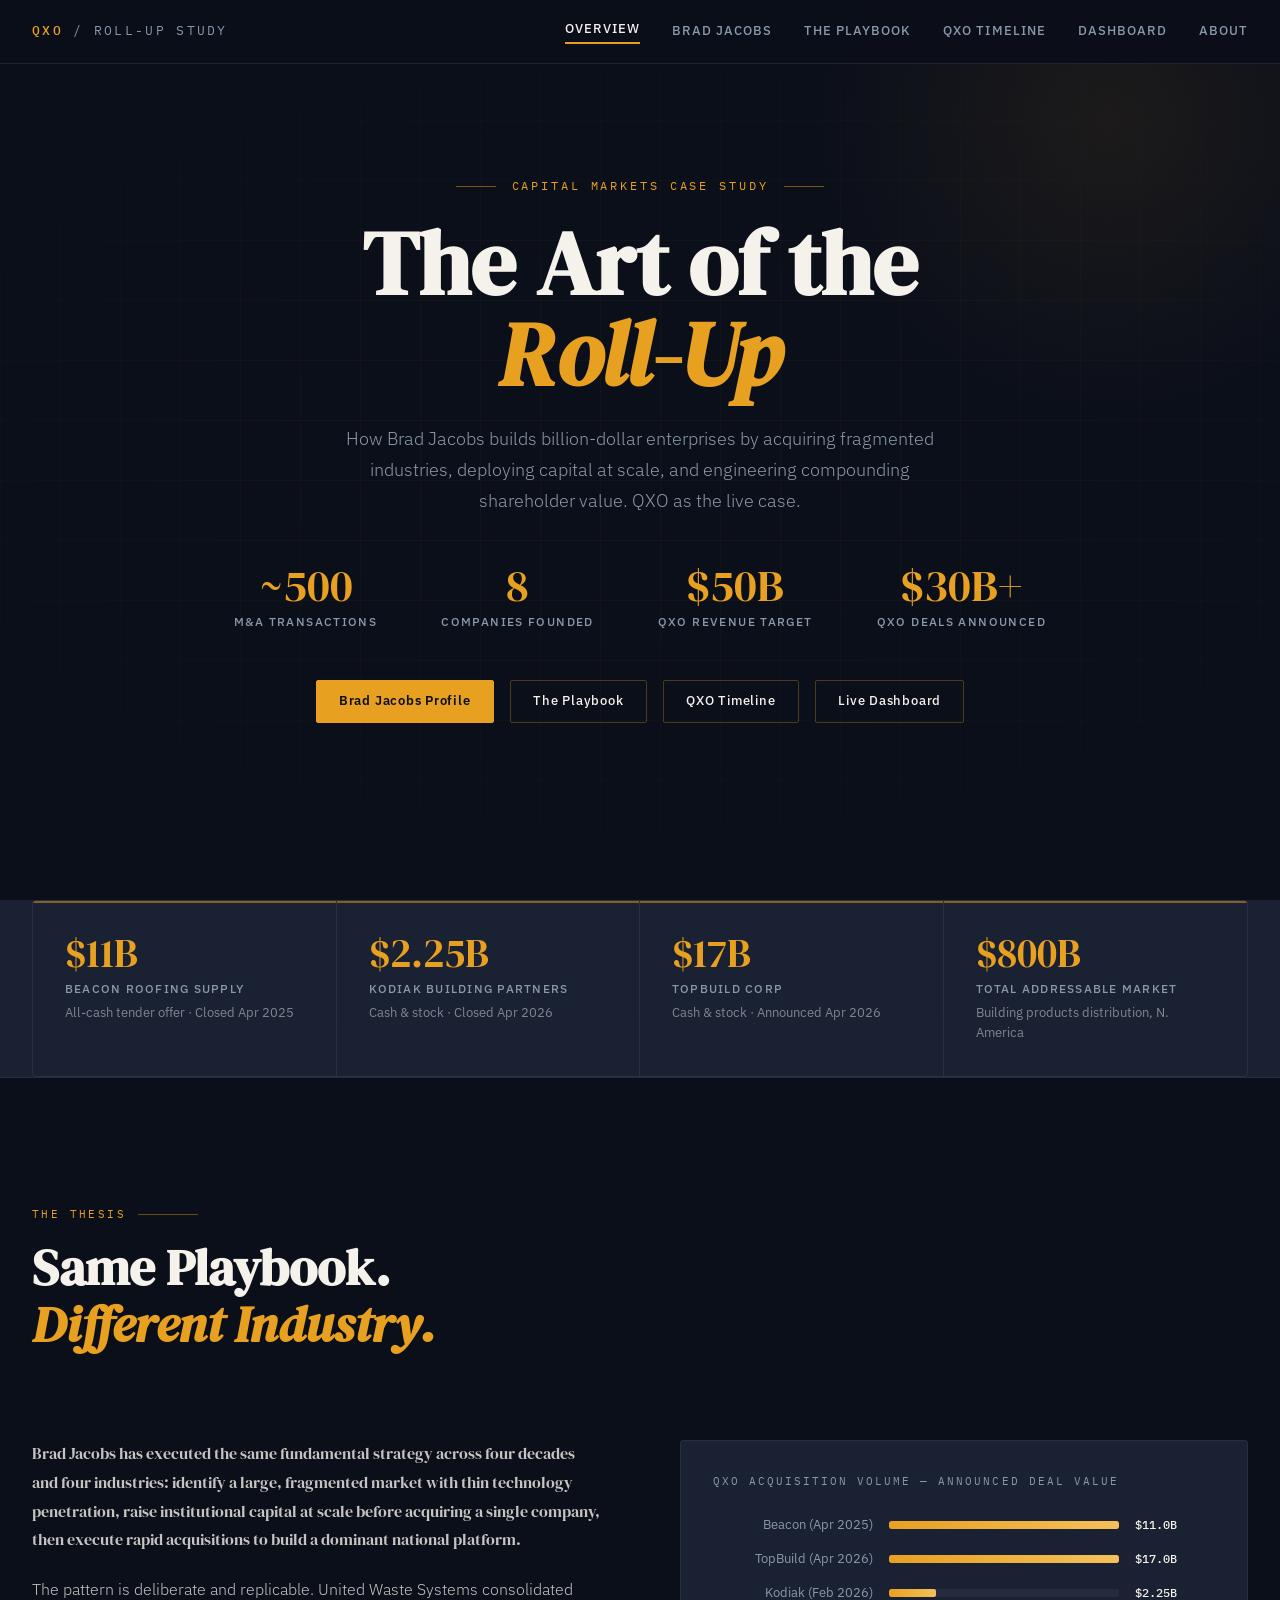
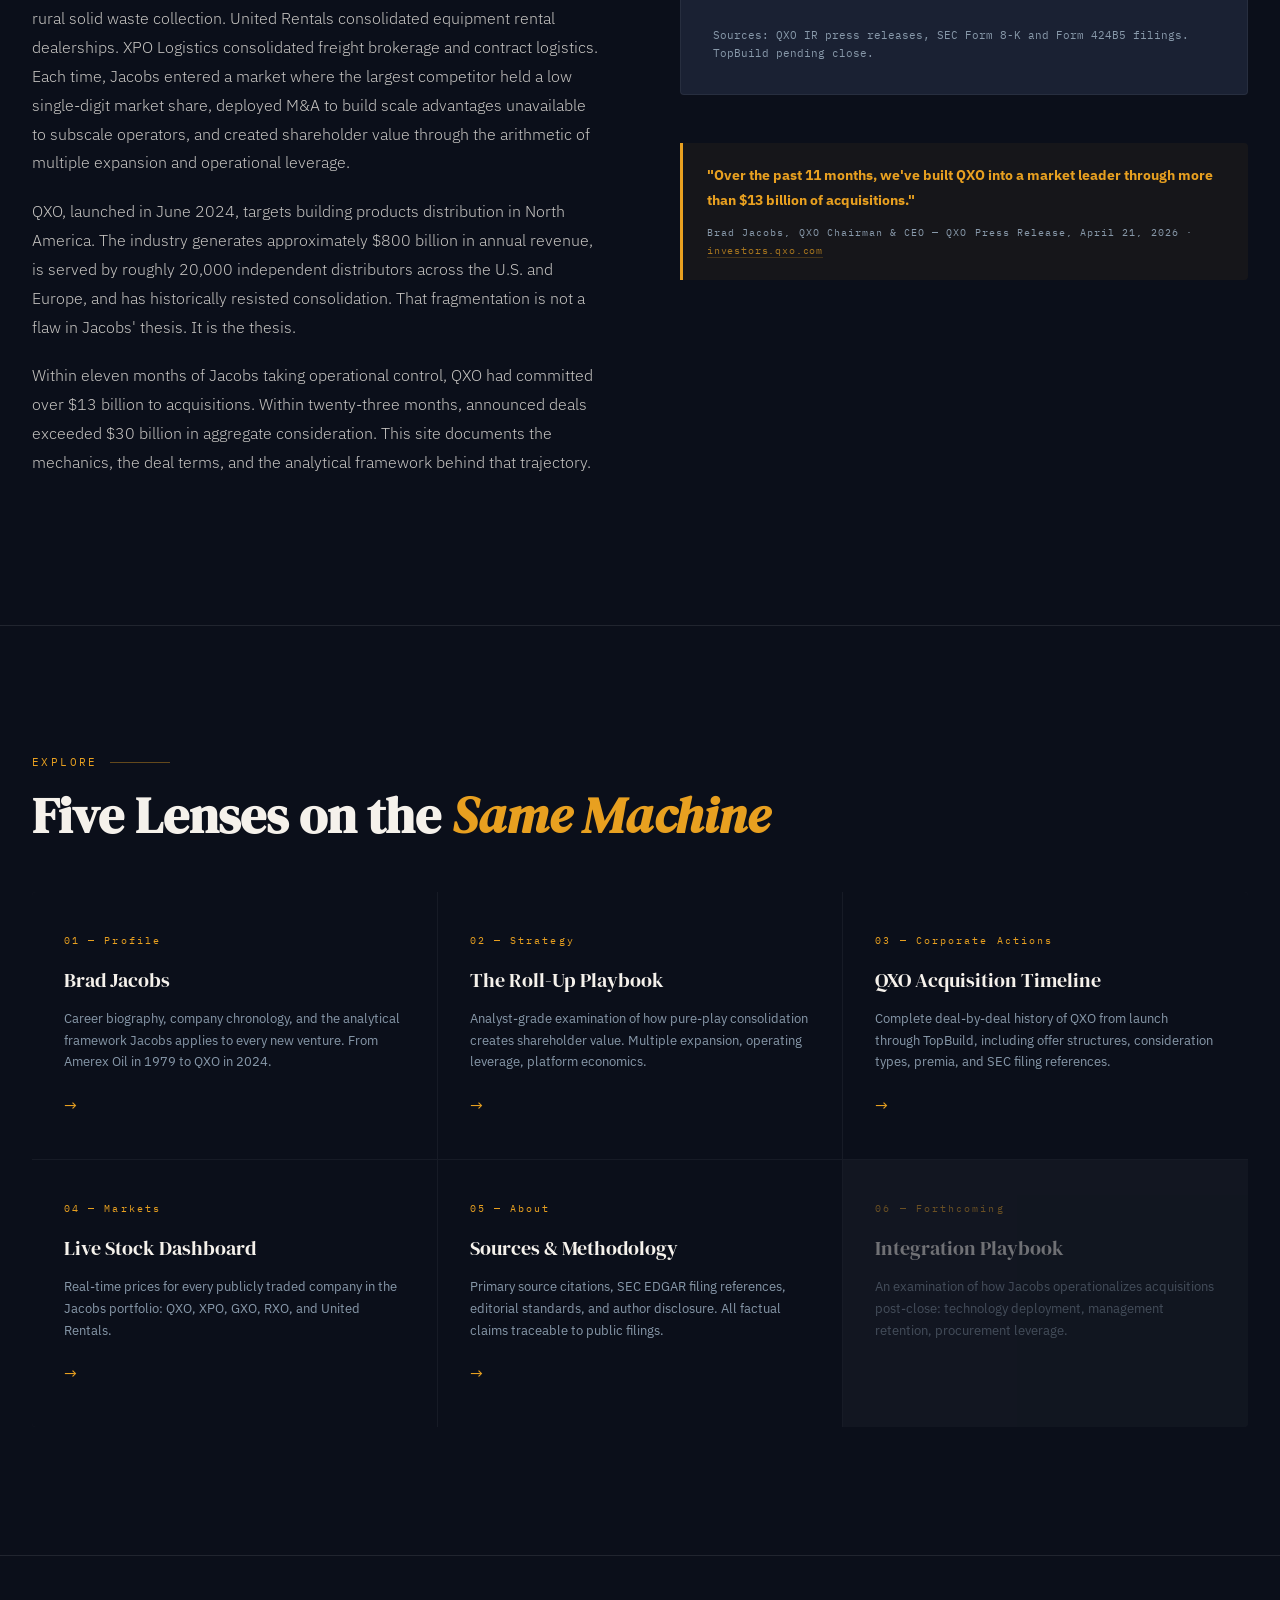
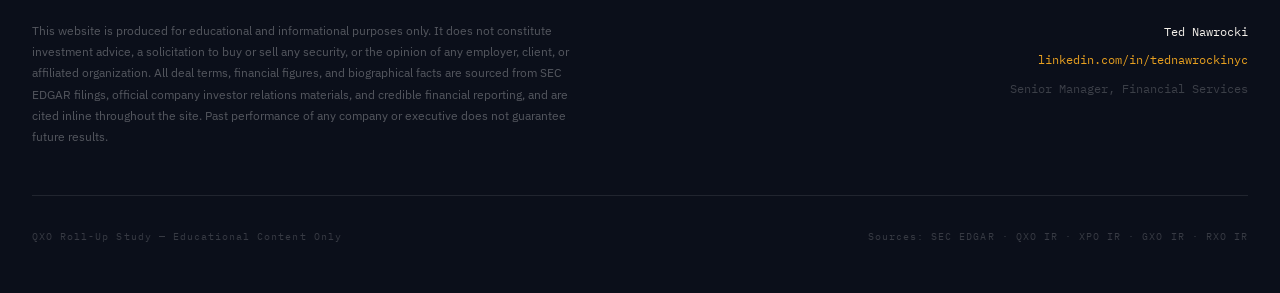
<file: index.html>
<!DOCTYPE html>
<html lang="en">
<head>
  <meta charset="UTF-8" />
  <meta name="viewport" content="width=device-width, initial-scale=1.0" />
  <title>QXO Roll-Up Study | The Brad Jacobs Playbook</title>
  <meta name="description" content="An analyst-grade examination of Brad Jacobs' roll-up acquisition strategy using QXO as a live case study. Sourced from SEC filings and official investor relations materials." />
  <link rel="stylesheet" href="assets/css/style.css" />
  <style>
    .overview-lede {
      font-family: var(--serif);
      font-size: clamp(1.1rem, 2.5vw, 1.4rem);
      color: var(--linen);
      line-height: 1.65;
      font-weight: 400;
      margin-bottom: 2rem;
    }
    .kpi-strip {
      display: grid;
      grid-template-columns: repeat(4, 1fr);
      gap: 0;
      border: 1px solid rgba(255,255,255,0.07);
      border-radius: 4px;
      overflow: hidden;
    }
    .kpi-cell {
      padding: 2rem;
      border-right: 1px solid rgba(255,255,255,0.07);
      position: relative;
    }
    .kpi-cell:last-child { border-right: none; }
    .kpi-cell::after {
      content: '';
      position: absolute;
      top: 0; left: 0; right: 0;
      height: 2px;
      background: var(--amber);
      opacity: 0.5;
    }
    .nav-feature-grid {
      display: grid;
      grid-template-columns: repeat(3, 1fr);
      gap: 1px;
      background: rgba(255,255,255,0.05);
      border-radius: 4px;
      overflow: hidden;
    }
    .nav-feature {
      background: var(--ink);
      padding: 2.5rem 2rem;
      transition: background 0.25s;
      cursor: pointer;
      text-decoration: none;
      display: block;
    }
    .nav-feature:hover { background: var(--ink-mid); }
    .nav-feature-num {
      font-family: var(--mono);
      font-size: 0.65rem;
      letter-spacing: 0.2em;
      color: var(--amber);
      margin-bottom: 1rem;
    }
    .nav-feature-title {
      font-family: var(--serif);
      font-size: 1.25rem;
      color: var(--linen);
      margin-bottom: 0.75rem;
    }
    .nav-feature-desc {
      font-size: 0.82rem;
      color: var(--muted);
      line-height: 1.65;
    }
    .nav-feature-arrow {
      display: inline-block;
      color: var(--amber);
      margin-top: 1.25rem;
      font-size: 1rem;
      transition: transform 0.2s;
    }
    .nav-feature:hover .nav-feature-arrow { transform: translateX(4px); }
    @media (max-width: 900px) {
      .kpi-strip { grid-template-columns: 1fr 1fr; }
      .kpi-cell:nth-child(2) { border-right: none; }
      .kpi-cell:nth-child(1), .kpi-cell:nth-child(2) { border-bottom: 1px solid rgba(255,255,255,0.07); }
      .nav-feature-grid { grid-template-columns: 1fr; }
    }
    @media (max-width: 600px) {
      .kpi-strip { grid-template-columns: 1fr 1fr; }
    }
  </style>
</head>
<body>

<div id="nav-target"></div>

<!-- HERO -->
<section class="hero">
  <div class="hero-grid-bg"></div>
  <div class="hero-accent"></div>
  <div class="hero-content">
    <div class="hero-eyebrow">Capital Markets Case Study</div>
    <h1 class="hero-title">
      The Art of the<br><em>Roll-Up</em>
    </h1>
    <p class="hero-subtitle">
      How Brad Jacobs builds billion-dollar enterprises by acquiring fragmented industries, deploying capital at scale, and engineering compounding shareholder value. QXO as the live case.
    </p>
    <div class="hero-stats">
      <div>
        <div class="hero-stat-n">~500</div>
        <div class="hero-stat-l">M&amp;A Transactions</div>
      </div>
      <div>
        <div class="hero-stat-n">8</div>
        <div class="hero-stat-l">Companies Founded</div>
      </div>
      <div>
        <div class="hero-stat-n">$50B</div>
        <div class="hero-stat-l">QXO Revenue Target</div>
      </div>
      <div>
        <div class="hero-stat-n">$30B+</div>
        <div class="hero-stat-l">QXO Deals Announced</div>
      </div>
    </div>
    <div class="hero-nav-pills">
      <a href="pages/jacobs.html" class="pill pill-primary">Brad Jacobs Profile</a>
      <a href="pages/rollup.html" class="pill">The Playbook</a>
      <a href="pages/timeline.html" class="pill">QXO Timeline</a>
      <a href="pages/dashboard.html" class="pill">Live Dashboard</a>
    </div>
  </div>
</section>

<!-- KPI STRIP -->
<div style="background: var(--ink-mid); border-bottom: 1px solid rgba(255,255,255,0.05);">
  <div style="max-width: var(--max-w); margin: 0 auto; padding: 0 2rem;">
    <div class="kpi-strip">
      <div class="kpi-cell fade-up" data-delay="0">
        <div class="stat-num">$11B</div>
        <div class="stat-label">Beacon Roofing Supply</div>
        <div class="stat-note">All-cash tender offer · Closed Apr 2025</div>
      </div>
      <div class="kpi-cell fade-up" data-delay="1">
        <div class="stat-num">$2.25B</div>
        <div class="stat-label">Kodiak Building Partners</div>
        <div class="stat-note">Cash &amp; stock · Closed Apr 2026</div>
      </div>
      <div class="kpi-cell fade-up" data-delay="2">
        <div class="stat-num">$17B</div>
        <div class="stat-label">TopBuild Corp</div>
        <div class="stat-note">Cash &amp; stock · Announced Apr 2026</div>
      </div>
      <div class="kpi-cell fade-up" data-delay="3">
        <div class="stat-num">$800B</div>
        <div class="stat-label">Total Addressable Market</div>
        <div class="stat-note">Building products distribution, N. America</div>
      </div>
    </div>
  </div>
</div>

<!-- OVERVIEW TEXT -->
<div class="s-8"></div>
<div class="page-wrap fade-up">
  <div class="section-label">The Thesis</div>
  <h2 class="section-title">Same Playbook.<br><em>Different Industry.</em></h2>
</div>

<div class="s-4"></div>
<div class="page-wrap">
  <div class="grid-2" style="gap: 5rem; align-items: start;">
    <div class="fade-up prose">
      <p class="overview-lede">
        Brad Jacobs has executed the same fundamental strategy across four decades and four industries: identify a large, fragmented market with thin technology penetration, raise institutional capital at scale before acquiring a single company, then execute rapid acquisitions to build a dominant national platform.
      </p>
      <p>
        The pattern is deliberate and replicable. United Waste Systems consolidated rural solid waste collection. United Rentals consolidated equipment rental dealerships. XPO Logistics consolidated freight brokerage and contract logistics. Each time, Jacobs entered a market where the largest competitor held a low single-digit market share, deployed M&amp;A to build scale advantages unavailable to subscale operators, and created shareholder value through the arithmetic of multiple expansion and operational leverage.
      </p>
      <p>
        QXO, launched in June 2024, targets building products distribution in North America. The industry generates approximately $800 billion in annual revenue, is served by roughly 20,000 independent distributors across the U.S. and Europe, and has historically resisted consolidation. That fragmentation is not a flaw in Jacobs' thesis. It is the thesis.
      </p>
      <p>
        Within eleven months of Jacobs taking operational control, QXO had committed over $13 billion to acquisitions. Within twenty-three months, announced deals exceeded $30 billion in aggregate consideration. This site documents the mechanics, the deal terms, and the analytical framework behind that trajectory.
      </p>
    </div>
    <div>
      <div class="chart-container fade-up" data-delay="1">
        <div class="chart-title">QXO Acquisition Volume &mdash; Announced Deal Value</div>
        <div class="bar-chart">
          <div class="bar-row">
            <div class="bar-label">Beacon (Apr 2025)</div>
            <div class="bar-track"><div class="bar-fill" style="width:100%; animation-delay:0.1s"></div></div>
            <div class="bar-val">$11.0B</div>
          </div>
          <div class="bar-row">
            <div class="bar-label">TopBuild (Apr 2026)</div>
            <div class="bar-track"><div class="bar-fill" style="width:100%; animation-delay:0.2s"></div></div>
            <div class="bar-val">$17.0B</div>
          </div>
          <div class="bar-row">
            <div class="bar-label">Kodiak (Feb 2026)</div>
            <div class="bar-track"><div class="bar-fill" style="width:20.5%; animation-delay:0.3s"></div></div>
            <div class="bar-val">$2.25B</div>
          </div>
        </div>
        <div style="margin-top:1.5rem; font-size:0.68rem; color:var(--muted); font-family:var(--mono);">
          Sources: QXO IR press releases, SEC Form 8-K and Form 424B5 filings. TopBuild pending close.
        </div>
      </div>

      <div class="s-3"></div>

      <div class="callout fade-up" data-delay="2">
        <strong>"Over the past 11 months, we've built QXO into a market leader through more than $13 billion of acquisitions."</strong>
        <span class="callout-cite">Brad Jacobs, QXO Chairman &amp; CEO &mdash; QXO Press Release, April 21, 2026 &middot; <a class="source-link" href="https://investors.qxo.com/news/news-details/2026/QXO-to-Acquire-TopBuild-for-17-Billion/default.aspx" target="_blank" rel="noopener">investors.qxo.com</a></span>
      </div>
    </div>
  </div>
</div>

<div class="s-8"></div>
<hr class="rule" />
<div class="s-8"></div>

<!-- NAV FEATURE GRID -->
<div class="page-wrap">
  <div class="section-label">Explore</div>
  <h2 class="section-title mb-3">Five Lenses on the <em>Same Machine</em></h2>
  <div class="nav-feature-grid">
    <a href="pages/jacobs.html" class="nav-feature fade-up" data-delay="0">
      <div class="nav-feature-num">01 &mdash; Profile</div>
      <div class="nav-feature-title">Brad Jacobs</div>
      <div class="nav-feature-desc">Career biography, company chronology, and the analytical framework Jacobs applies to every new venture. From Amerex Oil in 1979 to QXO in 2024.</div>
      <span class="nav-feature-arrow">&#8594;</span>
    </a>
    <a href="pages/rollup.html" class="nav-feature fade-up" data-delay="1">
      <div class="nav-feature-num">02 &mdash; Strategy</div>
      <div class="nav-feature-title">The Roll-Up Playbook</div>
      <div class="nav-feature-desc">Analyst-grade examination of how pure-play consolidation creates shareholder value. Multiple expansion, operating leverage, platform economics.</div>
      <span class="nav-feature-arrow">&#8594;</span>
    </a>
    <a href="pages/timeline.html" class="nav-feature fade-up" data-delay="2">
      <div class="nav-feature-num">03 &mdash; Corporate Actions</div>
      <div class="nav-feature-title">QXO Acquisition Timeline</div>
      <div class="nav-feature-desc">Complete deal-by-deal history of QXO from launch through TopBuild, including offer structures, consideration types, premia, and SEC filing references.</div>
      <span class="nav-feature-arrow">&#8594;</span>
    </a>
    <a href="pages/dashboard.html" class="nav-feature fade-up" data-delay="3">
      <div class="nav-feature-num">04 &mdash; Markets</div>
      <div class="nav-feature-title">Live Stock Dashboard</div>
      <div class="nav-feature-desc">Real-time prices for every publicly traded company in the Jacobs portfolio: QXO, XPO, GXO, RXO, and United Rentals.</div>
      <span class="nav-feature-arrow">&#8594;</span>
    </a>
    <a href="pages/about.html" class="nav-feature fade-up" data-delay="4">
      <div class="nav-feature-num">05 &mdash; About</div>
      <div class="nav-feature-title">Sources &amp; Methodology</div>
      <div class="nav-feature-desc">Primary source citations, SEC EDGAR filing references, editorial standards, and author disclosure. All factual claims traceable to public filings.</div>
      <span class="nav-feature-arrow">&#8594;</span>
    </a>
    <div class="nav-feature" style="cursor:default; opacity:0.4;">
      <div class="nav-feature-num">06 &mdash; Forthcoming</div>
      <div class="nav-feature-title">Integration Playbook</div>
      <div class="nav-feature-desc">An examination of how Jacobs operationalizes acquisitions post-close: technology deployment, management retention, procurement leverage.</div>
    </div>
  </div>
</div>

<div class="s-8"></div>

<div id="footer-target"></div>
<script src="assets/js/nav.js"></script>
<script src="assets/js/main.js"></script>
</body>
</html>
</file>
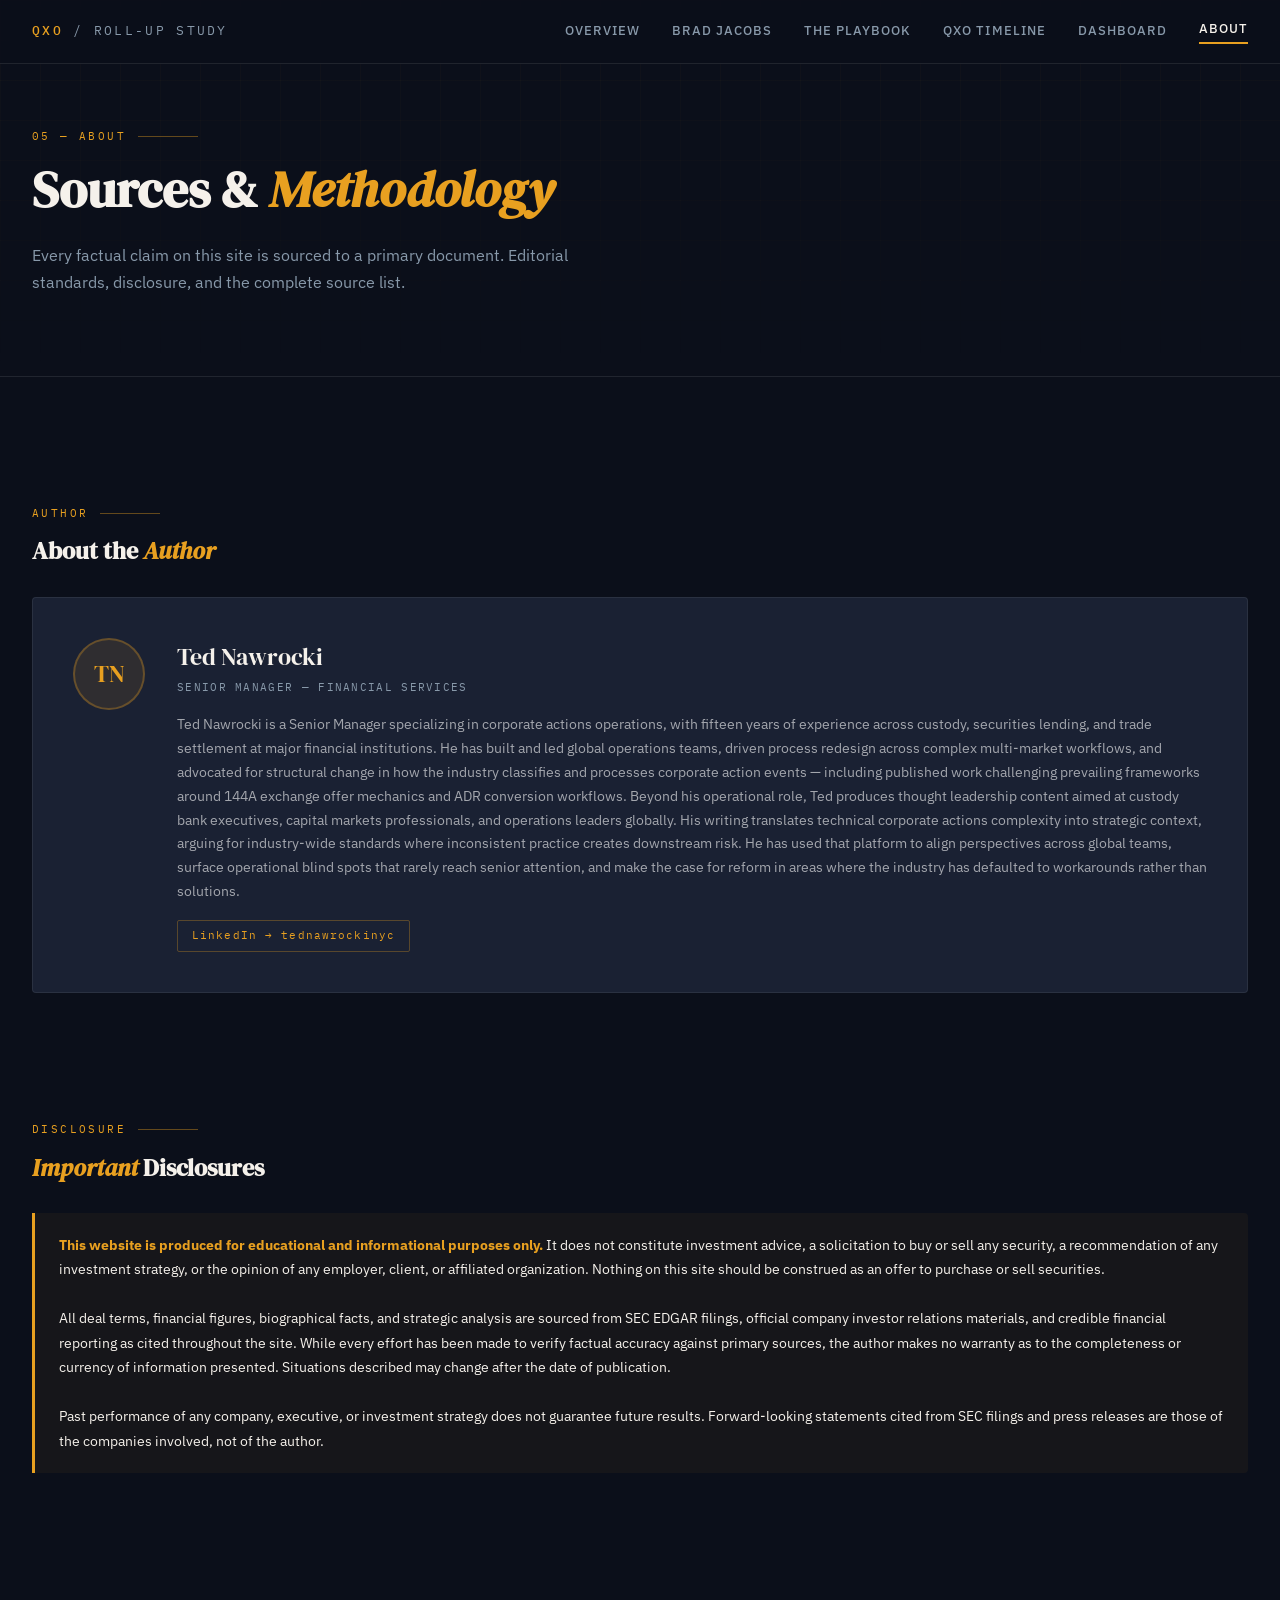
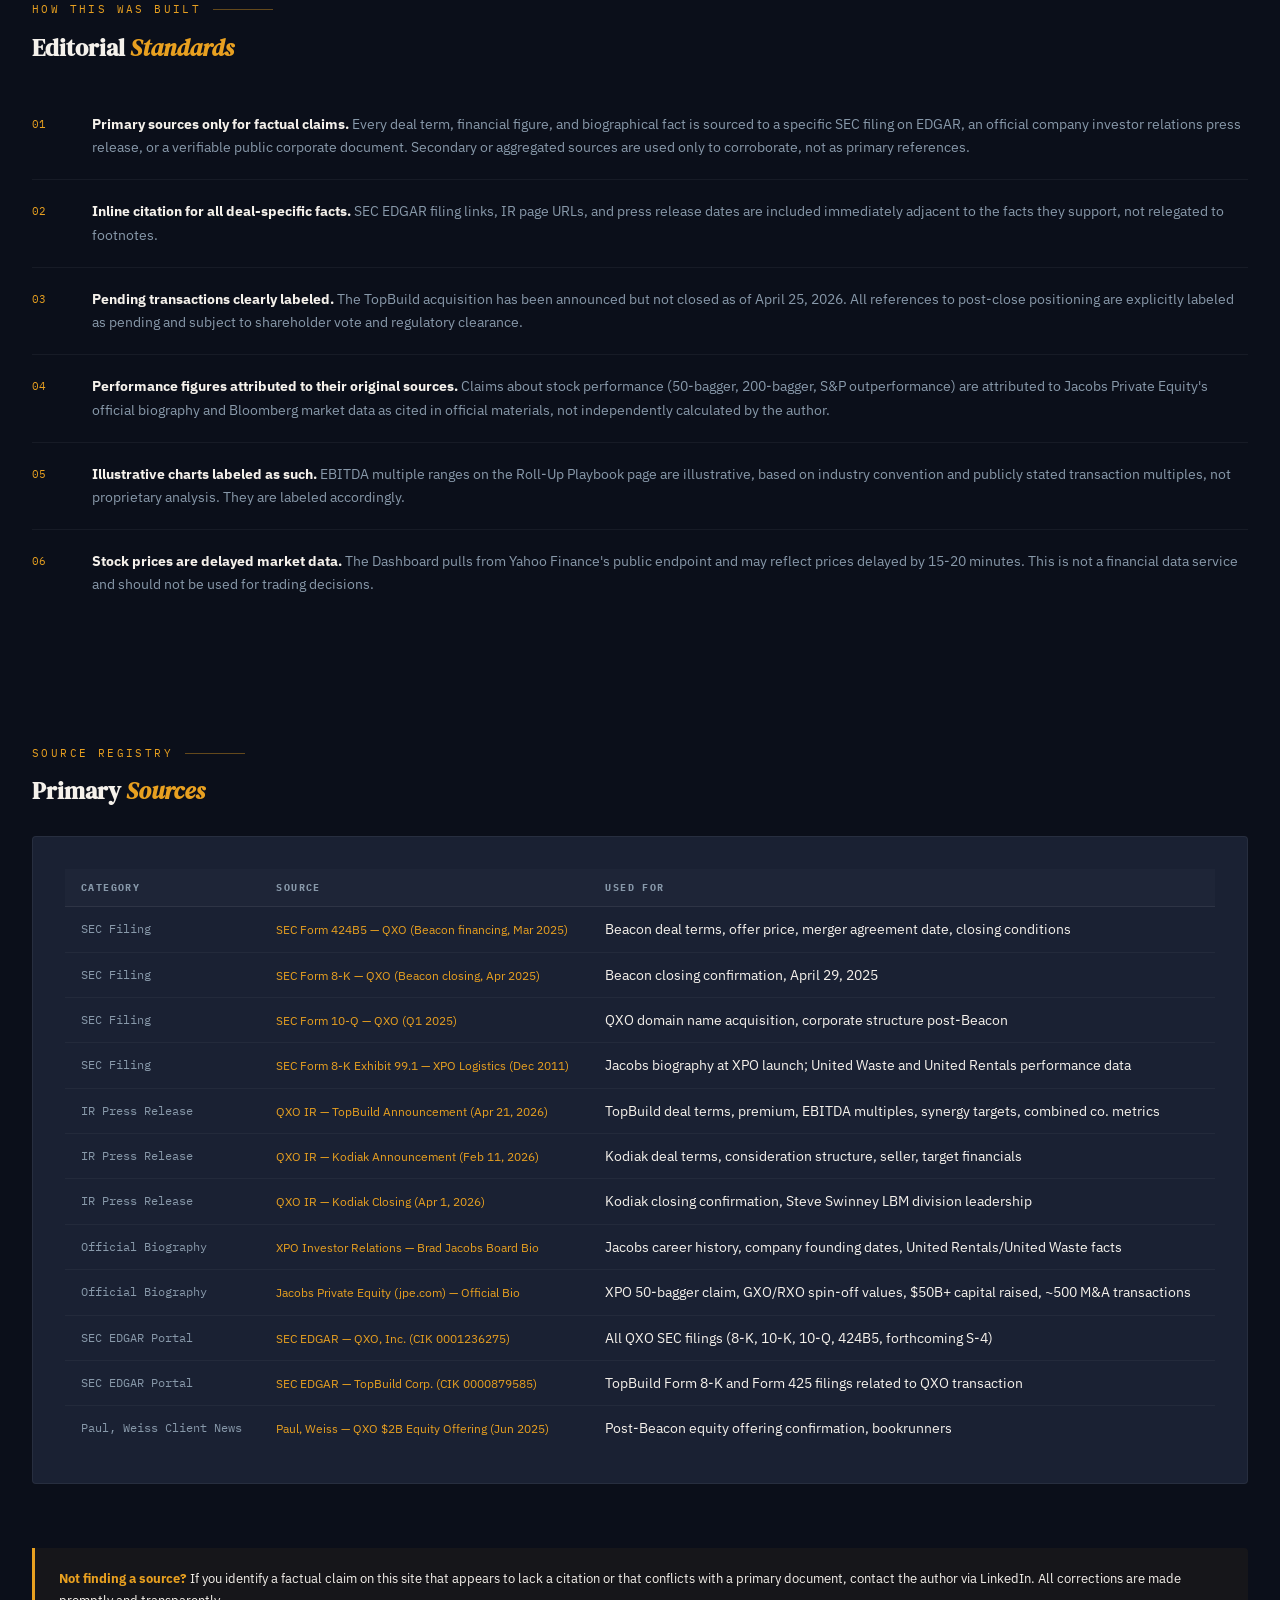
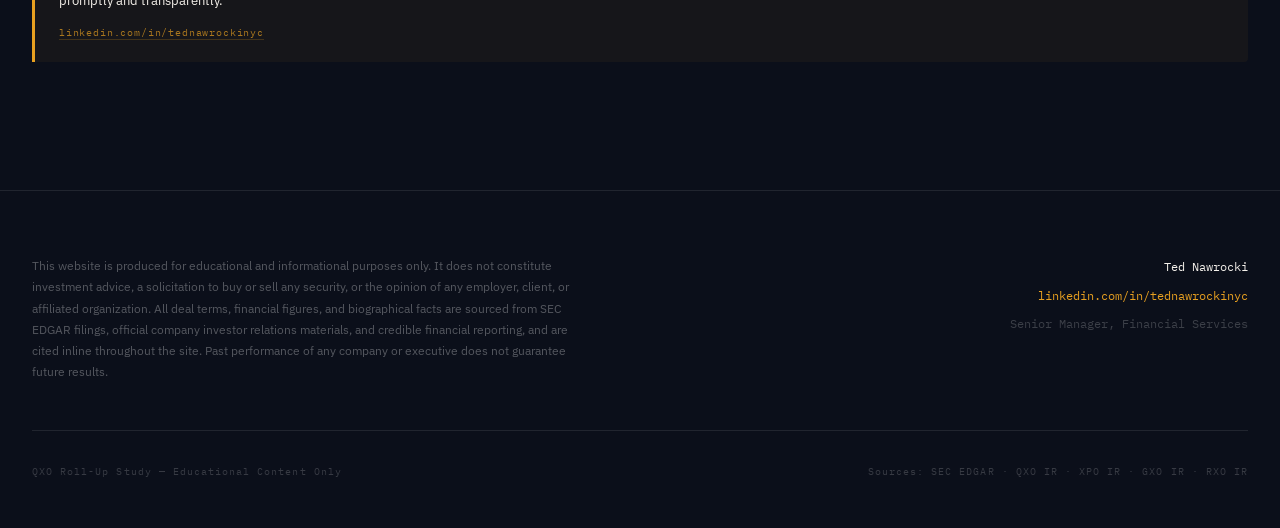
<file: pages/about.html>
<!DOCTYPE html>
<html lang="en">
<head>
  <meta charset="UTF-8" />
  <meta name="viewport" content="width=device-width, initial-scale=1.0" />
  <title>About &mdash; Sources &amp; Methodology | QXO Roll-Up Study</title>
  <meta name="description" content="Primary source citations, SEC EDGAR filing references, editorial standards, and author disclosure for the QXO Roll-Up Study." />
  <link rel="stylesheet" href="../assets/css/style.css" />
  <style>
    .source-table { width: 100%; border-collapse: collapse; font-size: 0.85rem; }
    .source-table th {
      font-family: var(--mono);
      font-size: 0.62rem;
      letter-spacing: 0.14em;
      text-transform: uppercase;
      color: var(--muted);
      text-align: left;
      padding: 0.65rem 1rem;
      border-bottom: 1px solid rgba(255,255,255,0.07);
      background: rgba(255,255,255,0.02);
    }
    .source-table td {
      padding: 0.75rem 1rem;
      border-bottom: 1px solid rgba(255,255,255,0.04);
      color: var(--linen);
      vertical-align: top;
      line-height: 1.5;
    }
    .source-table tr:last-child td { border-bottom: none; }
    .source-table td:first-child { color: var(--muted); font-family: var(--mono); font-size: 0.78rem; white-space: nowrap; }
    .source-table a { color: var(--amber); font-size: 0.78rem; }
    .author-card {
      background: var(--ink-mid);
      border: 1px solid rgba(255,255,255,0.07);
      border-radius: 4px;
      padding: 2.5rem;
      display: grid;
      grid-template-columns: auto 1fr;
      gap: 2rem;
      align-items: start;
    }
    .author-avatar {
      width: 72px;
      height: 72px;
      border-radius: 50%;
      background: rgba(232,160,32,0.1);
      border: 2px solid rgba(232,160,32,0.3);
      display: flex;
      align-items: center;
      justify-content: center;
      flex-shrink: 0;
    }
    .author-initials {
      font-family: var(--serif);
      font-size: 1.5rem;
      color: var(--amber);
    }
    .author-name {
      font-family: var(--serif);
      font-size: 1.5rem;
      color: var(--linen);
      margin-bottom: 0.2rem;
    }
    .author-title {
      font-family: var(--mono);
      font-size: 0.68rem;
      letter-spacing: 0.12em;
      color: var(--muted);
      text-transform: uppercase;
      margin-bottom: 1rem;
    }
    .author-bio {
      font-size: 0.88rem;
      color: rgba(255,255,255,0.6);
      line-height: 1.7;
      margin-bottom: 1rem;
    }
    .author-link {
      display: inline-flex;
      align-items: center;
      gap: 0.4rem;
      font-family: var(--mono);
      font-size: 0.7rem;
      letter-spacing: 0.1em;
      color: var(--amber);
      border: 1px solid rgba(232,160,32,0.3);
      padding: 6px 14px;
      border-radius: 2px;
      transition: background 0.2s;
    }
    .author-link:hover { background: rgba(232,160,32,0.1); }
    .principles-list { display: flex; flex-direction: column; gap: 0; }
    .principle-item {
      display: grid;
      grid-template-columns: 40px 1fr;
      gap: 1.25rem;
      padding: 1.25rem 0;
      border-bottom: 1px solid rgba(255,255,255,0.05);
      align-items: start;
    }
    .principle-item:last-child { border-bottom: none; }
    .principle-num {
      font-family: var(--mono);
      font-size: 0.68rem;
      color: var(--amber);
      padding-top: 3px;
    }
    .principle-body {
      font-size: 0.88rem;
      color: var(--muted);
      line-height: 1.65;
    }
    .principle-body strong { color: var(--linen); }
    @media (max-width: 600px) {
      .author-card { grid-template-columns: 1fr; }
    }
  </style>
</head>
<body>

<div id="nav-target"></div>

<div class="page-hero">
  <div class="page-hero-grid"></div>
  <div class="page-hero-inner">
    <div class="section-label">05 &mdash; About</div>
    <h1 class="section-title">Sources &amp; <em>Methodology</em></h1>
    <p style="font-size:1rem; color:var(--muted); max-width:600px; line-height:1.7;">
      Every factual claim on this site is sourced to a primary document. Editorial standards, disclosure, and the complete source list.
    </p>
  </div>
</div>

<div class="s-8"></div>

<div class="page-wrap">

  <!-- AUTHOR -->
  <div class="section-label">Author</div>
  <h2 class="section-title" style="font-size:1.5rem; margin-bottom:2rem;">About the <em>Author</em></h2>

  <div class="author-card fade-up">
    <div class="author-avatar">
      <span class="author-initials">TN</span>
    </div>
    <div>
      <div class="author-name">Ted Nawrocki</div>
      <div class="author-title">Senior Manager &mdash; Financial Services</div>
      <p class="author-bio">
        Ted Nawrocki is a Senior Manager specializing in corporate actions operations, with fifteen years of experience across custody, securities lending, and trade settlement at major financial institutions. He has built and led global operations teams, driven process redesign across complex multi-market workflows, and advocated for structural change in how the industry classifies and processes corporate action events — including published work challenging prevailing frameworks around 144A exchange offer mechanics and ADR conversion workflows.
Beyond his operational role, Ted produces thought leadership content aimed at custody bank executives, capital markets professionals, and operations leaders globally. His writing translates technical corporate actions complexity into strategic context, arguing for industry-wide standards where inconsistent practice creates downstream risk. He has used that platform to align perspectives across global teams, surface operational blind spots that rarely reach senior attention, and make the case for reform in areas where the industry has defaulted to workarounds rather than solutions.
      </p>
      <a class="author-link" href="https://linkedin.com/in/tednawrockinyc/" target="_blank" rel="noopener">
        LinkedIn &rarr; tednawrockinyc
      </a>
    </div>
  </div>

  <div class="s-8"></div>

  <!-- DISCLAIMER -->
  <div class="section-label">Disclosure</div>
  <h2 class="section-title" style="font-size:1.5rem; margin-bottom:2rem;"><em>Important</em> Disclosures</h2>

  <div class="callout fade-up">
    <strong>This website is produced for educational and informational purposes only.</strong> It does not constitute investment advice, a solicitation to buy or sell any security, a recommendation of any investment strategy, or the opinion of any employer, client, or affiliated organization. Nothing on this site should be construed as an offer to purchase or sell securities.
    <br><br>
    All deal terms, financial figures, biographical facts, and strategic analysis are sourced from SEC EDGAR filings, official company investor relations materials, and credible financial reporting as cited throughout the site. While every effort has been made to verify factual accuracy against primary sources, the author makes no warranty as to the completeness or currency of information presented. Situations described may change after the date of publication.
    <br><br>
    Past performance of any company, executive, or investment strategy does not guarantee future results. Forward-looking statements cited from SEC filings and press releases are those of the companies involved, not of the author.
  </div>

  <div class="s-8"></div>

  <!-- EDITORIAL STANDARDS -->
  <div class="section-label">How This Was Built</div>
  <h2 class="section-title" style="font-size:1.5rem; margin-bottom:2rem;">Editorial <em>Standards</em></h2>

  <div class="principles-list fade-up">
    <div class="principle-item">
      <div class="principle-num">01</div>
      <div class="principle-body"><strong>Primary sources only for factual claims.</strong> Every deal term, financial figure, and biographical fact is sourced to a specific SEC filing on EDGAR, an official company investor relations press release, or a verifiable public corporate document. Secondary or aggregated sources are used only to corroborate, not as primary references.</div>
    </div>
    <div class="principle-item">
      <div class="principle-num">02</div>
      <div class="principle-body"><strong>Inline citation for all deal-specific facts.</strong> SEC EDGAR filing links, IR page URLs, and press release dates are included immediately adjacent to the facts they support, not relegated to footnotes.</div>
    </div>
    <div class="principle-item">
      <div class="principle-num">03</div>
      <div class="principle-body"><strong>Pending transactions clearly labeled.</strong> The TopBuild acquisition has been announced but not closed as of April 25, 2026. All references to post-close positioning are explicitly labeled as pending and subject to shareholder vote and regulatory clearance.</div>
    </div>
    <div class="principle-item">
      <div class="principle-num">04</div>
      <div class="principle-body"><strong>Performance figures attributed to their original sources.</strong> Claims about stock performance (50-bagger, 200-bagger, S&amp;P outperformance) are attributed to Jacobs Private Equity's official biography and Bloomberg market data as cited in official materials, not independently calculated by the author.</div>
    </div>
    <div class="principle-item">
      <div class="principle-num">05</div>
      <div class="principle-body"><strong>Illustrative charts labeled as such.</strong> EBITDA multiple ranges on the Roll-Up Playbook page are illustrative, based on industry convention and publicly stated transaction multiples, not proprietary analysis. They are labeled accordingly.</div>
    </div>
    <div class="principle-item">
      <div class="principle-num">06</div>
      <div class="principle-body"><strong>Stock prices are delayed market data.</strong> The Dashboard pulls from Yahoo Finance's public endpoint and may reflect prices delayed by 15-20 minutes. This is not a financial data service and should not be used for trading decisions.</div>
    </div>
  </div>

  <div class="s-8"></div>

  <!-- PRIMARY SOURCES TABLE -->
  <div class="section-label">Source Registry</div>
  <h2 class="section-title" style="font-size:1.5rem; margin-bottom:2rem;">Primary <em>Sources</em></h2>

  <div class="chart-container fade-up">
    <table class="source-table">
      <thead>
        <tr>
          <th>Category</th>
          <th>Source</th>
          <th>Used For</th>
        </tr>
      </thead>
      <tbody>
        <tr>
          <td>SEC Filing</td>
          <td><a href="https://www.sec.gov/Archives/edgar/data/0001236275/000114036125014598/ny20045603x12_424b5.htm" target="_blank" rel="noopener">SEC Form 424B5 &mdash; QXO (Beacon financing, Mar 2025)</a></td>
          <td>Beacon deal terms, offer price, merger agreement date, closing conditions</td>
        </tr>
        <tr>
          <td>SEC Filing</td>
          <td><a href="https://www.sec.gov/Archives/edgar/data/0001236275/000110465925051003/tm2515522d1_8k.htm" target="_blank" rel="noopener">SEC Form 8-K &mdash; QXO (Beacon closing, Apr 2025)</a></td>
          <td>Beacon closing confirmation, April 29, 2025</td>
        </tr>
        <tr>
          <td>SEC Filing</td>
          <td><a href="https://www.sec.gov/Archives/edgar/data/1236275/000162828025023834/qxo-20250331.htm" target="_blank" rel="noopener">SEC Form 10-Q &mdash; QXO (Q1 2025)</a></td>
          <td>QXO domain name acquisition, corporate structure post-Beacon</td>
        </tr>
        <tr>
          <td>SEC Filing</td>
          <td><a href="https://www.sec.gov/Archives/edgar/data/0001166003/000119312511323792/d259444dex991.htm" target="_blank" rel="noopener">SEC Form 8-K Exhibit 99.1 &mdash; XPO Logistics (Dec 2011)</a></td>
          <td>Jacobs biography at XPO launch; United Waste and United Rentals performance data</td>
        </tr>
        <tr>
          <td>IR Press Release</td>
          <td><a href="https://investors.qxo.com/news/news-details/2026/QXO-to-Acquire-TopBuild-for-17-Billion/default.aspx" target="_blank" rel="noopener">QXO IR &mdash; TopBuild Announcement (Apr 21, 2026)</a></td>
          <td>TopBuild deal terms, premium, EBITDA multiples, synergy targets, combined co. metrics</td>
        </tr>
        <tr>
          <td>IR Press Release</td>
          <td><a href="https://investors.qxo.com/news/news-details/2026/QXO-to-Buy-Kodiak-Building-Partners-for-2-25-Billion/default.aspx" target="_blank" rel="noopener">QXO IR &mdash; Kodiak Announcement (Feb 11, 2026)</a></td>
          <td>Kodiak deal terms, consideration structure, seller, target financials</td>
        </tr>
        <tr>
          <td>IR Press Release</td>
          <td><a href="https://investors.qxo.com/news/news-details/2026/QXO-Completes-Acquisition-of-Kodiak-Building-Partners/default.aspx" target="_blank" rel="noopener">QXO IR &mdash; Kodiak Closing (Apr 1, 2026)</a></td>
          <td>Kodiak closing confirmation, Steve Swinney LBM division leadership</td>
        </tr>
        <tr>
          <td>Official Biography</td>
          <td><a href="https://investors.xpo.com/board-member/bradley-jacobs" target="_blank" rel="noopener">XPO Investor Relations &mdash; Brad Jacobs Board Bio</a></td>
          <td>Jacobs career history, company founding dates, United Rentals/United Waste facts</td>
        </tr>
        <tr>
          <td>Official Biography</td>
          <td><a href="https://www.jpe.com/" target="_blank" rel="noopener">Jacobs Private Equity (jpe.com) &mdash; Official Bio</a></td>
          <td>XPO 50-bagger claim, GXO/RXO spin-off values, $50B+ capital raised, ~500 M&amp;A transactions</td>
        </tr>
        <tr>
          <td>SEC EDGAR Portal</td>
          <td><a href="https://www.sec.gov/cgi-bin/browse-edgar?action=getcompany&CIK=0001236275&type=&dateb=&owner=include&count=40" target="_blank" rel="noopener">SEC EDGAR &mdash; QXO, Inc. (CIK 0001236275)</a></td>
          <td>All QXO SEC filings (8-K, 10-K, 10-Q, 424B5, forthcoming S-4)</td>
        </tr>
        <tr>
          <td>SEC EDGAR Portal</td>
          <td><a href="https://www.sec.gov/cgi-bin/browse-edgar?action=getcompany&CIK=0000879585&type=&dateb=&owner=include&count=40" target="_blank" rel="noopener">SEC EDGAR &mdash; TopBuild Corp. (CIK 0000879585)</a></td>
          <td>TopBuild Form 8-K and Form 425 filings related to QXO transaction</td>
        </tr>
        <tr>
          <td>Paul, Weiss Client News</td>
          <td><a href="https://www.paulweiss.com/insights/client-news/qxo-raises-2-billion-in-public-offering-of-common-stock" target="_blank" rel="noopener">Paul, Weiss &mdash; QXO $2B Equity Offering (Jun 2025)</a></td>
          <td>Post-Beacon equity offering confirmation, bookrunners</td>
        </tr>
      </tbody>
    </table>
  </div>

  <div class="s-4"></div>

  <div class="callout fade-up" style="font-size:0.82rem;">
    <strong>Not finding a source?</strong> If you identify a factual claim on this site that appears to lack a citation or that conflicts with a primary document, contact the author via LinkedIn. All corrections are made promptly and transparently.
    <span class="callout-cite"><a href="https://linkedin.com/in/tednawrockinyc/" target="_blank" rel="noopener" class="source-link">linkedin.com/in/tednawrockinyc</a></span>
  </div>

</div>

<div class="s-8"></div>

<div id="footer-target"></div>
<script src="../assets/js/nav.js"></script>
<script src="../assets/js/main.js"></script>
</body>
</html>
</file>
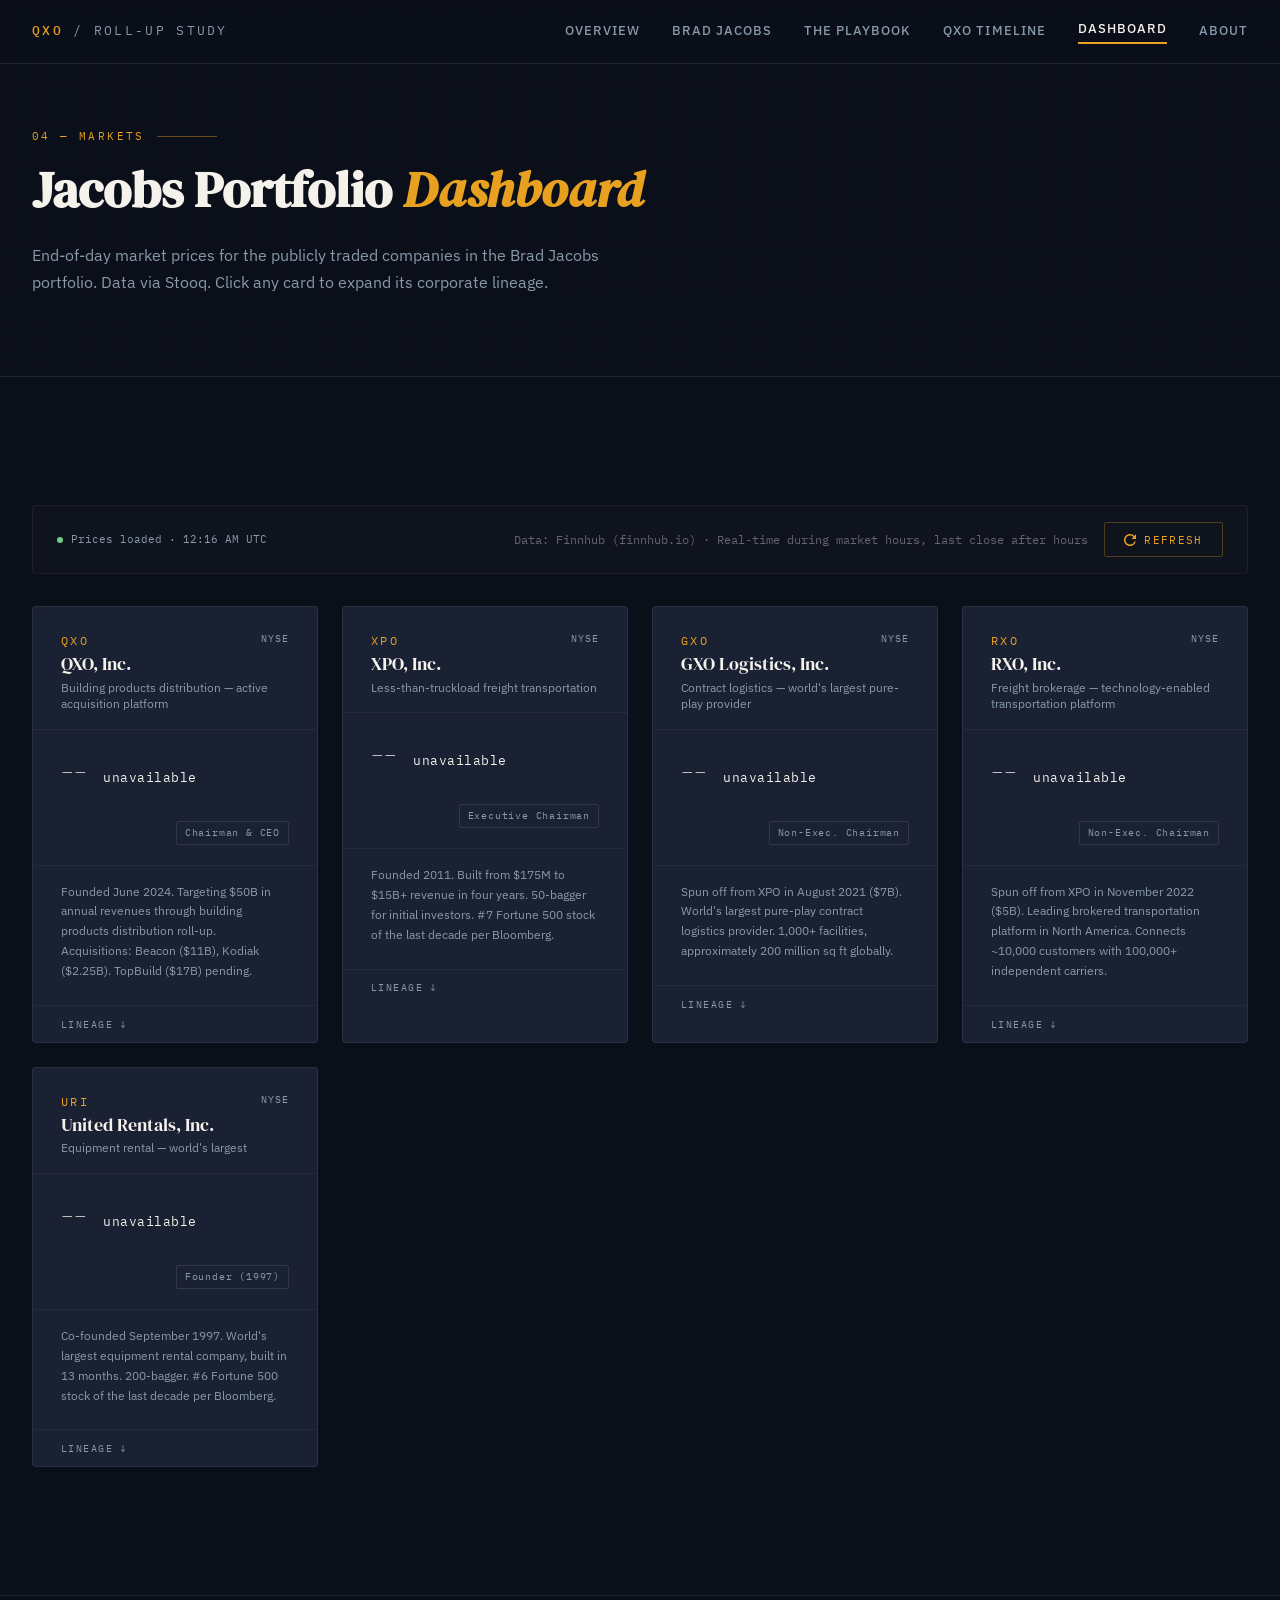
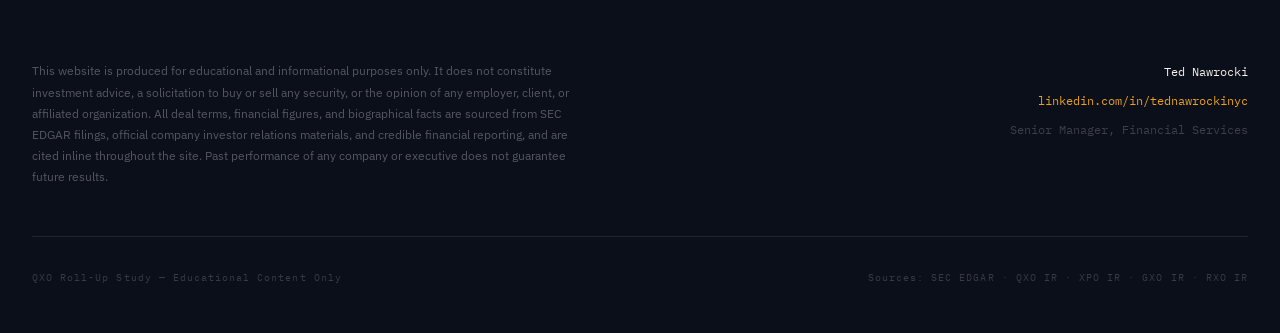
<file: pages/dashboard.html>
<!DOCTYPE html>
<html lang="en">
<head>
  <meta charset="UTF-8" />
  <meta name="viewport" content="width=device-width, initial-scale=1.0, minimum-scale=1.0" />
  <meta name="theme-color" content="#0b0f1a" />
  <title>Live Stock Dashboard &mdash; Jacobs Portfolio | QXO Roll-Up Study</title>
  <meta name="description" content="Real-time stock prices for QXO, XPO, GXO, RXO, and United Rentals — the publicly traded companies in the Brad Jacobs portfolio." />
  <link rel="stylesheet" href="../assets/css/style.css" />
  <style>
    .dashboard-grid {
      display: grid;
      grid-template-columns: repeat(auto-fill, minmax(280px, 1fr));
      gap: 1.5rem;
    }
    .dash-card {
      background: var(--ink-mid);
      border: 1px solid rgba(255,255,255,0.07);
      border-radius: 4px;
      overflow: hidden;
      transition: border-color 0.25s, transform 0.25s var(--ease-out);
    }
    .dash-card:hover {
      border-color: rgba(232,160,32,0.3);
      transform: translateY(-3px);
    }
    .dash-card-top {
      padding: 1.5rem 1.75rem 1rem;
      border-bottom: 1px solid rgba(255,255,255,0.05);
    }
    .dash-ticker-row {
      display: flex;
      justify-content: space-between;
      align-items: flex-start;
      margin-bottom: 0.25rem;
    }
    .dash-ticker {
      font-family: var(--mono);
      font-size: 0.75rem;
      letter-spacing: 0.2em;
      color: var(--amber);
      text-transform: uppercase;
    }
    .dash-exchange {
      font-family: var(--mono);
      font-size: 0.62rem;
      color: var(--muted);
      letter-spacing: 0.1em;
    }
    .dash-company {
      font-family: var(--serif);
      font-size: 1.1rem;
      color: var(--linen);
      margin-bottom: 0.25rem;
      line-height: 1.2;
    }
    .dash-industry {
      font-size: 0.75rem;
      color: var(--muted);
      line-height: 1.4;
    }
    .dash-card-price {
      padding: 1.25rem 1.75rem;
      display: flex;
      align-items: baseline;
      gap: 1rem;
      flex-wrap: wrap;
    }
    .dash-price {
      font-family: var(--serif);
      font-size: 2.4rem;
      color: var(--linen);
      line-height: 1;
    }
    .dash-change {
      font-family: var(--mono);
      font-size: 0.8rem;
      letter-spacing: 0.04em;
    }
    .dash-change.up { color: #6dcc8a; }
    .dash-change.down { color: #e06060; }
    .dash-loading { color: var(--muted); font-size: 0.82rem; font-family: var(--mono); animation: blink 1.5s infinite; }
    @keyframes blink { 0%,100%{opacity:1} 50%{opacity:0.3} }
    .dash-card-meta {
      padding: 0.75rem 1.75rem 1.25rem;
      display: flex;
      justify-content: space-between;
      align-items: center;
    }
    .dash-ts {
      font-family: var(--mono);
      font-size: 0.62rem;
      color: rgba(255,255,255,0.2);
    }
    .dash-role {
      font-family: var(--mono);
      font-size: 0.62rem;
      color: var(--muted);
      letter-spacing: 0.08em;
      padding: 3px 8px;
      border: 1px solid rgba(255,255,255,0.1);
      border-radius: 2px;
    }
    .dash-card-desc {
      padding: 1rem 1.75rem 1.5rem;
      border-top: 1px solid rgba(255,255,255,0.04);
      font-size: 0.78rem;
      color: var(--muted);
      line-height: 1.6;
    }
    .refresh-btn {
      display: inline-flex;
      align-items: center;
      gap: 0.5rem;
      padding: 0.6rem 1.2rem;
      border: 1px solid rgba(232,160,32,0.3);
      border-radius: 2px;
      background: transparent;
      color: var(--amber);
      font-family: var(--mono);
      font-size: 0.7rem;
      letter-spacing: 0.12em;
      text-transform: uppercase;
      cursor: pointer;
      transition: all 0.2s;
    }
    .refresh-btn:hover {
      background: rgba(232,160,32,0.1);
      border-color: var(--amber);
    }
    .refresh-btn.spinning svg {
      animation: spin 1s linear infinite;
    }
    @keyframes spin { to { transform: rotate(360deg); } }
    .status-bar {
      display: flex;
      align-items: center;
      justify-content: space-between;
      padding: 1rem 1.5rem;
      background: rgba(255,255,255,0.02);
      border: 1px solid rgba(255,255,255,0.05);
      border-radius: 4px;
      margin-bottom: 2rem;
      flex-wrap: wrap;
      gap: 1rem;
    }
    .status-indicator {
      display: flex;
      align-items: center;
      gap: 0.5rem;
      font-family: var(--mono);
      font-size: 0.68rem;
      color: var(--muted);
    }
    .status-dot {
      width: 6px; height: 6px;
      border-radius: 50%;
      background: #6dcc8a;
    }
    .status-dot.loading { background: var(--amber); animation: blink 1s infinite; }
    .api-note {
      font-size: 0.75rem;
      color: rgba(255,255,255,0.35);
      font-family: var(--mono);
    }
    .portfolio-context {
      display: grid;
      grid-template-columns: 1fr 1fr 1fr;
      gap: 1.5rem;
      margin-bottom: 3rem;
    }
    .context-cell {
      background: rgba(255,255,255,0.02);
      border: 1px solid rgba(255,255,255,0.05);
      border-radius: 4px;
      padding: 1.25rem;
    }
    .context-label {
      font-family: var(--mono);
      font-size: 0.62rem;
      letter-spacing: 0.14em;
      text-transform: uppercase;
      color: var(--muted);
      margin-bottom: 0.4rem;
    }
    .context-val {
      font-family: var(--serif);
      font-size: 1.4rem;
      color: var(--linen);
    }
    @media (max-width: 900px) { .portfolio-context { grid-template-columns: 1fr 1fr; } }
    @media (max-width: 600px) { .portfolio-context { grid-template-columns: 1fr 1fr; } }

    /* ── Card click / lineage ── */
    .dash-card[data-lineage] { cursor: pointer; }
    .dash-card-expand {
      padding: 0.6rem 1.75rem;
      border-top: 1px solid rgba(255,255,255,0.04);
      font-family: var(--mono);
      font-size: 0.65rem;
      letter-spacing: 0.14em;
      text-transform: uppercase;
      color: var(--muted);
      display: flex;
      align-items: center;
      gap: 0.4rem;
      transition: color 0.2s;
    }
    .dash-card[data-lineage]:hover .dash-card-expand { color: var(--amber); }
    .dash-card.active-lineage {
      border-color: var(--amber) !important;
      transform: none !important;
    }
    .dash-card.active-lineage .dash-card-expand { color: var(--amber); }
    .dash-card.active-lineage .expand-arrow { display: inline-block; transform: rotate(180deg); }
    .expand-arrow { display: inline-block; transition: transform 0.25s; }

    /* lineage row */
    .lin-row {
      display: flex;
      align-items: flex-start;
      gap: 1.5rem;
      padding: 0.9rem 1rem;
      border-radius: 3px;
      margin-bottom: 0.5rem;
    }
    .lin-row:last-of-type { margin-bottom: 0; }
    .lin-row.highlight { background: rgba(232,160,32,0.05); border: 1px solid rgba(232,160,32,0.12); }
    .lin-row.normal { background: rgba(255,255,255,0.02); }
    .lin-date {
      width: 72px;
      flex-shrink: 0;
      font-family: var(--mono);
      font-size: 0.68rem;
      color: var(--amber);
      letter-spacing: 0.06em;
      padding-top: 2px;
    }
    .lin-title { font-weight: 600; color: var(--linen); font-size: 0.875rem; margin-bottom: 2px; }
    .lin-body { font-size: 0.78rem; color: var(--muted); line-height: 1.55; }
    .lin-source { margin-top: 1rem; font-size: 0.63rem; color: rgba(255,255,255,0.2); font-family: var(--mono); line-height: 1.6; }
  </style>
</head>
<body>

<div id="nav-target"></div>

<!-- PAGE HERO -->
<div class="page-hero">
  <div class="page-hero-grid"></div>
  <div class="page-hero-inner">
    <div class="section-label">04 &mdash; Markets</div>
    <h1 class="section-title">Jacobs Portfolio <em>Dashboard</em></h1>
    <p style="font-size:1rem; color:var(--muted); max-width:580px; line-height:1.7;">
      End-of-day market prices for the publicly traded companies in the Brad Jacobs portfolio. Data via Stooq. Click any card to expand its corporate lineage.
    </p>
  </div>
</div>

<div class="s-8"></div>

<div class="page-wrap">

  <!-- Status Bar -->
  <div class="status-bar">
    <div class="status-indicator">
      <div class="status-dot loading" id="status-dot"></div>
      <span id="status-text">Loading market data&hellip;</span>
    </div>
    <div style="display:flex; gap:1rem; align-items:center; flex-wrap:wrap;">
      <span class="api-note">Data: Finnhub (finnhub.io) &middot; Real-time during market hours, last close after hours</span>
      <button class="refresh-btn" id="refresh-btn" onclick="refreshPrices()">
        <svg width="12" height="12" viewBox="0 0 12 12" fill="none" xmlns="http://www.w3.org/2000/svg">
          <path d="M10.5 2C9.4 0.8 7.8 0 6 0C2.7 0 0 2.7 0 6s2.7 6 6 6c2.8 0 5.1-1.9 5.8-4.5H10.5C9.8 9.3 8.1 10.5 6 10.5C3.5 10.5 1.5 8.5 1.5 6S3.5 1.5 6 1.5c1.4 0 2.6.6 3.5 1.5L7.5 5H12V0L10.5 2Z" fill="currentColor"/>
        </svg>
        Refresh
      </button>
    </div>
  </div>

  <!-- MAIN DASHBOARD -->
  <div class="dashboard-grid">

    <!-- QXO -->
    <div class="dash-card fade-up" data-delay="0" data-lineage="QXO" onclick="toggleLineage('QXO', this)">
      <div class="dash-card-top">
        <div class="dash-ticker-row">
          <span class="dash-ticker">QXO</span>
          <span class="dash-exchange">NYSE</span>
        </div>
        <div class="dash-company">QXO, Inc.</div>
        <div class="dash-industry">Building products distribution &mdash; active acquisition platform</div>
      </div>
      <div class="dash-card-price" data-ticker="QXO">
        <div class="dash-price dash-loading">Loading&hellip;</div>
        <div class="dash-change"></div>
      </div>
      <div class="dash-card-meta">
        <div class="dash-ts"></div>
        <div class="dash-role">Chairman &amp; CEO</div>
      </div>
      <div class="dash-card-desc">
        Founded June 2024. Targeting $50B in annual revenues through building products distribution roll-up. Acquisitions: Beacon ($11B), Kodiak ($2.25B). TopBuild ($17B) pending.
      </div>
      <div class="dash-card-expand">Lineage <span class="expand-arrow">&#8595;</span></div>
    </div>

    <!-- XPO -->
    <div class="dash-card fade-up" data-delay="1" data-lineage="XPO" onclick="toggleLineage('XPO', this)">
      <div class="dash-card-top">
        <div class="dash-ticker-row">
          <span class="dash-ticker">XPO</span>
          <span class="dash-exchange">NYSE</span>
        </div>
        <div class="dash-company">XPO, Inc.</div>
        <div class="dash-industry">Less-than-truckload freight transportation</div>
      </div>
      <div class="dash-card-price" data-ticker="XPO">
        <div class="dash-price dash-loading">Loading&hellip;</div>
        <div class="dash-change"></div>
      </div>
      <div class="dash-card-meta">
        <div class="dash-ts"></div>
        <div class="dash-role">Executive Chairman</div>
      </div>
      <div class="dash-card-desc">
        Founded 2011. Built from $175M to $15B+ revenue in four years. 50-bagger for initial investors. #7 Fortune 500 stock of the last decade per Bloomberg.
      </div>
      <div class="dash-card-expand">Lineage <span class="expand-arrow">&#8595;</span></div>
    </div>

    <!-- GXO -->
    <div class="dash-card fade-up" data-delay="2" data-lineage="GXO" onclick="toggleLineage('GXO', this)">
      <div class="dash-card-top">
        <div class="dash-ticker-row">
          <span class="dash-ticker">GXO</span>
          <span class="dash-exchange">NYSE</span>
        </div>
        <div class="dash-company">GXO Logistics, Inc.</div>
        <div class="dash-industry">Contract logistics &mdash; world's largest pure-play provider</div>
      </div>
      <div class="dash-card-price" data-ticker="GXO">
        <div class="dash-price dash-loading">Loading&hellip;</div>
        <div class="dash-change"></div>
      </div>
      <div class="dash-card-meta">
        <div class="dash-ts"></div>
        <div class="dash-role">Non-Exec. Chairman</div>
      </div>
      <div class="dash-card-desc">
        Spun off from XPO in August 2021 ($7B). World's largest pure-play contract logistics provider. 1,000+ facilities, approximately 200 million sq ft globally.
      </div>
      <div class="dash-card-expand">Lineage <span class="expand-arrow">&#8595;</span></div>
    </div>

    <!-- RXO -->
    <div class="dash-card fade-up" data-delay="3" data-lineage="RXO" onclick="toggleLineage('RXO', this)">
      <div class="dash-card-top">
        <div class="dash-ticker-row">
          <span class="dash-ticker">RXO</span>
          <span class="dash-exchange">NYSE</span>
        </div>
        <div class="dash-company">RXO, Inc.</div>
        <div class="dash-industry">Freight brokerage &mdash; technology-enabled transportation platform</div>
      </div>
      <div class="dash-card-price" data-ticker="RXO">
        <div class="dash-price dash-loading">Loading&hellip;</div>
        <div class="dash-change"></div>
      </div>
      <div class="dash-card-meta">
        <div class="dash-ts"></div>
        <div class="dash-role">Non-Exec. Chairman</div>
      </div>
      <div class="dash-card-desc">
        Spun off from XPO in November 2022 ($5B). Leading brokered transportation platform in North America. Connects ~10,000 customers with 100,000+ independent carriers.
      </div>
      <div class="dash-card-expand">Lineage <span class="expand-arrow">&#8595;</span></div>
    </div>

    <!-- URI -->
    <div class="dash-card fade-up" data-delay="4" data-lineage="URI" onclick="toggleLineage('URI', this)">
      <div class="dash-card-top">
        <div class="dash-ticker-row">
          <span class="dash-ticker">URI</span>
          <span class="dash-exchange">NYSE</span>
        </div>
        <div class="dash-company">United Rentals, Inc.</div>
        <div class="dash-industry">Equipment rental &mdash; world's largest</div>
      </div>
      <div class="dash-card-price" data-ticker="URI">
        <div class="dash-price dash-loading">Loading&hellip;</div>
        <div class="dash-change"></div>
      </div>
      <div class="dash-card-meta">
        <div class="dash-ts"></div>
        <div class="dash-role">Founder (1997)</div>
      </div>
      <div class="dash-card-desc">
        Co-founded September 1997. World's largest equipment rental company, built in 13 months. 200-bagger. #6 Fortune 500 stock of the last decade per Bloomberg.
      </div>
      <div class="dash-card-expand">Lineage <span class="expand-arrow">&#8595;</span></div>
    </div>

    <!-- API Note Card -->
    <div class="dash-card fade-up" data-delay="5" style="background: rgba(255,255,255,0.01); border-style: dashed;">
      <div style="padding:2rem; height:100%; display:flex; flex-direction:column; justify-content:center; gap:1rem;">
        <div style="font-family:var(--mono); font-size:0.62rem; letter-spacing:0.18em; text-transform:uppercase; color:var(--muted);">Data Note</div>
        <div style="font-size:0.82rem; color:rgba(255,255,255,0.4); line-height:1.7;">
          Prices are fetched from Finnhub's free API on page load and on Refresh. Data is real-time during market hours and reflects the last close after hours.
        </div>
        <div style="font-size:0.75rem; color:rgba(255,255,255,0.2); font-family:var(--mono); line-height:1.6;">
          United Waste Systems (sold 1997) and the Amerex/Hamilton entities are private or dissolved and are not represented here.
        </div>
        <a href="about.html" style="font-family:var(--mono); font-size:0.68rem; letter-spacing:0.1em; color:var(--amber); text-transform:uppercase; text-decoration:none;">View Sources &rarr;</a>
      </div>
    </div>

  </div><!-- end dashboard-grid -->

  <!-- LINEAGE PANEL — rendered here on card click -->
  <div id="lineage-panel" style="display:none; margin-top:2.5rem;">
    <div class="section-label" id="lineage-label">Corporate Lineage</div>
    <h2 class="section-title" style="font-size:1.4rem; margin-bottom:1.5rem;" id="lineage-title"></h2>
    <div class="chart-container" id="lineage-content"></div>
    <div class="s-4"></div>
  </div>

</div>

<div class="s-8"></div>

<div id="footer-target"></div>
<script src="../assets/js/nav.js"></script>
<script src="../assets/js/main.js"></script>
<script>
/* ============================================================
   LINEAGE DATA
   Sources: QXO IR, XPO IR, Jacobs Private Equity (jpe.com),
   SEC Form 8-K XPO Dec 2011 (EDGAR 0001166003)
   ============================================================ */
var LINEAGE = {
  QXO: {
    title: 'QXO, Inc. \u2014 Corporate Lineage',
    rows: [
      { date: 'Dec 2023', title: 'Brad Jacobs announces intent to enter building products distribution', body: 'No entity formed yet. Jacobs identifies building products distribution as a target industry: ~$800B TAM, ~20,000 operators, low technology penetration.', highlight: false },
      { date: 'Jun 2024', title: 'QXO, Inc. formed via SilverSun Technologies shell (Nasdaq)', body: 'SilverSun Technologies acquired and renamed QXO, Inc. Initial equity: $900M from Jacobs Private Equity + $100M from Sequoia Heritage and co-investors. Total: $1B.', highlight: true },
      { date: 'Jun 13, 2024', title: '$3.5B private placement announced', body: '340.9M shares + 42M pre-funded warrants at $9.14. Closed July 19, 2024. Goldman Sachs and Morgan Stanley as joint lead placement agents.', highlight: false },
      { date: 'Jul 22, 2024', title: '$620M additional private placement', body: '67M+ shares at $9.14. Includes $150M from Affinity Partners (Jared Kushner). Closes July 25, 2024. Total equity reaches ~$5B. Zero debt.', highlight: false },
      { date: 'Jan 2025', title: 'QXO transfers to NYSE; Opening Bell Jan 17, 2025', body: 'Ticker QXO retained. Stock began NYSE trading January 17, 2025.', highlight: false },
      { date: 'Jan 27, 2025', title: 'Tender offer commenced for Beacon Roofing Supply at $124.25/share', body: 'Initial all-cash offer for Beacon, the largest publicly traded U.S. roofing and waterproofing distributor. ~$11B total enterprise value.', highlight: false },
      { date: 'Mar 20, 2025', title: 'Agreement and Plan of Merger signed with Beacon (Queen MergerCo, Inc.)', body: 'Formal merger agreement executed. Offer price increased to $124.35/share on March 31, 2025.', highlight: false },
      { date: 'Apr 29, 2025', title: 'Beacon acquisition closes. Beacon renamed QXO Building Products, Inc.', body: '~600 branches across U.S. and Canada. $9.8B 2024 revenue. QXO becomes largest publicly traded roofing and waterproofing distributor in the U.S.', highlight: true },
      { date: 'Jun 2025', title: '$2B registered public equity offering', body: 'Goldman Sachs, Morgan Stanley, and Wells Fargo as joint bookrunners. Proceeds for general corporate purposes including acquisitions.', highlight: false },
      { date: 'Jan 2026', title: '$3B Series C convertible preferred (Apollo-led) + $749.4M equity offering', body: 'Apollo-led preferred investment designated for large acquisitions. Temasek among co-investors. Deadline: at least one qualifying acquisition by July 15, 2026.', highlight: false },
      { date: 'Feb 11, 2026', title: 'Definitive agreement to acquire Kodiak Building Partners for $2.25B', body: '$2.0B cash + 13.2M QXO shares. Seller: Court Square Capital Partners. 110 locations, 26 states, ~$2.4B 2025 revenue.', highlight: false },
      { date: 'Apr 1, 2026', title: 'Kodiak acquisition closes', body: 'Steve Swinney (Kodiak co-founder) leads new QXO lumber and building materials (LBM) division. QXO addressable market expands to $200B+.', highlight: true },
      { date: 'Apr 21, 2026', title: 'Definitive agreement to acquire TopBuild Corp. (NYSE: BLD) for ~$17B', body: '$505/share cash or 20.2 QXO shares; ~45% cash / 55% stock. 14.9x pre-synergy EBITDA; 11.8x post-synergy. $300M targeted synergies by 2030. Pending shareholder vote and regulatory clearance.', highlight: true }
    ],
    source: 'Sources: QXO IR (investors.qxo.com); SEC EDGAR QXO (CIK 0001236275) \u2014 Forms 8-K, 424B5, 10-K.'
  },
  XPO: {
    title: 'XPO, Inc. \u2014 Corporate Lineage',
    rows: [
      { date: '2011', title: 'Brad Jacobs invests ~$150M in Express-1 Expedited Solutions', body: 'Renamed XPO Logistics. Revenue $175M at entry. Jacobs becomes Chairman and CEO. Target announced: $5B in revenue within five years through M&A.', highlight: true },
      { date: '2012\u201314', title: 'Early tuck-in acquisitions establish freight brokerage platform', body: 'Seven of the first ten acquisitions represent under $50M in annual revenue each. Platform economics established before large deals.', highlight: false },
      { date: '2015', title: 'Norbert Dentressangle acquired (~$3.6B)', body: 'French logistics group. Transforms XPO into a major European logistics operator. First transformational acquisition.', highlight: false },
      { date: '2015', title: 'Con-way Inc. acquired ($3.5B)', body: 'Large U.S. less-than-truckload carrier. Revenue reaches $15B+ by 2016 \u2014 four years ahead of the five-year target.', highlight: false },
      { date: 'Aug 2021', title: 'GXO Logistics spun off ($7B)', body: "Contract logistics segment separated as independent NYSE-listed company. World's largest pure-play contract logistics provider. Jacobs becomes non-executive chairman of GXO.", highlight: true },
      { date: 'Aug 2022', title: 'Jacobs steps aside as XPO CEO; remains Executive Chairman', body: 'Management transition. XPO refocuses on LTL freight as core business.', highlight: false },
      { date: 'Nov 2022', title: 'RXO, Inc. spun off ($5B)', body: 'Freight brokerage platform separated as independent NYSE-listed company. Two public spin-offs from XPO in approximately 15 months.', highlight: true },
      { date: 'By end 2024', title: 'XPO stock: 50-bagger for initial 2011 investors', body: 'Ranked #7 best-performing Fortune 500 stock of the prior decade per Bloomberg. United Rentals ranked #6 in the same list.', highlight: false }
    ],
    source: 'Sources: XPO IR board biography (investors.xpo.com); Jacobs Private Equity (jpe.com); SEC Form 8-K, XPO Logistics, Dec 2011 (EDGAR 0001166003).'
  },
  GXO: {
    title: 'GXO Logistics, Inc. \u2014 Corporate Lineage',
    rows: [
      { date: '2011\u201321', title: 'Contract logistics division built within XPO', body: "XPO's logistics business expanded through acquisition of Norbert Dentressangle (2015) and organic growth into the world's largest contract logistics operation by the time of spin-off.", highlight: false },
      { date: 'Aug 2, 2021', title: 'GXO Logistics spun off from XPO and listed on NYSE', body: "Spin-off valued at approximately $7 billion. GXO immediately becomes the world's largest pure-play contract logistics provider. Brad Jacobs becomes non-executive chairman. Malcolm Wilson serves as CEO.", highlight: true },
      { date: '2021\u201324', title: 'Global expansion through acquisitions and organic growth', body: 'GXO pursues bolt-on acquisitions in Europe and North America. Automation, robotics, and e-commerce fulfillment capabilities differentiate the platform from traditional 3PLs.', highlight: false },
      { date: 'Present', title: '1,000+ facilities; ~200 million sq ft globally', body: 'Serves blue-chip retailers, e-commerce operators, and manufacturers across 27+ countries. Automation and technology are core to the service proposition.', highlight: false }
    ],
    source: 'Sources: XPO IR (investors.xpo.com); Jacobs Private Equity (jpe.com); GXO IR (investors.gxo.com).'
  },
  RXO: {
    title: 'RXO, Inc. \u2014 Corporate Lineage',
    rows: [
      { date: '2011\u201322', title: 'Freight brokerage operations built within XPO', body: "XPO's truck brokerage division grew through acquisitions and organic growth into one of the largest brokered freight platforms in North America.", highlight: false },
      { date: 'Nov 1, 2022', title: 'RXO, Inc. spun off from XPO and listed on NYSE', body: 'Spin-off valued at approximately $5 billion. Second XPO spin-off in approximately 15 months (following GXO in August 2021). Jacobs becomes non-executive chairman. Drew Wilkerson serves as CEO.', highlight: true },
      { date: '2022\u201324', title: 'Technology investment and platform development', body: 'RXO invests in proprietary digital brokerage ecosystem connecting ~10,000 customers with 100,000+ independent carriers. Capacity management tools and digital load matching differentiate from legacy brokers.', highlight: false },
      { date: 'Present', title: 'Leading brokered transportation platform in North America', body: 'Provides truck brokerage, last mile logistics, and managed transportation. Asset-light model with high operating leverage to freight market volumes.', highlight: false }
    ],
    source: 'Sources: XPO IR (investors.xpo.com); Jacobs Private Equity (jpe.com); RXO IR (investors.rxo.com).'
  },
  URI: {
    title: 'United Rentals, Inc. \u2014 Corporate Lineage',
    rows: [
      { date: 'Sep 1997', title: 'Brad Jacobs co-founds United Rentals in Greenwich, CT', body: 'Applies the same roll-up model used at United Waste Systems to the equipment rental industry. Strategy: acquire fragmented regional dealers, layer shared services, drive route density.', highlight: true },
      { date: 'Dec 1997', title: 'IPO on the New York Stock Exchange', body: "United Rentals goes public three months after founding. Jacobs builds the company into the world's largest equipment rental company in 13 months \u2014 at peak, $3.9B in revenue and ~750 locations.", highlight: false },
      { date: '1997\u201307', title: 'Rapid acquisition phase; stock outperforms S&P 500 by 2.2x (1997\u20132007)', body: "Two-thirds of locations built through acquisitions; remaining 250 were cold starts. URI becomes #1 globally in equipment rental during Jacobs' tenure as Chairman (10 years) and CEO (6 years).", highlight: false },
      { date: '2007', title: 'Jacobs steps back from active management', body: 'Transitions to other ventures. United Rentals continues as an independent public company.', highlight: false },
      { date: 'Last decade', title: 'United Rentals: #6 Fortune 500 stock of the past decade; 200-bagger', body: 'Per Bloomberg market data cited in Jacobs Private Equity official biography. United Rentals is now one of the largest companies in the Fortune 500 by market capitalization.', highlight: true }
    ],
    source: 'Sources: XPO IR board biography (investors.xpo.com); Jacobs Private Equity (jpe.com); SEC Form 8-K, XPO Logistics, Dec 2011 (EDGAR 0001166003).'
  }
};

var activeLineage = null;

function toggleLineage(key, cardEl) {
  var panel   = document.getElementById('lineage-panel');
  var titleEl = document.getElementById('lineage-title');
  var contentEl = document.getElementById('lineage-content');

  document.querySelectorAll('.dash-card[data-lineage]').forEach(function(c) {
    c.classList.remove('active-lineage');
  });

  if (activeLineage === key) {
    panel.style.display = 'none';
    activeLineage = null;
    return;
  }

  var data = LINEAGE[key];
  if (!data) return;

  titleEl.innerHTML = data.title;

  var html = '<div style="display:flex;flex-direction:column;gap:0;">';
  data.rows.forEach(function(row) {
    var cls = row.highlight ? 'lin-row highlight' : 'lin-row normal';
    html += '<div class="' + cls + '">'
          + '<div class="lin-date">' + row.date + '</div>'
          + '<div>'
          + '<div class="lin-title">' + row.title + '</div>'
          + '<div class="lin-body">' + row.body + '</div>'
          + '</div>'
          + '</div>';
  });
  html += '</div>';
  html += '<div class="lin-source">' + data.source + '</div>';

  contentEl.innerHTML = html;
  panel.style.display = 'block';
  cardEl.classList.add('active-lineage');
  activeLineage = key;

  setTimeout(function() {
    panel.scrollIntoView({ behavior: 'smooth', block: 'start' });
  }, 50);
}

/* ── Stock prices (Finnhub) ─────────────────────────────── */
var FINNHUB_KEY = 'd7mjle9r01qngrvof0vgd7mjle9r01qngrvof100';

function fetchWithTimeout(url, ms) {
  var controller = new AbortController();
  var timer = setTimeout(function() { controller.abort(); }, ms);
  return fetch(url, { signal: controller.signal })
    .then(function(r) { clearTimeout(timer); return r; })
    .catch(function(e) { clearTimeout(timer); throw e; });
}

async function fetchStockPrice(ticker) {
  var url = 'https://finnhub.io/api/v1/quote?symbol=' + ticker + '&token=' + FINNHUB_KEY;
  try {
    var res = await fetchWithTimeout(url, 8000);
    if (!res.ok) throw new Error('HTTP ' + res.status);
    var json = await res.json();
    if (!json.c || json.c <= 0) throw new Error('Invalid price');
    return {
      price:  json.c,
      change: json.d,
      pct:    json.dp,
      date:   new Date().toLocaleDateString('en-US', { month: 'short', day: 'numeric', year: 'numeric' })
    };
  } catch(e) {
    return null;
  }
}

async function refreshPrices() {
  var btn        = document.getElementById('refresh-btn');
  var dot        = document.getElementById('status-dot');
  var statusText = document.getElementById('status-text');
  btn.classList.add('spinning');
  dot.classList.add('loading');
  statusText.textContent = 'Fetching market data\u2026';

  var cards = document.querySelectorAll('.dash-card-price[data-ticker]');
  var promises = Array.from(cards).map(async function(priceDiv) {
    var ticker   = priceDiv.dataset.ticker;
    var priceEl  = priceDiv.querySelector('.dash-price');
    var changeEl = priceDiv.querySelector('.dash-change');
    var tsEl     = priceDiv.closest('.dash-card') ? priceDiv.closest('.dash-card').querySelector('.dash-ts') : null;

    priceEl.className   = 'dash-price dash-loading';
    priceEl.textContent = 'Loading\u2026';

    var d = await fetchStockPrice(ticker);
    if (!d) {
      priceEl.className   = 'dash-price';
      priceEl.textContent = '--';
      if (changeEl) { changeEl.textContent = 'unavailable'; changeEl.className = 'dash-change'; }
      return;
    }
    priceEl.className   = 'dash-price';
    priceEl.textContent = '$' + d.price.toFixed(2);
    if (changeEl) {
      var s = d.change >= 0 ? '+' : '';
      changeEl.textContent = s + d.change.toFixed(2) + ' (' + s + d.pct.toFixed(2) + '%)';
      changeEl.className   = 'dash-change ' + (d.change >= 0 ? 'up' : 'down');
    }
    if (tsEl) tsEl.textContent = d.date + ' \u00b7 Finnhub';
  });

  await Promise.all(promises);
  btn.classList.remove('spinning');
  dot.classList.remove('loading');
  statusText.textContent = 'Prices loaded \u00b7 ' + new Date().toLocaleTimeString('en-US', { hour: '2-digit', minute: '2-digit', timeZoneName: 'short' });
}

document.addEventListener('DOMContentLoaded', refreshPrices);
</script>
</body>
</html>
</file>
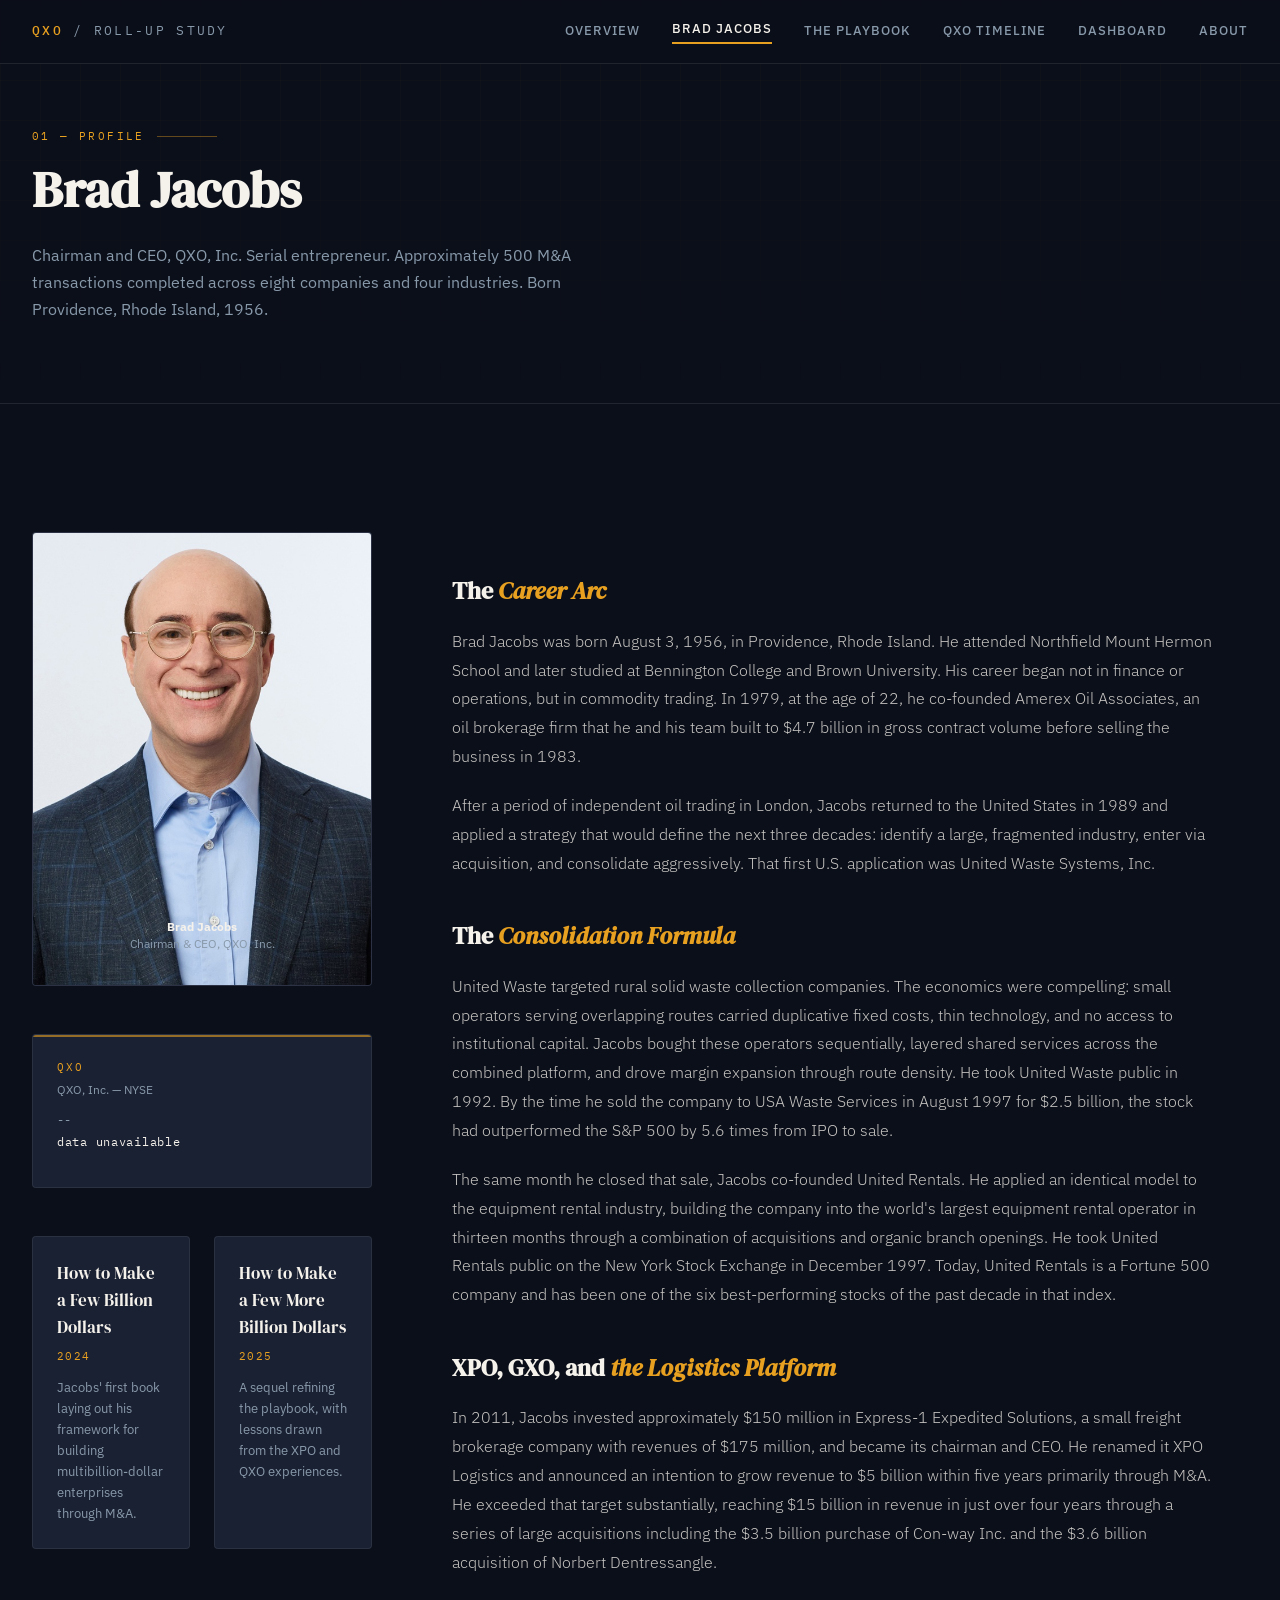
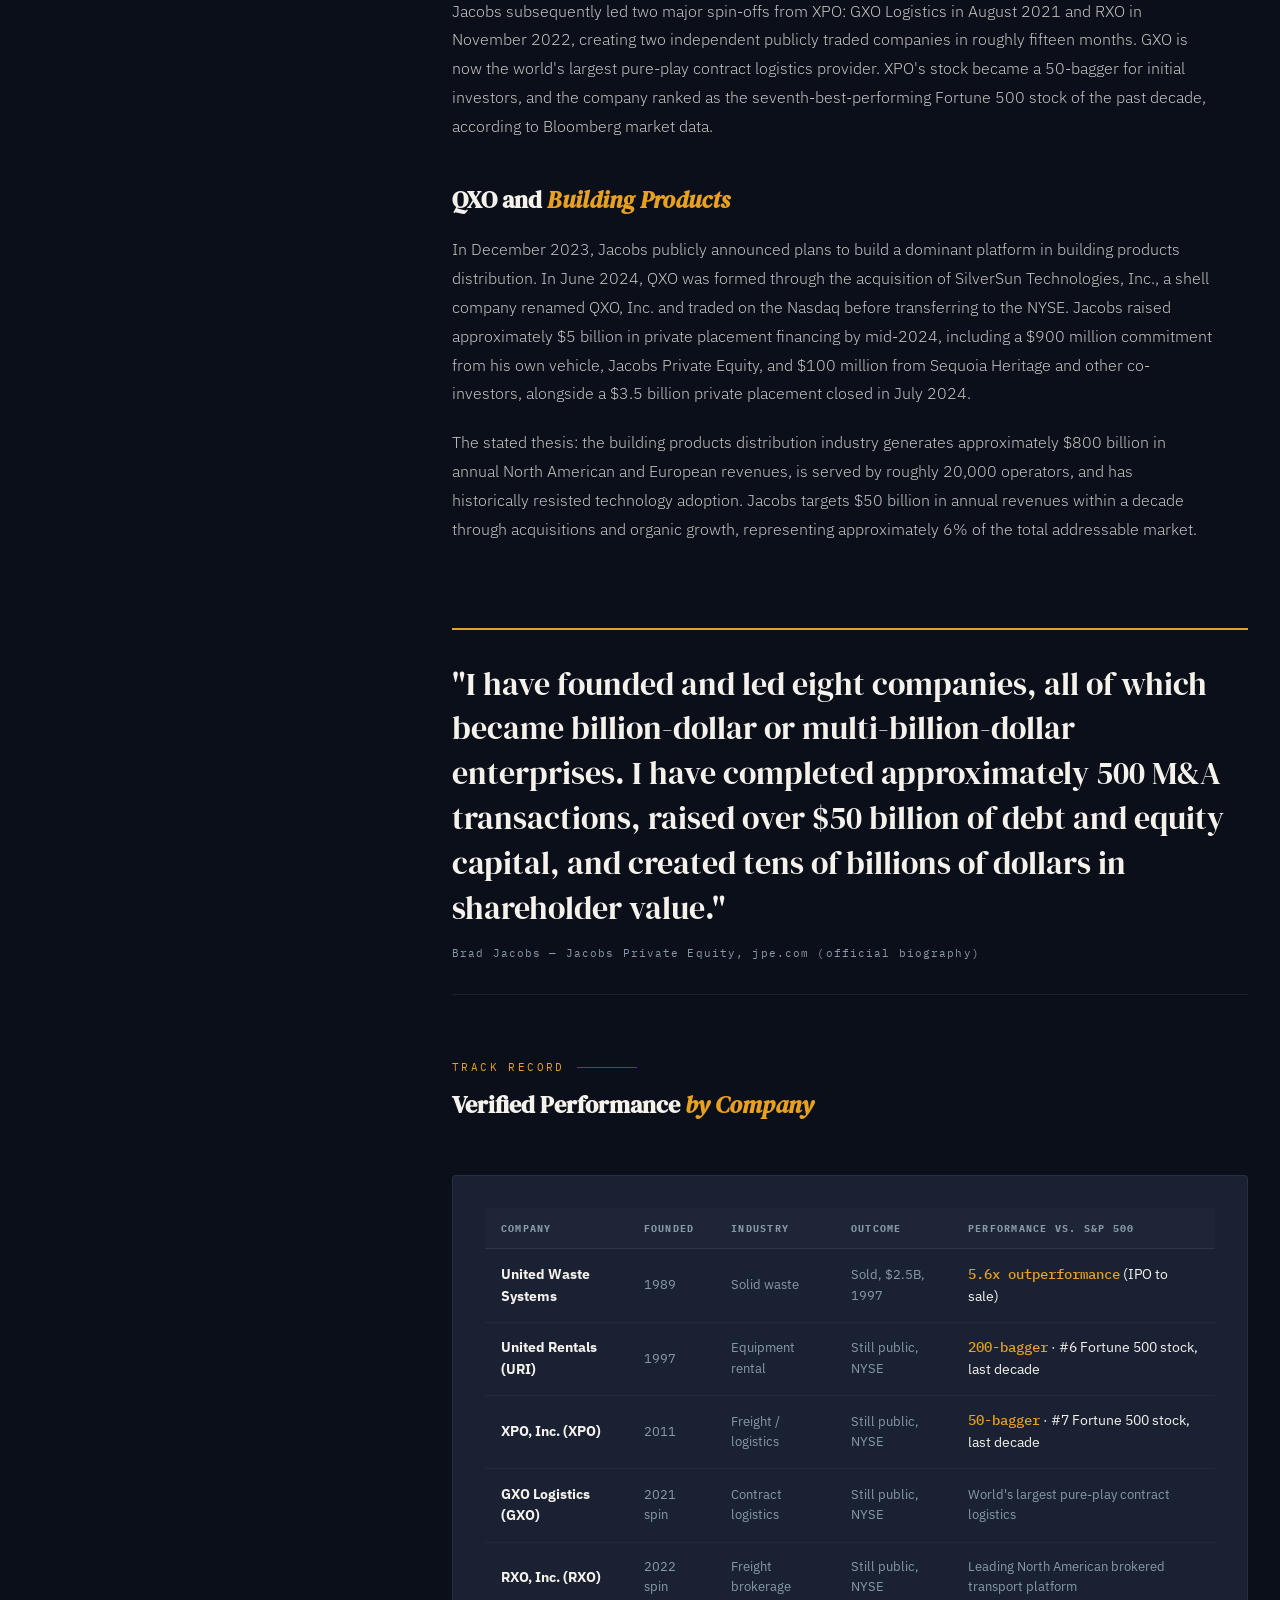
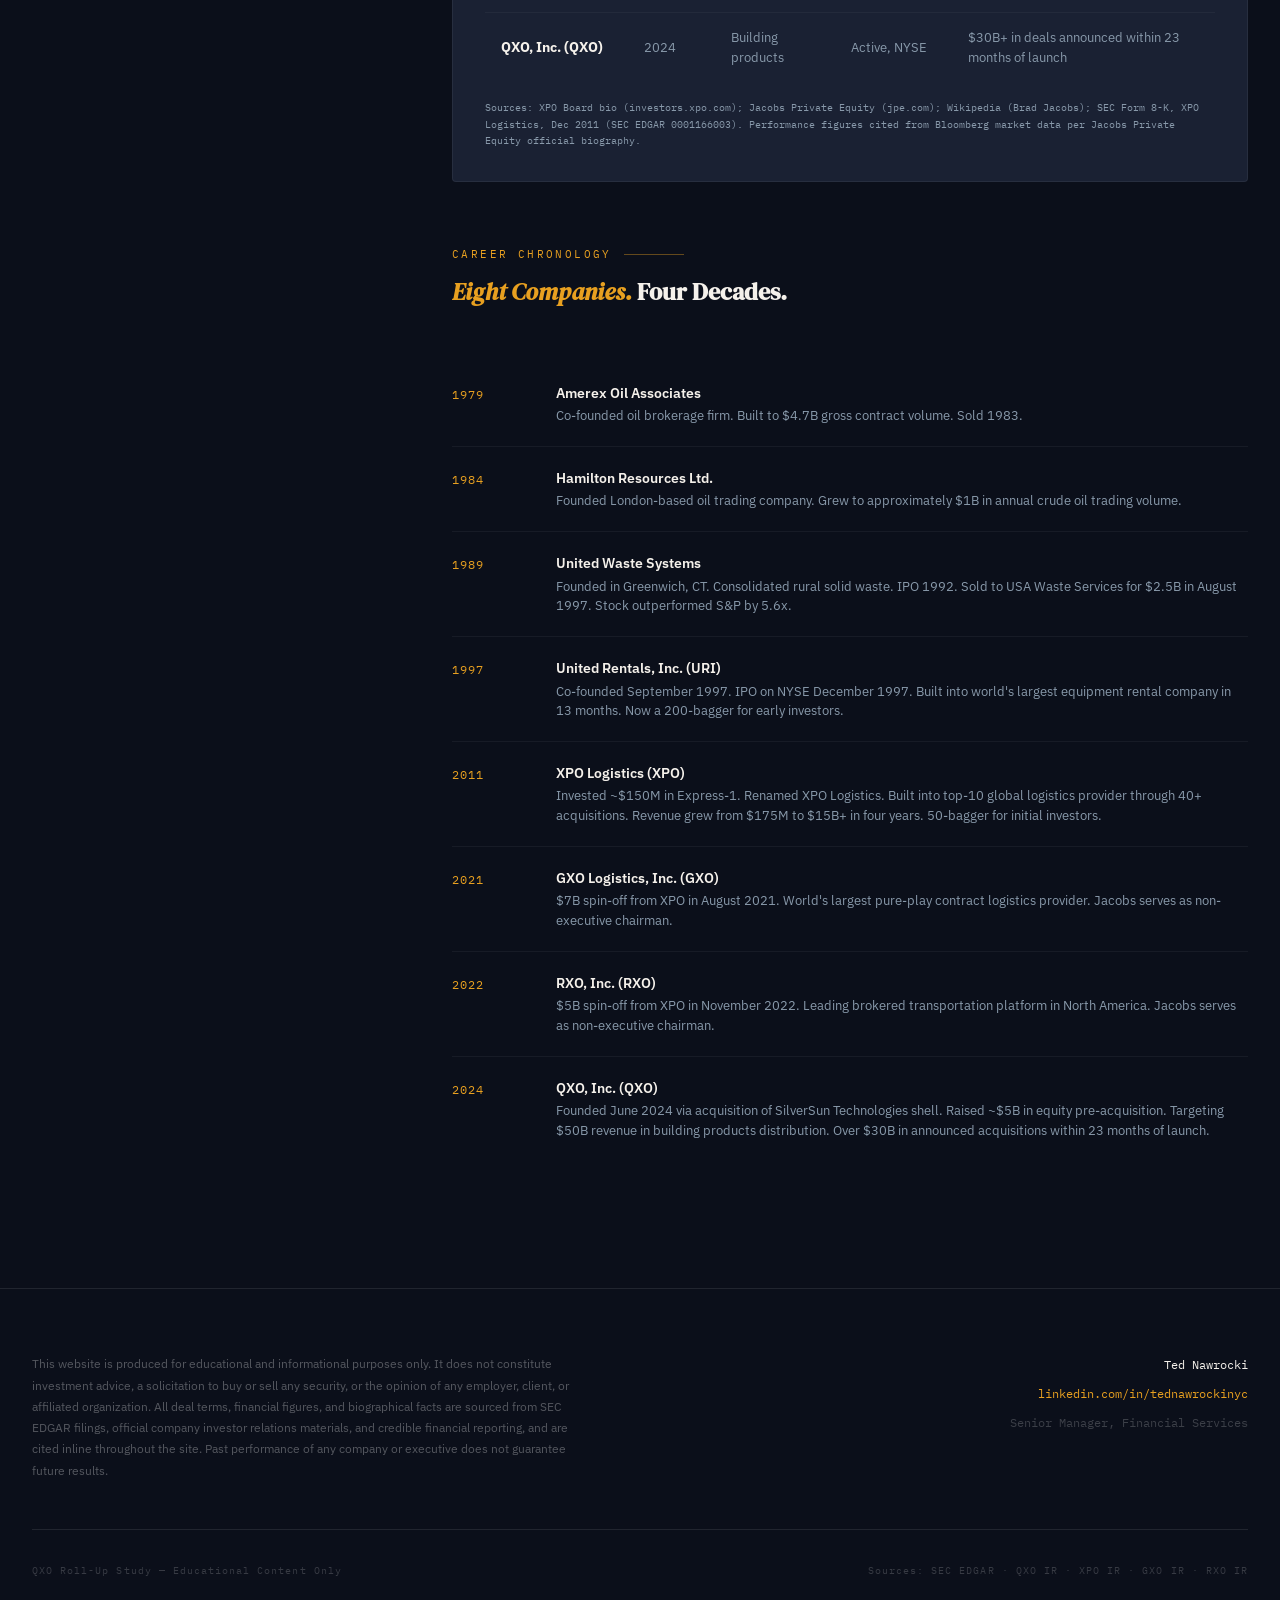
<file: pages/jacobs.html>
<!DOCTYPE html>
<html lang="en">
<head>
  <meta charset="UTF-8" />
  <meta name="viewport" content="width=device-width, initial-scale=1.0, minimum-scale=1.0" />
  <meta name="theme-color" content="#0b0f1a" />
  <title>Brad Jacobs &mdash; Profile | QXO Roll-Up Study</title>
  <meta name="description" content="Profile of Brad Jacobs: founder of eight billion-dollar companies including QXO, XPO, United Rentals, and United Waste. Career biography, company history, and investment philosophy." />
  <link rel="stylesheet" href="../assets/css/style.css" />
  <style>
    .books-grid {
      display: grid;
      grid-template-columns: 1fr 1fr;
      gap: 1.5rem;
    }
    .book-card {
      background: var(--ink-mid);
      border: 1px solid rgba(255,255,255,0.07);
      border-radius: 4px;
      padding: 1.5rem;
    }
    .book-title {
      font-family: var(--serif);
      font-size: 1.05rem;
      color: var(--linen);
      margin-bottom: 0.4rem;
    }
    .book-year {
      font-family: var(--mono);
      font-size: 0.68rem;
      color: var(--amber);
      letter-spacing: 0.12em;
      margin-bottom: 0.75rem;
    }
    .book-desc {
      font-size: 0.82rem;
      color: var(--muted);
      line-height: 1.6;
    }
    .company-card {
      background: var(--ink-mid);
      border: 1px solid rgba(255,255,255,0.06);
      border-radius: 4px;
      padding: 1.75rem;
      position: relative;
    }
    .company-card-ticker {
      font-family: var(--mono);
      font-size: 0.7rem;
      letter-spacing: 0.18em;
      color: var(--amber);
      margin-bottom: 0.4rem;
    }
    .company-card-name {
      font-family: var(--serif);
      font-size: 1.1rem;
      color: var(--linen);
      margin-bottom: 0.25rem;
    }
    .company-card-founded {
      font-family: var(--mono);
      font-size: 0.68rem;
      color: var(--muted);
      margin-bottom: 1rem;
    }
    .company-card-desc {
      font-size: 0.82rem;
      color: rgba(255,255,255,0.55);
      line-height: 1.6;
      margin-bottom: 1rem;
    }
    .company-card-result {
      font-family: var(--mono);
      font-size: 0.72rem;
      color: var(--amber);
      padding: 0.4rem 0.75rem;
      background: rgba(232,160,32,0.08);
      border-radius: 2px;
      display: inline-block;
    }
    .quote-pull {
      font-family: var(--serif);
      font-size: clamp(1.4rem, 3vw, 2rem);
      line-height: 1.4;
      color: var(--linen);
      padding: 2rem 0;
      border-top: 2px solid var(--amber);
      border-bottom: 1px solid rgba(255,255,255,0.08);
    }
    .quote-attribution {
      font-family: var(--mono);
      font-size: 0.7rem;
      color: var(--muted);
      letter-spacing: 0.1em;
      margin-top: 1rem;
      display: block;
    }
    .performance-table {
      width: 100%;
      border-collapse: collapse;
      font-size: 0.85rem;
    }
    .performance-table th {
      font-family: var(--mono);
      font-size: 0.65rem;
      letter-spacing: 0.12em;
      text-transform: uppercase;
      color: var(--muted);
      text-align: left;
      padding: 0.75rem 1rem;
      border-bottom: 1px solid rgba(255,255,255,0.08);
      background: rgba(255,255,255,0.02);
    }
    .performance-table td {
      padding: 0.9rem 1rem;
      border-bottom: 1px solid rgba(255,255,255,0.04);
      color: var(--linen);
      vertical-align: middle;
    }
    .performance-table tr:last-child td { border-bottom: none; }
    .performance-table tr:hover td { background: rgba(255,255,255,0.02); }
    .perf-highlight { color: var(--amber); font-family: var(--mono); font-weight: 500; }
  @media (max-width: 768px) {
    .profile-img-wrap { max-width: 260px !important; margin: 0 0 2rem 0 !important; }
    .profile-img-placeholder { aspect-ratio: 3/4; overflow: visible; }
    .profile-img-placeholder img { border-radius: 4px; }
    .profile-grid { gap: 2rem !important; }
    .books-grid { grid-template-columns: 1fr !important; }
    .prose { max-width: 100% !important; }
    .performance-table-wrap { overflow-x: auto; -webkit-overflow-scrolling: touch; display: block; }
    .performance-table { min-width: 500px; }
    .milestone { grid-template-columns: 55px 1fr !important; gap: 0.75rem !important; }
    .milestone-co { font-size: 0.85rem; }
    .milestone-desc { font-size: 0.78rem; }
  }
  </style>
</head>
<body>

<div id="nav-target"></div>

<!-- PAGE HERO -->
<div class="page-hero">
  <div class="page-hero-grid"></div>
  <div class="page-hero-inner">
    <div class="section-label">01 &mdash; Profile</div>
    <h1 class="section-title">Brad Jacobs</h1>
    <p style="font-size:1rem; color:var(--muted); max-width: min(580px, 100%); line-height:1.7;">
      Chairman and CEO, QXO, Inc. Serial entrepreneur. Approximately 500 M&amp;A transactions completed across eight companies and four industries. Born Providence, Rhode Island, 1956.
    </p>
  </div>
</div>

<div class="s-8"></div>

<!-- PROFILE SECTION -->
<div class="page-wrap">
  <div class="profile-grid">

    <!-- LEFT: Photo + Career Timeline -->
    <div class="profile-img-wrap fade-up">
      <div class="profile-img-placeholder">
        <!-- 
          PHOTO PLACEMENT INSTRUCTIONS:
          Replace this block with a licensed photo of Brad Jacobs.
          Suggested sources:
          - QXO Investor Relations press kit: investors.qxo.com
          - Jacobs Private Equity: jpe.com
          - Business Wire press releases often include headshots
          Save the image as ../assets/images/brad-jacobs.jpg
          Then replace the div below with:
          <img src="../assets/images/brad-jacobs.jpg" alt="Brad Jacobs, Chairman and CEO of QXO" />
        -->
        <img src="../assets/images/brad-jacobs.jpg" alt="Brad Jacobs, Chairman and CEO of QXO" />
        <div class="profile-img-note" style="position:relative; z-index:3;">
          <strong style="color:var(--linen);">Brad Jacobs</strong><br>
          Chairman &amp; CEO, QXO, Inc.
        </div>
      </div>

      <div class="s-3"></div>

      <!-- Live stock card for QXO -->
      <div class="stock-card" data-ticker="QXO">
        <div class="stock-ticker">QXO</div>
        <div class="stock-company">QXO, Inc. &mdash; NYSE</div>
        <div class="stock-price stock-loading">Loading&hellip;</div>
        <div class="stock-change"></div>
        <div class="stock-ts"></div>
      </div>

      <div class="s-3"></div>

      <div class="books-grid">
        <div class="book-card">
          <div class="book-title">How to Make a Few Billion Dollars</div>
          <div class="book-year">2024</div>
          <div class="book-desc">Jacobs' first book laying out his framework for building multibillion-dollar enterprises through M&amp;A.</div>
        </div>
        <div class="book-card">
          <div class="book-title">How to Make a Few More Billion Dollars</div>
          <div class="book-year">2025</div>
          <div class="book-desc">A sequel refining the playbook, with lessons drawn from the XPO and QXO experiences.</div>
        </div>
      </div>
    </div>

    <!-- RIGHT: Biography + Analysis -->
    <div>
      <div class="prose fade-up" data-delay="1">

        <h3>The <em>Career Arc</em></h3>
        <p>
          Brad Jacobs was born August 3, 1956, in Providence, Rhode Island. He attended Northfield Mount Hermon School and later studied at Bennington College and Brown University. His career began not in finance or operations, but in commodity trading. In 1979, at the age of 22, he co-founded Amerex Oil Associates, an oil brokerage firm that he and his team built to $4.7 billion in gross contract volume before selling the business in 1983.
        </p>
        <p>
          After a period of independent oil trading in London, Jacobs returned to the United States in 1989 and applied a strategy that would define the next three decades: identify a large, fragmented industry, enter via acquisition, and consolidate aggressively. That first U.S. application was United Waste Systems, Inc.
        </p>

        <h3>The <em>Consolidation Formula</em></h3>
        <p>
          United Waste targeted rural solid waste collection companies. The economics were compelling: small operators serving overlapping routes carried duplicative fixed costs, thin technology, and no access to institutional capital. Jacobs bought these operators sequentially, layered shared services across the combined platform, and drove margin expansion through route density. He took United Waste public in 1992. By the time he sold the company to USA Waste Services in August 1997 for $2.5 billion, the stock had outperformed the S&amp;P 500 by 5.6 times from IPO to sale.
        </p>
        <p>
          The same month he closed that sale, Jacobs co-founded United Rentals. He applied an identical model to the equipment rental industry, building the company into the world's largest equipment rental operator in thirteen months through a combination of acquisitions and organic branch openings. He took United Rentals public on the New York Stock Exchange in December 1997. Today, United Rentals is a Fortune 500 company and has been one of the six best-performing stocks of the past decade in that index.
        </p>

        <h3>XPO, GXO, and <em>the Logistics Platform</em></h3>
        <p>
          In 2011, Jacobs invested approximately $150 million in Express-1 Expedited Solutions, a small freight brokerage company with revenues of $175 million, and became its chairman and CEO. He renamed it XPO Logistics and announced an intention to grow revenue to $5 billion within five years primarily through M&amp;A. He exceeded that target substantially, reaching $15 billion in revenue in just over four years through a series of large acquisitions including the $3.5 billion purchase of Con-way Inc. and the $3.6 billion acquisition of Norbert Dentressangle.
        </p>
        <p>
          Jacobs subsequently led two major spin-offs from XPO: GXO Logistics in August 2021 and RXO in November 2022, creating two independent publicly traded companies in roughly fifteen months. GXO is now the world's largest pure-play contract logistics provider. XPO's stock became a 50-bagger for initial investors, and the company ranked as the seventh-best-performing Fortune 500 stock of the past decade, according to Bloomberg market data.
        </p>

        <h3>QXO and <em>Building Products</em></h3>
        <p>
          In December 2023, Jacobs publicly announced plans to build a dominant platform in building products distribution. In June 2024, QXO was formed through the acquisition of SilverSun Technologies, Inc., a shell company renamed QXO, Inc. and traded on the Nasdaq before transferring to the NYSE. Jacobs raised approximately $5 billion in private placement financing by mid-2024, including a $900 million commitment from his own vehicle, Jacobs Private Equity, and $100 million from Sequoia Heritage and other co-investors, alongside a $3.5 billion private placement closed in July 2024.
        </p>
        <p>
          The stated thesis: the building products distribution industry generates approximately $800 billion in annual North American and European revenues, is served by roughly 20,000 operators, and has historically resisted technology adoption. Jacobs targets $50 billion in annual revenues within a decade through acquisitions and organic growth, representing approximately 6% of the total addressable market.
        </p>
      </div>

      <div class="s-4"></div>

      <div class="quote-pull fade-up">
        "I have founded and led eight companies, all of which became billion-dollar or multi-billion-dollar enterprises. I have completed approximately 500 M&amp;A transactions, raised over $50 billion of debt and equity capital, and created tens of billions of dollars in shareholder value."
        <span class="quote-attribution">Brad Jacobs &mdash; Jacobs Private Equity, jpe.com (official biography)</span>
      </div>

      <div class="s-4"></div>

      <div class="section-label">Track Record</div>
      <h3 class="section-title" style="font-size:1.5rem;">Verified Performance <em>by Company</em></h3>
      <div class="s-2"></div>

      <div class="chart-container fade-up">
        <div class="performance-table-wrap"><table class="performance-table">
          <thead>
            <tr>
              <th>Company</th>
              <th>Founded</th>
              <th>Industry</th>
              <th>Outcome</th>
              <th>Performance vs. S&amp;P 500</th>
            </tr>
          </thead>
          <tbody>
            <tr>
              <td><strong>United Waste Systems</strong></td>
              <td class="td-muted">1989</td>
              <td class="td-muted">Solid waste</td>
              <td class="td-muted">Sold, $2.5B, 1997</td>
              <td><span class="perf-highlight">5.6x outperformance</span> (IPO to sale)</td>
            </tr>
            <tr>
              <td><strong>United Rentals (URI)</strong></td>
              <td class="td-muted">1997</td>
              <td class="td-muted">Equipment rental</td>
              <td class="td-muted">Still public, NYSE</td>
              <td><span class="perf-highlight">200-bagger</span> &middot; #6 Fortune 500 stock, last decade</td>
            </tr>
            <tr>
              <td><strong>XPO, Inc. (XPO)</strong></td>
              <td class="td-muted">2011</td>
              <td class="td-muted">Freight / logistics</td>
              <td class="td-muted">Still public, NYSE</td>
              <td><span class="perf-highlight">50-bagger</span> &middot; #7 Fortune 500 stock, last decade</td>
            </tr>
            <tr>
              <td><strong>GXO Logistics (GXO)</strong></td>
              <td class="td-muted">2021 spin</td>
              <td class="td-muted">Contract logistics</td>
              <td class="td-muted">Still public, NYSE</td>
              <td class="td-muted">World's largest pure-play contract logistics</td>
            </tr>
            <tr>
              <td><strong>RXO, Inc. (RXO)</strong></td>
              <td class="td-muted">2022 spin</td>
              <td class="td-muted">Freight brokerage</td>
              <td class="td-muted">Still public, NYSE</td>
              <td class="td-muted">Leading North American brokered transport platform</td>
            </tr>
            <tr>
              <td><strong>QXO, Inc. (QXO)</strong></td>
              <td class="td-muted">2024</td>
              <td class="td-muted">Building products</td>
              <td class="td-muted">Active, NYSE</td>
              <td class="td-muted">$30B+ in deals announced within 23 months of launch</td>
            </tr>
          </tbody>
        </table></div>
        <div style="margin-top:1rem; font-size:0.65rem; color:var(--muted); font-family:var(--mono);">
          Sources: XPO Board bio (investors.xpo.com); Jacobs Private Equity (jpe.com); Wikipedia (Brad Jacobs); SEC Form 8-K, XPO Logistics, Dec 2011 (SEC EDGAR 0001166003). Performance figures cited from Bloomberg market data per Jacobs Private Equity official biography.
        </div>
      </div>

      <div class="s-4"></div>

      <div class="section-label">Career Chronology</div>
      <h3 class="section-title" style="font-size:1.5rem;"><em>Eight Companies.</em> Four Decades.</h3>
      <div class="s-2"></div>

      <div class="profile-career-milestones fade-up">
        <div class="milestone">
          <div class="milestone-year">1979</div>
          <div>
            <div class="milestone-co">Amerex Oil Associates</div>
            <div class="milestone-desc">Co-founded oil brokerage firm. Built to $4.7B gross contract volume. Sold 1983.</div>
          </div>
        </div>
        <div class="milestone">
          <div class="milestone-year">1984</div>
          <div>
            <div class="milestone-co">Hamilton Resources Ltd.</div>
            <div class="milestone-desc">Founded London-based oil trading company. Grew to approximately $1B in annual crude oil trading volume.</div>
          </div>
        </div>
        <div class="milestone">
          <div class="milestone-year">1989</div>
          <div>
            <div class="milestone-co">United Waste Systems</div>
            <div class="milestone-desc">Founded in Greenwich, CT. Consolidated rural solid waste. IPO 1992. Sold to USA Waste Services for $2.5B in August 1997. Stock outperformed S&amp;P by 5.6x.</div>
          </div>
        </div>
        <div class="milestone">
          <div class="milestone-year">1997</div>
          <div>
            <div class="milestone-co">United Rentals, Inc. (URI)</div>
            <div class="milestone-desc">Co-founded September 1997. IPO on NYSE December 1997. Built into world's largest equipment rental company in 13 months. Now a 200-bagger for early investors.</div>
          </div>
        </div>
        <div class="milestone">
          <div class="milestone-year">2011</div>
          <div>
            <div class="milestone-co">XPO Logistics (XPO)</div>
            <div class="milestone-desc">Invested ~$150M in Express-1. Renamed XPO Logistics. Built into top-10 global logistics provider through 40+ acquisitions. Revenue grew from $175M to $15B+ in four years. 50-bagger for initial investors.</div>
          </div>
        </div>
        <div class="milestone">
          <div class="milestone-year">2021</div>
          <div>
            <div class="milestone-co">GXO Logistics, Inc. (GXO)</div>
            <div class="milestone-desc">$7B spin-off from XPO in August 2021. World's largest pure-play contract logistics provider. Jacobs serves as non-executive chairman.</div>
          </div>
        </div>
        <div class="milestone">
          <div class="milestone-year">2022</div>
          <div>
            <div class="milestone-co">RXO, Inc. (RXO)</div>
            <div class="milestone-desc">$5B spin-off from XPO in November 2022. Leading brokered transportation platform in North America. Jacobs serves as non-executive chairman.</div>
          </div>
        </div>
        <div class="milestone">
          <div class="milestone-year">2024</div>
          <div>
            <div class="milestone-co">QXO, Inc. (QXO)</div>
            <div class="milestone-desc">Founded June 2024 via acquisition of SilverSun Technologies shell. Raised ~$5B in equity pre-acquisition. Targeting $50B revenue in building products distribution. Over $30B in announced acquisitions within 23 months of launch.</div>
          </div>
        </div>
      </div>
    </div>
  </div>
</div>

<div class="s-8"></div>

<div id="footer-target"></div>
<script src="../assets/js/nav.js"></script>
<script src="../assets/js/main.js"></script>

</body>
</html>
</file>
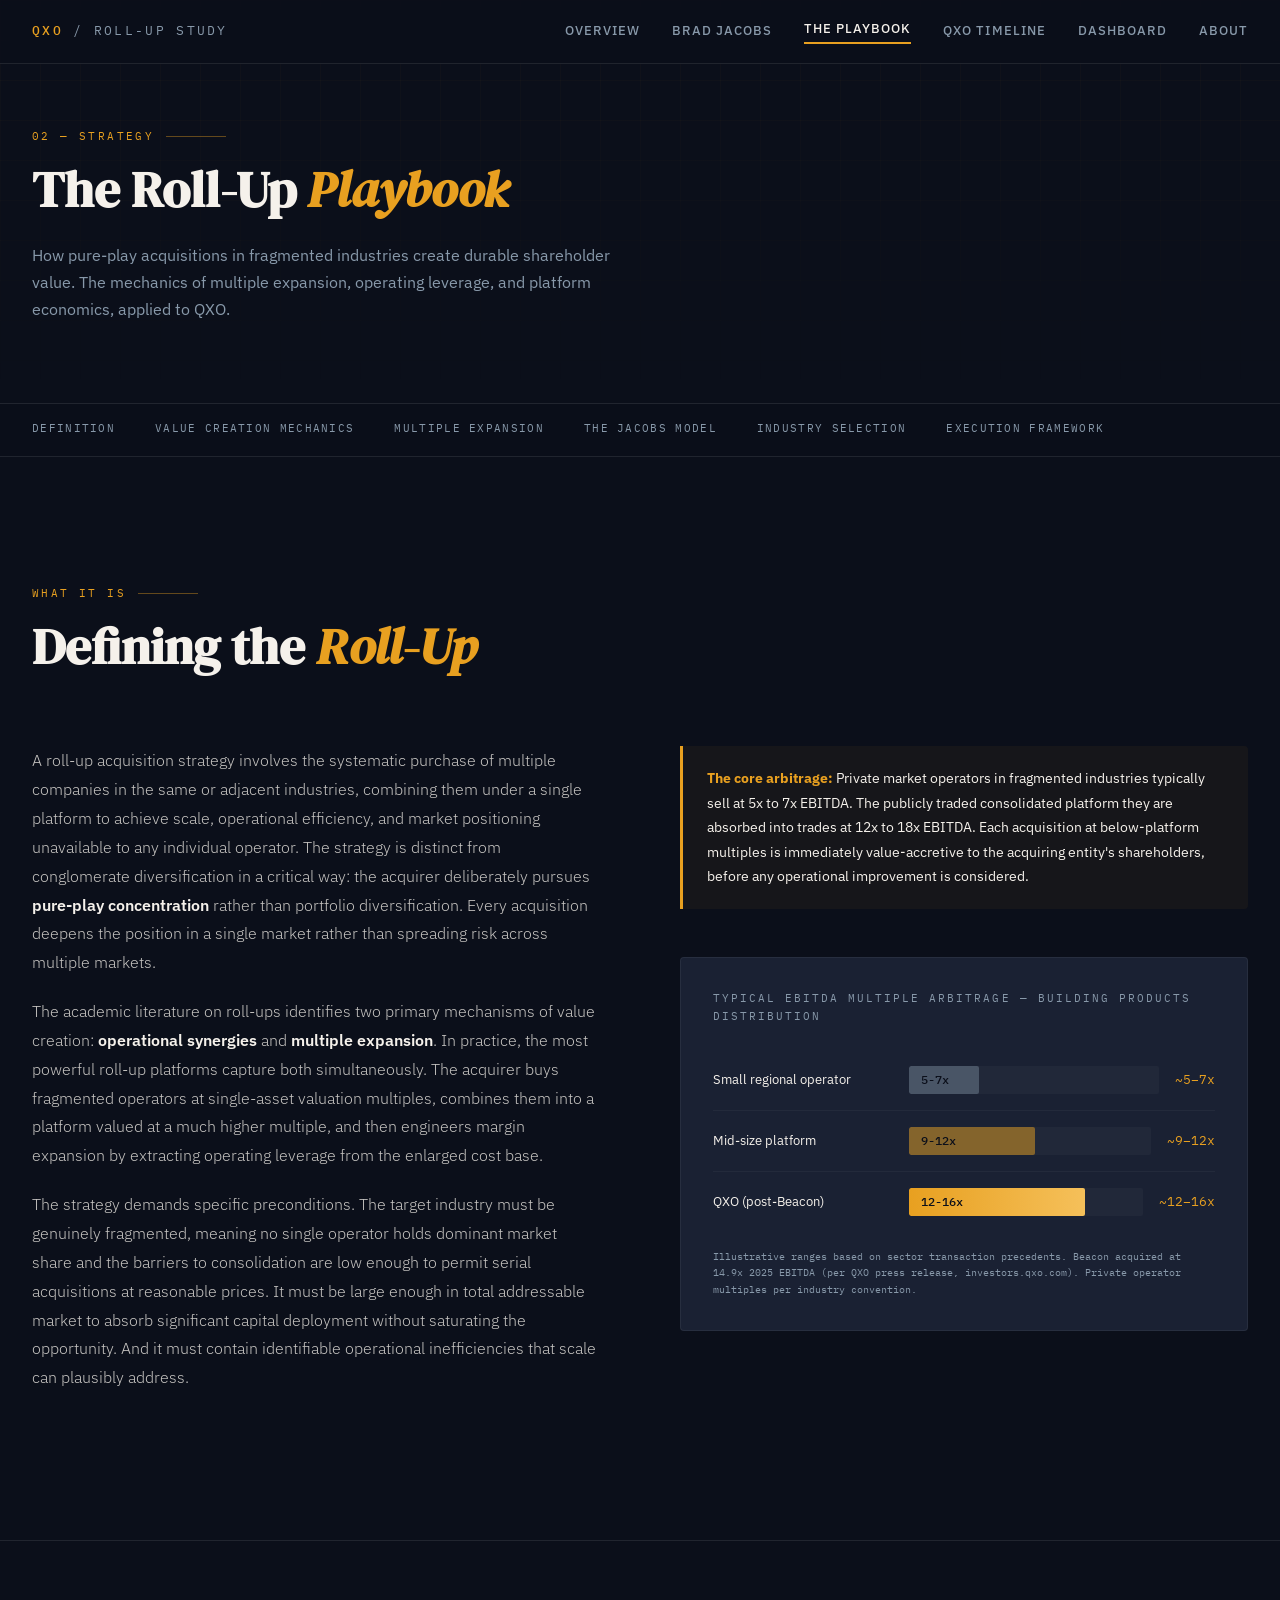
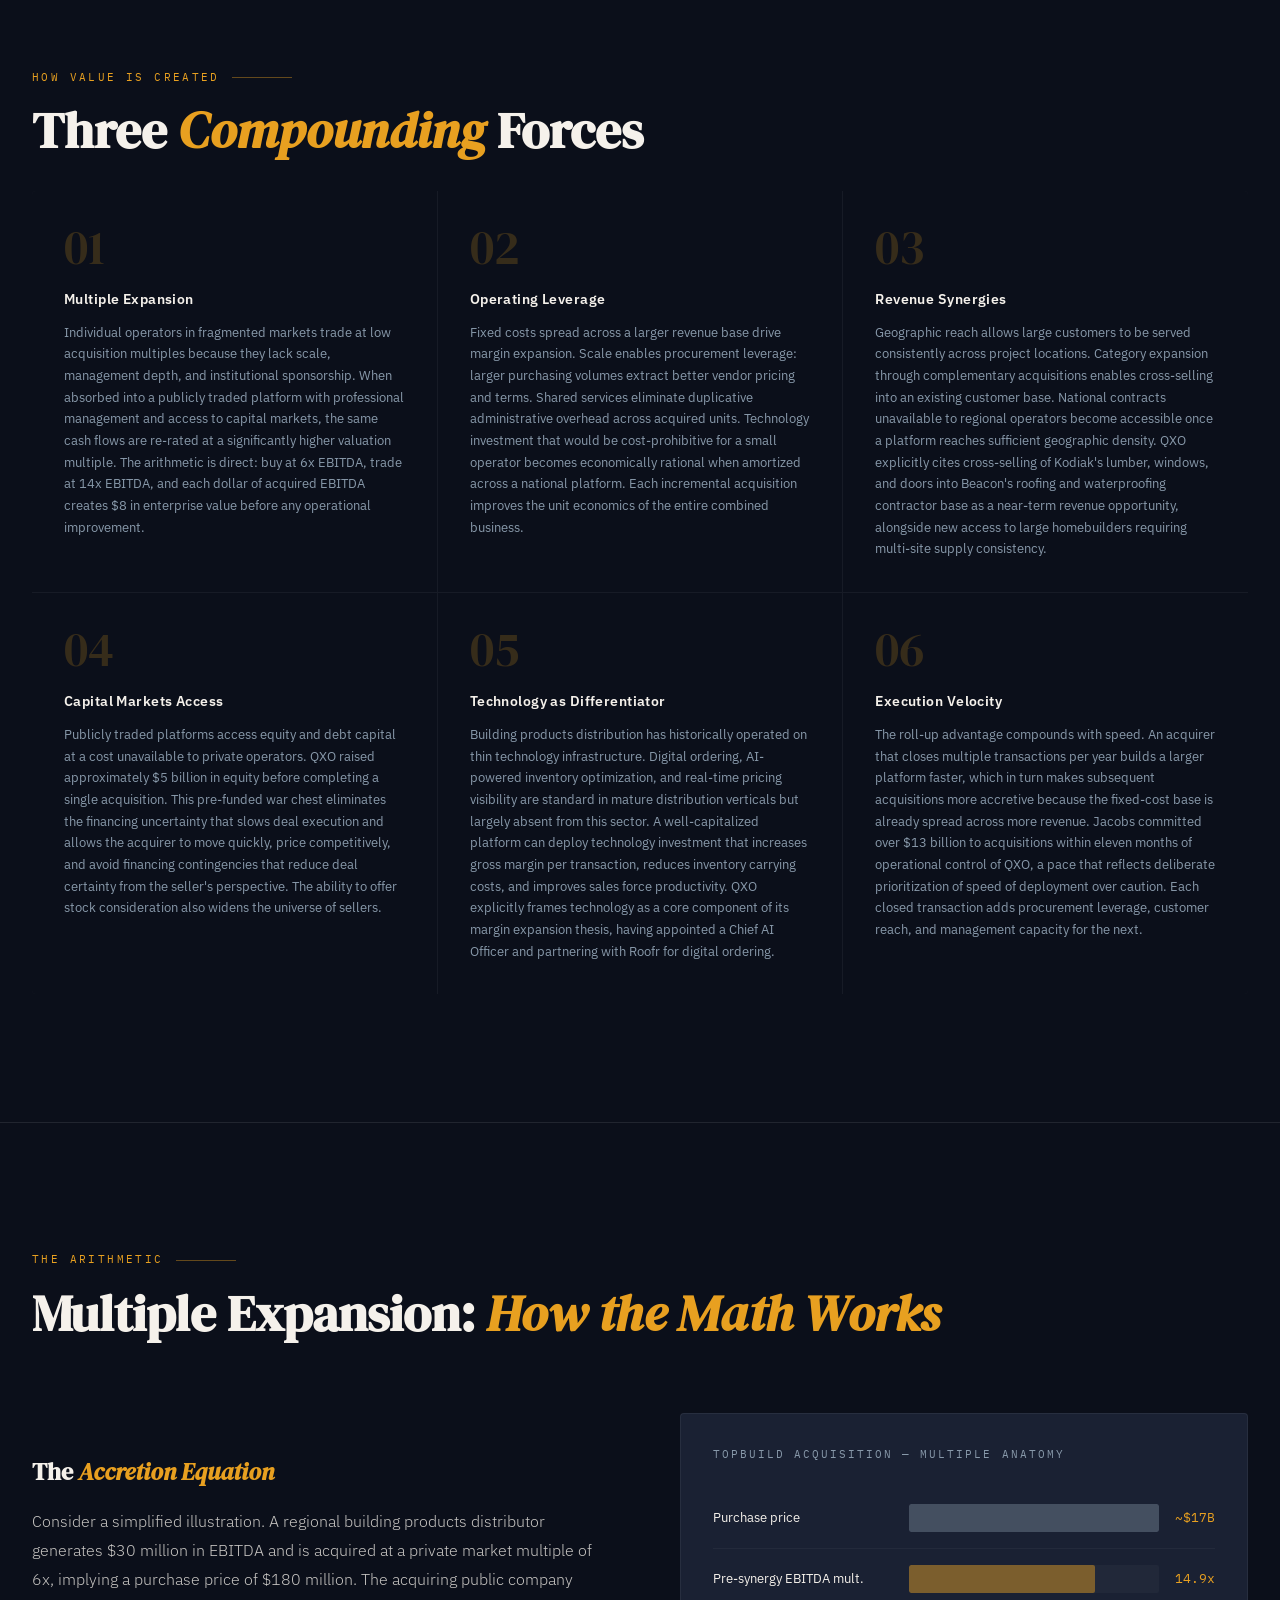
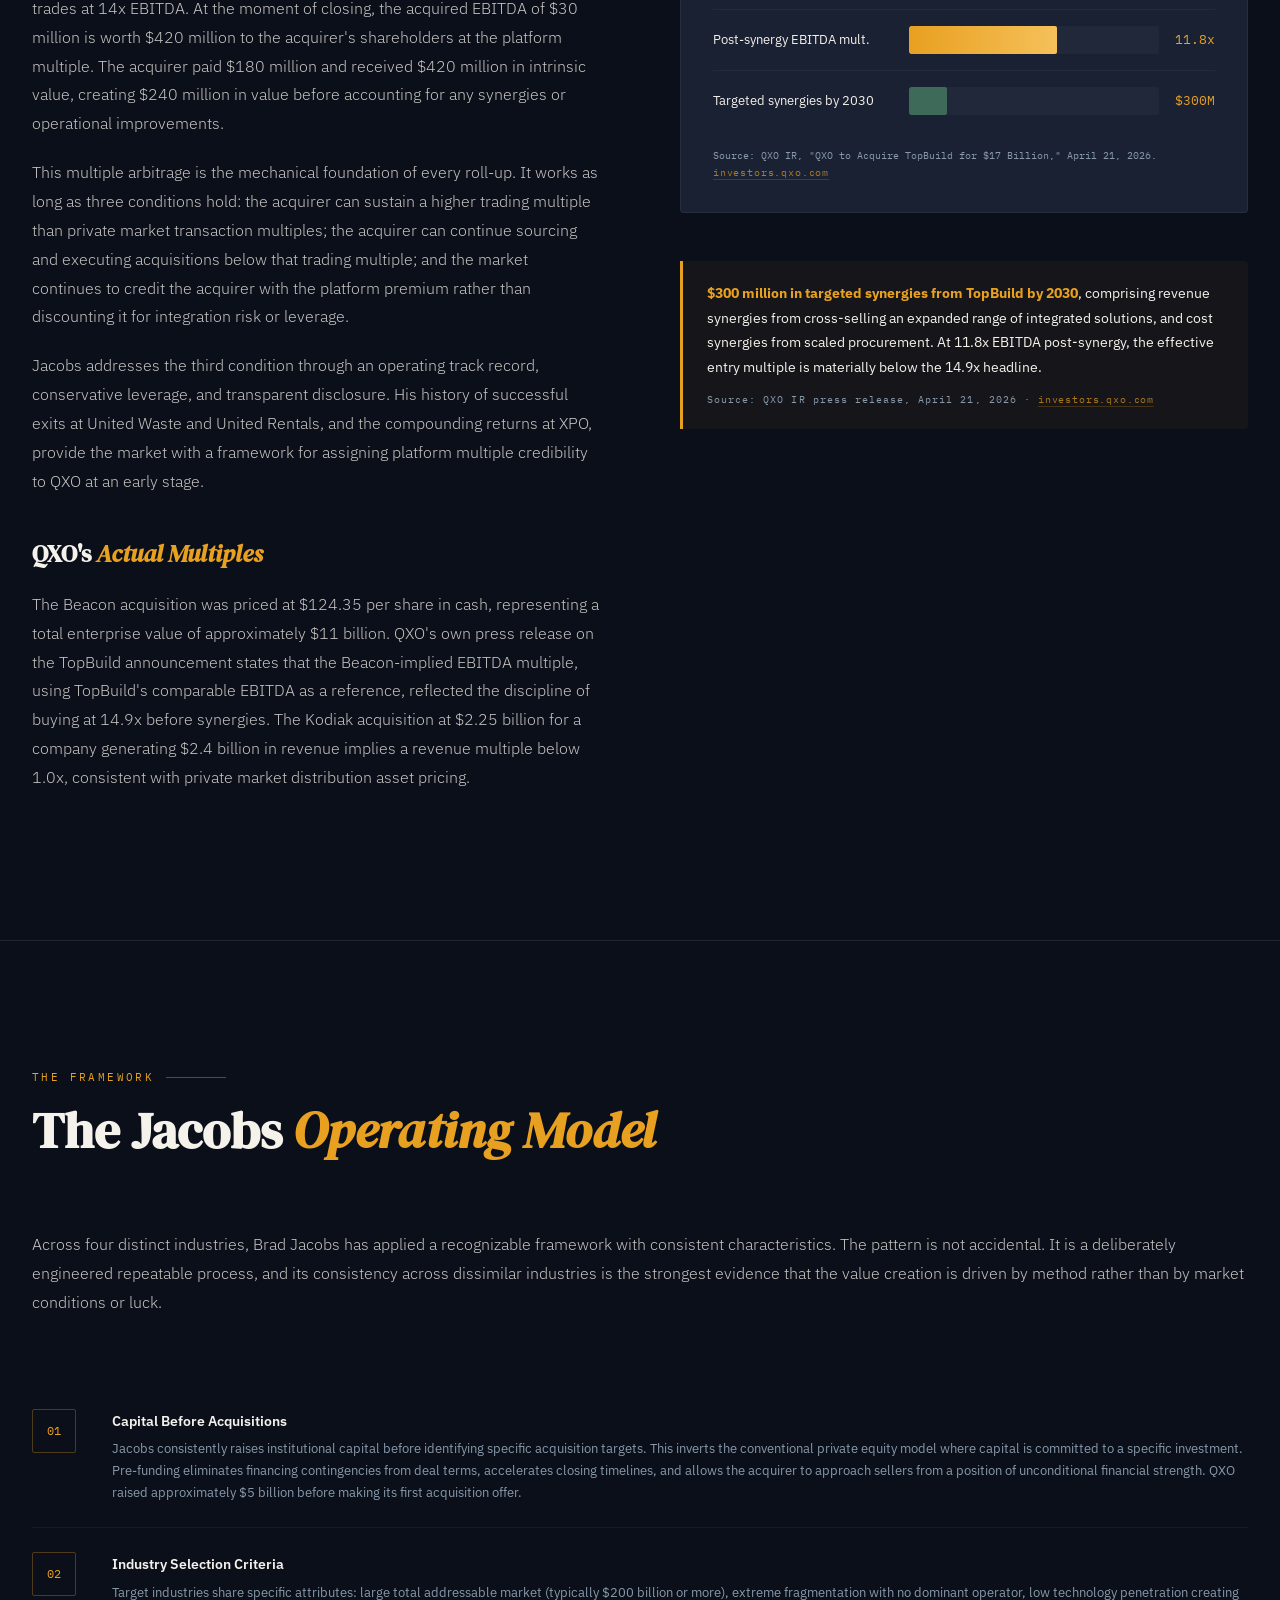
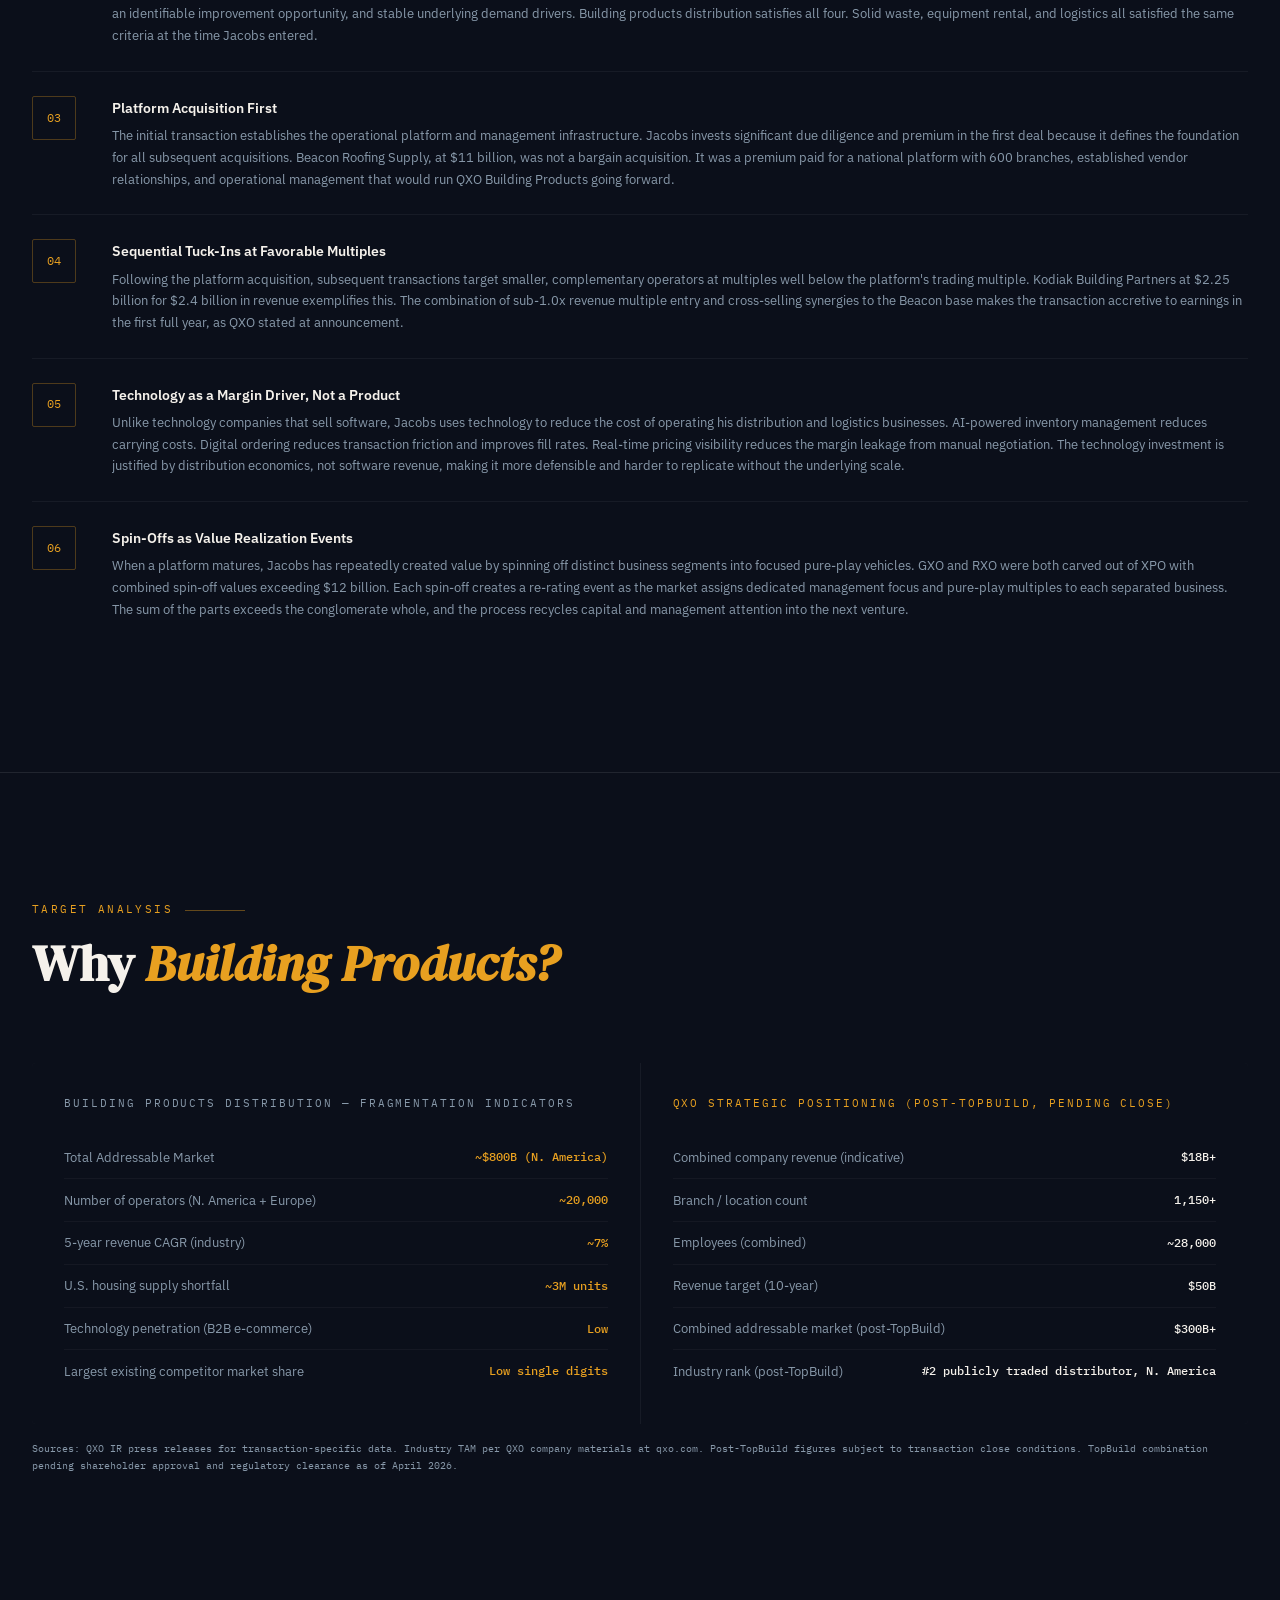
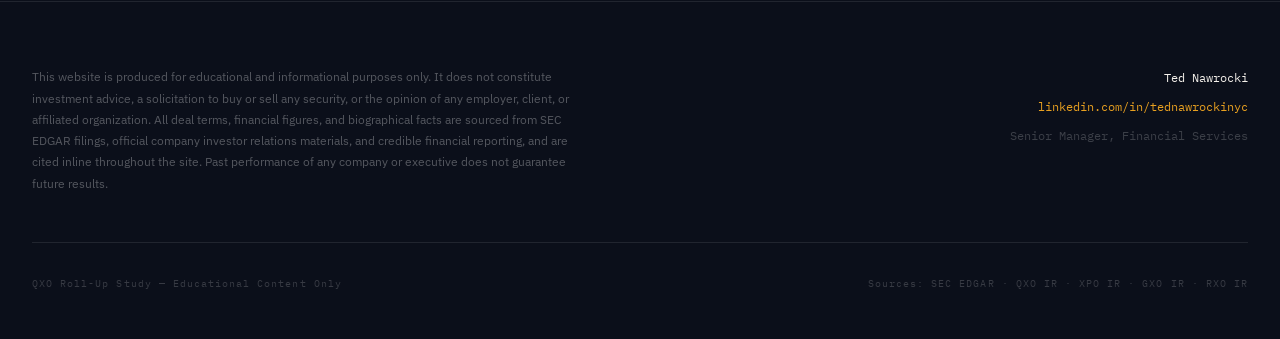
<file: pages/rollup.html>
<!DOCTYPE html>
<html lang="en">
<head>
  <meta charset="UTF-8" />
  <meta name="viewport" content="width=device-width, initial-scale=1.0" />
  <title>The Roll-Up Playbook &mdash; Strategy | QXO Roll-Up Study</title>
  <meta name="description" content="Analyst-grade examination of how roll-up acquisitions create shareholder value through multiple expansion, operating leverage, and pure-play platform economics." />
  <link rel="stylesheet" href="../assets/css/style.css" />
  <style>
    .strategy-nav {
      position: sticky;
      top: 64px;
      background: rgba(11,15,26,0.95);
      backdrop-filter: blur(8px);
      border-bottom: 1px solid var(--rule);
      z-index: 100;
      padding: 0 2rem;
    }
    .strategy-nav-inner {
      max-width: var(--max-w);
      margin: 0 auto;
      display: flex;
      gap: 2.5rem;
      overflow-x: auto;
      scrollbar-width: none;
      -ms-overflow-style: none;
    }
    .strategy-nav-inner::-webkit-scrollbar { display: none; }
    .strategy-nav a {
      font-family: var(--mono);
      font-size: 0.68rem;
      letter-spacing: 0.12em;
      text-transform: uppercase;
      color: var(--muted);
      padding: 1rem 0;
      border-bottom: 2px solid transparent;
      white-space: nowrap;
      transition: color 0.2s, border-color 0.2s;
    }
    .strategy-nav a:hover {
      color: var(--linen);
      border-bottom-color: rgba(232,160,32,0.4);
    }
    .mechanism-grid {
      display: grid;
      grid-template-columns: repeat(3, 1fr);
      gap: 1px;
      background: rgba(255,255,255,0.05);
      border-radius: 4px;
      overflow: hidden;
      margin-top: 2rem;
    }
    .mechanism-cell {
      background: var(--ink);
      padding: 2rem;
    }
    .mechanism-num {
      font-family: var(--serif);
      font-size: 3rem;
      color: rgba(232,160,32,0.2);
      line-height: 1;
      margin-bottom: 1rem;
    }
    .mechanism-title {
      font-size: 0.9rem;
      font-weight: 600;
      color: var(--linen);
      margin-bottom: 0.75rem;
      letter-spacing: 0.03em;
    }
    .mechanism-body {
      font-size: 0.82rem;
      color: var(--muted);
      line-height: 1.65;
    }
    .multiple-chart {
      display: flex;
      flex-direction: column;
      gap: 0;
    }
    .multiple-row {
      display: grid;
      grid-template-columns: 180px 1fr auto;
      align-items: center;
      gap: 1rem;
      padding: 1rem 0;
      border-bottom: 1px solid rgba(255,255,255,0.04);
    }
    .multiple-row:last-child { border-bottom: none; }
    .multiple-label { font-size: 0.82rem; color: var(--linen); }
    .multiple-bar-track {
      height: 28px;
      background: rgba(255,255,255,0.03);
      border-radius: 2px;
      overflow: hidden;
      position: relative;
    }
    .multiple-bar-fill {
      height: 100%;
      border-radius: 2px;
      display: flex;
      align-items: center;
      padding-left: 0.75rem;
      font-family: var(--mono);
      font-size: 0.72rem;
      font-weight: 500;
      color: var(--ink);
      transform-origin: left;
      animation: barGrow 1.2s var(--ease-out) forwards;
      transform: scaleX(0);
    }
    .multiple-val {
      font-family: var(--mono);
      font-size: 0.82rem;
      color: var(--amber);
      white-space: nowrap;
    }
    .step-list {
      counter-reset: steps;
    }
    .step-item {
      display: grid;
      grid-template-columns: 56px 1fr;
      gap: 1.5rem;
      padding: 1.5rem 0;
      border-bottom: 1px solid rgba(255,255,255,0.05);
      align-items: start;
    }
    .step-item:last-child { border-bottom: none; }
    .step-num {
      width: 44px;
      height: 44px;
      border: 1px solid rgba(232,160,32,0.3);
      border-radius: 2px;
      display: flex;
      align-items: center;
      justify-content: center;
      font-family: var(--mono);
      font-size: 0.72rem;
      color: var(--amber);
      flex-shrink: 0;
    }
    .step-title {
      font-weight: 600;
      font-size: 0.9rem;
      color: var(--linen);
      margin-bottom: 0.4rem;
    }
    .step-body {
      font-size: 0.82rem;
      color: var(--muted);
      line-height: 1.65;
    }
    .industry-compare {
      display: grid;
      grid-template-columns: 1fr 1fr;
      gap: 1px;
      background: rgba(255,255,255,0.05);
      border-radius: 4px;
      overflow: hidden;
    }
    .industry-col { background: var(--ink); padding: 2rem; }
    .industry-col-header {
      font-family: var(--mono);
      font-size: 0.68rem;
      letter-spacing: 0.18em;
      text-transform: uppercase;
      color: var(--muted);
      margin-bottom: 1.5rem;
    }
    .industry-col-header.positive { color: var(--amber); }
    .industry-attribute {
      display: flex;
      justify-content: space-between;
      align-items: center;
      padding: 0.65rem 0;
      border-bottom: 1px solid rgba(255,255,255,0.04);
      font-size: 0.82rem;
    }
    .industry-attribute:last-child { border-bottom: none; }
    .industry-attr-label { color: var(--muted); }
    .industry-attr-val { color: var(--linen); font-weight: 500; font-family: var(--mono); font-size: 0.78rem; }
    .industry-attr-val.positive { color: var(--amber); }
    @media (max-width: 900px) {
      .mechanism-grid { grid-template-columns: 1fr; }
      .industry-compare { grid-template-columns: 1fr; }
      .multiple-row { grid-template-columns: 140px 1fr auto; }
    }
  </style>
</head>
<body>

<div id="nav-target"></div>

<!-- PAGE HERO -->
<div class="page-hero">
  <div class="page-hero-grid"></div>
  <div class="page-hero-inner">
    <div class="section-label">02 &mdash; Strategy</div>
    <h1 class="section-title">The Roll-Up <em>Playbook</em></h1>
    <p style="font-size:1rem; color:var(--muted); max-width:600px; line-height:1.7;">
      How pure-play acquisitions in fragmented industries create durable shareholder value. The mechanics of multiple expansion, operating leverage, and platform economics, applied to QXO.
    </p>
  </div>
</div>

<nav class="strategy-nav">
  <div class="strategy-nav-inner">
    <a href="#definition">Definition</a>
    <a href="#mechanics">Value Creation Mechanics</a>
    <a href="#multiples">Multiple Expansion</a>
    <a href="#jacobs-model">The Jacobs Model</a>
    <a href="#industry-selection">Industry Selection</a>
    <a href="#execution">Execution Framework</a>
  </div>
</nav>

<div class="s-8"></div>

<!-- DEFINITION -->
<div id="definition" class="page-wrap">
  <div class="section-label">What It Is</div>
  <h2 class="section-title">Defining the <em>Roll-Up</em></h2>
  <div class="s-3"></div>
  <div class="grid-2" style="gap:5rem; align-items:start;">
    <div class="prose fade-up">
      <p>
        A roll-up acquisition strategy involves the systematic purchase of multiple companies in the same or adjacent industries, combining them under a single platform to achieve scale, operational efficiency, and market positioning unavailable to any individual operator. The strategy is distinct from conglomerate diversification in a critical way: the acquirer deliberately pursues <strong>pure-play concentration</strong> rather than portfolio diversification. Every acquisition deepens the position in a single market rather than spreading risk across multiple markets.
      </p>
      <p>
        The academic literature on roll-ups identifies two primary mechanisms of value creation: <strong>operational synergies</strong> and <strong>multiple expansion</strong>. In practice, the most powerful roll-up platforms capture both simultaneously. The acquirer buys fragmented operators at single-asset valuation multiples, combines them into a platform valued at a much higher multiple, and then engineers margin expansion by extracting operating leverage from the enlarged cost base.
      </p>
      <p>
        The strategy demands specific preconditions. The target industry must be genuinely fragmented, meaning no single operator holds dominant market share and the barriers to consolidation are low enough to permit serial acquisitions at reasonable prices. It must be large enough in total addressable market to absorb significant capital deployment without saturating the opportunity. And it must contain identifiable operational inefficiencies that scale can plausibly address.
      </p>
    </div>
    <div class="fade-up" data-delay="1">
      <div class="callout">
        <strong>The core arbitrage:</strong> Private market operators in fragmented industries typically sell at 5x to 7x EBITDA. The publicly traded consolidated platform they are absorbed into trades at 12x to 18x EBITDA. Each acquisition at below-platform multiples is immediately value-accretive to the acquiring entity's shareholders, before any operational improvement is considered.
      </div>
      <div class="s-3"></div>
      <div class="chart-container">
        <div class="chart-title">Typical EBITDA Multiple Arbitrage &mdash; Building Products Distribution</div>
        <div class="multiple-chart">
          <div class="multiple-row">
            <div class="multiple-label">Small regional operator</div>
            <div class="multiple-bar-track">
              <div class="multiple-bar-fill" style="width:28%; background: rgba(136,153,170,0.4); animation-delay:0.1s;">5-7x</div>
            </div>
            <div class="multiple-val">~5&ndash;7x</div>
          </div>
          <div class="multiple-row">
            <div class="multiple-label">Mid-size platform</div>
            <div class="multiple-bar-track">
              <div class="multiple-bar-fill" style="width:52%; background: rgba(232,160,32,0.5); animation-delay:0.2s;">9-12x</div>
            </div>
            <div class="multiple-val">~9&ndash;12x</div>
          </div>
          <div class="multiple-row">
            <div class="multiple-label">QXO (post-Beacon)</div>
            <div class="multiple-bar-track">
              <div class="multiple-bar-fill" style="width:75%; background: linear-gradient(90deg, var(--amber), var(--amber-lt)); animation-delay:0.3s;">12-16x</div>
            </div>
            <div class="multiple-val">~12&ndash;16x</div>
          </div>
        </div>
        <div style="margin-top:1rem; font-size:0.65rem; color:var(--muted); font-family:var(--mono);">Illustrative ranges based on sector transaction precedents. Beacon acquired at 14.9x 2025 EBITDA (per QXO press release, investors.qxo.com). Private operator multiples per industry convention.</div>
      </div>
    </div>
  </div>
</div>

<div class="s-8"></div>
<hr class="rule" />
<div class="s-8"></div>

<!-- VALUE CREATION MECHANICS -->
<div id="mechanics" class="page-wrap">
  <div class="section-label">How Value Is Created</div>
  <h2 class="section-title">Three <em>Compounding</em> Forces</h2>
  <div class="mechanism-grid">
    <div class="mechanism-cell fade-up" data-delay="0">
      <div class="mechanism-num">01</div>
      <div class="mechanism-title">Multiple Expansion</div>
      <div class="mechanism-body">
        Individual operators in fragmented markets trade at low acquisition multiples because they lack scale, management depth, and institutional sponsorship. When absorbed into a publicly traded platform with professional management and access to capital markets, the same cash flows are re-rated at a significantly higher valuation multiple. The arithmetic is direct: buy at 6x EBITDA, trade at 14x EBITDA, and each dollar of acquired EBITDA creates $8 in enterprise value before any operational improvement.
      </div>
    </div>
    <div class="mechanism-cell fade-up" data-delay="1">
      <div class="mechanism-num">02</div>
      <div class="mechanism-title">Operating Leverage</div>
      <div class="mechanism-body">
        Fixed costs spread across a larger revenue base drive margin expansion. Scale enables procurement leverage: larger purchasing volumes extract better vendor pricing and terms. Shared services eliminate duplicative administrative overhead across acquired units. Technology investment that would be cost-prohibitive for a small operator becomes economically rational when amortized across a national platform. Each incremental acquisition improves the unit economics of the entire combined business.
      </div>
    </div>
    <div class="mechanism-cell fade-up" data-delay="2">
      <div class="mechanism-num">03</div>
      <div class="mechanism-title">Revenue Synergies</div>
      <div class="mechanism-body">
        Geographic reach allows large customers to be served consistently across project locations. Category expansion through complementary acquisitions enables cross-selling into an existing customer base. National contracts unavailable to regional operators become accessible once a platform reaches sufficient geographic density. QXO explicitly cites cross-selling of Kodiak's lumber, windows, and doors into Beacon's roofing and waterproofing contractor base as a near-term revenue opportunity, alongside new access to large homebuilders requiring multi-site supply consistency.
      </div>
    </div>
    <div class="mechanism-cell fade-up" data-delay="3">
      <div class="mechanism-num">04</div>
      <div class="mechanism-title">Capital Markets Access</div>
      <div class="mechanism-body">
        Publicly traded platforms access equity and debt capital at a cost unavailable to private operators. QXO raised approximately $5 billion in equity before completing a single acquisition. This pre-funded war chest eliminates the financing uncertainty that slows deal execution and allows the acquirer to move quickly, price competitively, and avoid financing contingencies that reduce deal certainty from the seller's perspective. The ability to offer stock consideration also widens the universe of sellers.
      </div>
    </div>
    <div class="mechanism-cell fade-up" data-delay="4">
      <div class="mechanism-num">05</div>
      <div class="mechanism-title">Technology as Differentiator</div>
      <div class="mechanism-body">
        Building products distribution has historically operated on thin technology infrastructure. Digital ordering, AI-powered inventory optimization, and real-time pricing visibility are standard in mature distribution verticals but largely absent from this sector. A well-capitalized platform can deploy technology investment that increases gross margin per transaction, reduces inventory carrying costs, and improves sales force productivity. QXO explicitly frames technology as a core component of its margin expansion thesis, having appointed a Chief AI Officer and partnering with Roofr for digital ordering.
      </div>
    </div>
    <div class="mechanism-cell fade-up" data-delay="5">
      <div class="mechanism-num">06</div>
      <div class="mechanism-title">Execution Velocity</div>
      <div class="mechanism-body">
        The roll-up advantage compounds with speed. An acquirer that closes multiple transactions per year builds a larger platform faster, which in turn makes subsequent acquisitions more accretive because the fixed-cost base is already spread across more revenue. Jacobs committed over $13 billion to acquisitions within eleven months of operational control of QXO, a pace that reflects deliberate prioritization of speed of deployment over caution. Each closed transaction adds procurement leverage, customer reach, and management capacity for the next.
      </div>
    </div>
  </div>
</div>

<div class="s-8"></div>
<hr class="rule" />
<div class="s-8"></div>

<!-- MULTIPLE EXPANSION DEEP DIVE -->
<div id="multiples" class="page-wrap">
  <div class="section-label">The Arithmetic</div>
  <h2 class="section-title">Multiple Expansion: <em>How the Math Works</em></h2>
  <div class="s-3"></div>
  <div class="grid-2" style="gap:5rem; align-items:start;">
    <div class="prose fade-up">
      <h3>The <em>Accretion Equation</em></h3>
      <p>
        Consider a simplified illustration. A regional building products distributor generates $30 million in EBITDA and is acquired at a private market multiple of 6x, implying a purchase price of $180 million. The acquiring public company trades at 14x EBITDA. At the moment of closing, the acquired EBITDA of $30 million is worth $420 million to the acquirer's shareholders at the platform multiple. The acquirer paid $180 million and received $420 million in intrinsic value, creating $240 million in value before accounting for any synergies or operational improvements.
      </p>
      <p>
        This multiple arbitrage is the mechanical foundation of every roll-up. It works as long as three conditions hold: the acquirer can sustain a higher trading multiple than private market transaction multiples; the acquirer can continue sourcing and executing acquisitions below that trading multiple; and the market continues to credit the acquirer with the platform premium rather than discounting it for integration risk or leverage.
      </p>
      <p>
        Jacobs addresses the third condition through an operating track record, conservative leverage, and transparent disclosure. His history of successful exits at United Waste and United Rentals, and the compounding returns at XPO, provide the market with a framework for assigning platform multiple credibility to QXO at an early stage.
      </p>
      <h3>QXO's <em>Actual Multiples</em></h3>
      <p>
        The Beacon acquisition was priced at $124.35 per share in cash, representing a total enterprise value of approximately $11 billion. QXO's own press release on the TopBuild announcement states that the Beacon-implied EBITDA multiple, using TopBuild's comparable EBITDA as a reference, reflected the discipline of buying at 14.9x before synergies. The Kodiak acquisition at $2.25 billion for a company generating $2.4 billion in revenue implies a revenue multiple below 1.0x, consistent with private market distribution asset pricing.
      </p>
    </div>
    <div class="fade-up" data-delay="1">
      <div class="chart-container">
        <div class="chart-title">TopBuild Acquisition &mdash; Multiple Anatomy</div>
        <div class="multiple-chart">
          <div class="multiple-row">
            <div class="multiple-label">Purchase price</div>
            <div class="multiple-bar-track">
              <div class="multiple-bar-fill" style="width:100%; background:rgba(136,153,170,0.35); animation-delay:0.1s;">&nbsp;</div>
            </div>
            <div class="multiple-val">~$17B</div>
          </div>
          <div class="multiple-row">
            <div class="multiple-label">Pre-synergy EBITDA mult.</div>
            <div class="multiple-bar-track">
              <div class="multiple-bar-fill" style="width:74.5%; background:rgba(232,160,32,0.45); animation-delay:0.2s;">&nbsp;</div>
            </div>
            <div class="multiple-val">14.9x</div>
          </div>
          <div class="multiple-row">
            <div class="multiple-label">Post-synergy EBITDA mult.</div>
            <div class="multiple-bar-track">
              <div class="multiple-bar-fill" style="width:59%; background: linear-gradient(90deg, var(--amber), var(--amber-lt)); animation-delay:0.3s;">&nbsp;</div>
            </div>
            <div class="multiple-val">11.8x</div>
          </div>
          <div class="multiple-row">
            <div class="multiple-label">Targeted synergies by 2030</div>
            <div class="multiple-bar-track">
              <div class="multiple-bar-fill" style="width:15%; background:rgba(109,204,138,0.4); animation-delay:0.4s;">&nbsp;</div>
            </div>
            <div class="multiple-val">$300M</div>
          </div>
        </div>
        <div style="margin-top:1rem; font-size:0.65rem; color:var(--muted); font-family:var(--mono);">
          Source: QXO IR, "QXO to Acquire TopBuild for $17 Billion," April 21, 2026. <a class="source-link" href="https://investors.qxo.com/news/news-details/2026/QXO-to-Acquire-TopBuild-for-17-Billion/default.aspx" target="_blank" rel="noopener">investors.qxo.com</a>
        </div>
      </div>

      <div class="s-3"></div>

      <div class="callout">
        <strong>$300 million in targeted synergies from TopBuild by 2030</strong>, comprising revenue synergies from cross-selling an expanded range of integrated solutions, and cost synergies from scaled procurement. At 11.8x EBITDA post-synergy, the effective entry multiple is materially below the 14.9x headline.
        <span class="callout-cite">Source: QXO IR press release, April 21, 2026 &middot; <a class="source-link" href="https://investors.qxo.com/news/news-details/2026/QXO-to-Acquire-TopBuild-for-17-Billion/default.aspx" target="_blank" rel="noopener">investors.qxo.com</a></span>
      </div>
    </div>
  </div>
</div>

<div class="s-8"></div>
<hr class="rule" />
<div class="s-8"></div>

<!-- JACOBS MODEL -->
<div id="jacobs-model" class="page-wrap">
  <div class="section-label">The Framework</div>
  <h2 class="section-title">The Jacobs <em>Operating Model</em></h2>
  <div class="s-3"></div>
  <div class="prose fade-up" style="max-width:100%;">
    <p>
      Across four distinct industries, Brad Jacobs has applied a recognizable framework with consistent characteristics. The pattern is not accidental. It is a deliberately engineered repeatable process, and its consistency across dissimilar industries is the strongest evidence that the value creation is driven by method rather than by market conditions or luck.
    </p>
  </div>
  <div class="s-3"></div>
  <div class="step-list fade-up" data-delay="1">
    <div class="step-item">
      <div class="step-num">01</div>
      <div>
        <div class="step-title">Capital Before Acquisitions</div>
        <div class="step-body">Jacobs consistently raises institutional capital before identifying specific acquisition targets. This inverts the conventional private equity model where capital is committed to a specific investment. Pre-funding eliminates financing contingencies from deal terms, accelerates closing timelines, and allows the acquirer to approach sellers from a position of unconditional financial strength. QXO raised approximately $5 billion before making its first acquisition offer.</div>
      </div>
    </div>
    <div class="step-item">
      <div class="step-num">02</div>
      <div>
        <div class="step-title">Industry Selection Criteria</div>
        <div class="step-body">Target industries share specific attributes: large total addressable market (typically $200 billion or more), extreme fragmentation with no dominant operator, low technology penetration creating an identifiable improvement opportunity, and stable underlying demand drivers. Building products distribution satisfies all four. Solid waste, equipment rental, and logistics all satisfied the same criteria at the time Jacobs entered.</div>
      </div>
    </div>
    <div class="step-item">
      <div class="step-num">03</div>
      <div>
        <div class="step-title">Platform Acquisition First</div>
        <div class="step-body">The initial transaction establishes the operational platform and management infrastructure. Jacobs invests significant due diligence and premium in the first deal because it defines the foundation for all subsequent acquisitions. Beacon Roofing Supply, at $11 billion, was not a bargain acquisition. It was a premium paid for a national platform with 600 branches, established vendor relationships, and operational management that would run QXO Building Products going forward.</div>
      </div>
    </div>
    <div class="step-item">
      <div class="step-num">04</div>
      <div>
        <div class="step-title">Sequential Tuck-Ins at Favorable Multiples</div>
        <div class="step-body">Following the platform acquisition, subsequent transactions target smaller, complementary operators at multiples well below the platform's trading multiple. Kodiak Building Partners at $2.25 billion for $2.4 billion in revenue exemplifies this. The combination of sub-1.0x revenue multiple entry and cross-selling synergies to the Beacon base makes the transaction accretive to earnings in the first full year, as QXO stated at announcement.</div>
      </div>
    </div>
    <div class="step-item">
      <div class="step-num">05</div>
      <div>
        <div class="step-title">Technology as a Margin Driver, Not a Product</div>
        <div class="step-body">Unlike technology companies that sell software, Jacobs uses technology to reduce the cost of operating his distribution and logistics businesses. AI-powered inventory management reduces carrying costs. Digital ordering reduces transaction friction and improves fill rates. Real-time pricing visibility reduces the margin leakage from manual negotiation. The technology investment is justified by distribution economics, not software revenue, making it more defensible and harder to replicate without the underlying scale.</div>
      </div>
    </div>
    <div class="step-item">
      <div class="step-num">06</div>
      <div>
        <div class="step-title">Spin-Offs as Value Realization Events</div>
        <div class="step-body">When a platform matures, Jacobs has repeatedly created value by spinning off distinct business segments into focused pure-play vehicles. GXO and RXO were both carved out of XPO with combined spin-off values exceeding $12 billion. Each spin-off creates a re-rating event as the market assigns dedicated management focus and pure-play multiples to each separated business. The sum of the parts exceeds the conglomerate whole, and the process recycles capital and management attention into the next venture.</div>
      </div>
    </div>
  </div>
</div>

<div class="s-8"></div>
<hr class="rule" />
<div class="s-8"></div>

<!-- INDUSTRY SELECTION -->
<div id="industry-selection" class="page-wrap">
  <div class="section-label">Target Analysis</div>
  <h2 class="section-title">Why <em>Building Products?</em></h2>
  <div class="s-3"></div>
  <div class="industry-compare fade-up">
    <div class="industry-col">
      <div class="industry-col-header">Building Products Distribution &mdash; Fragmentation Indicators</div>
      <div class="industry-attribute">
        <span class="industry-attr-label">Total Addressable Market</span>
        <span class="industry-attr-val positive">~$800B (N. America)</span>
      </div>
      <div class="industry-attribute">
        <span class="industry-attr-label">Number of operators (N. America + Europe)</span>
        <span class="industry-attr-val positive">~20,000</span>
      </div>
      <div class="industry-attribute">
        <span class="industry-attr-label">5-year revenue CAGR (industry)</span>
        <span class="industry-attr-val positive">~7%</span>
      </div>
      <div class="industry-attribute">
        <span class="industry-attr-label">U.S. housing supply shortfall</span>
        <span class="industry-attr-val positive">~3M units</span>
      </div>
      <div class="industry-attribute">
        <span class="industry-attr-label">Technology penetration (B2B e-commerce)</span>
        <span class="industry-attr-val positive">Low</span>
      </div>
      <div class="industry-attribute">
        <span class="industry-attr-label">Largest existing competitor market share</span>
        <span class="industry-attr-val positive">Low single digits</span>
      </div>
    </div>
    <div class="industry-col">
      <div class="industry-col-header positive">QXO Strategic Positioning (Post-TopBuild, pending close)</div>
      <div class="industry-attribute">
        <span class="industry-attr-label">Combined company revenue (indicative)</span>
        <span class="industry-attr-val">$18B+</span>
      </div>
      <div class="industry-attribute">
        <span class="industry-attr-label">Branch / location count</span>
        <span class="industry-attr-val">1,150+</span>
      </div>
      <div class="industry-attribute">
        <span class="industry-attr-label">Employees (combined)</span>
        <span class="industry-attr-val">~28,000</span>
      </div>
      <div class="industry-attribute">
        <span class="industry-attr-label">Revenue target (10-year)</span>
        <span class="industry-attr-val">$50B</span>
      </div>
      <div class="industry-attribute">
        <span class="industry-attr-label">Combined addressable market (post-TopBuild)</span>
        <span class="industry-attr-val">$300B+</span>
      </div>
      <div class="industry-attribute">
        <span class="industry-attr-label">Industry rank (post-TopBuild)</span>
        <span class="industry-attr-val">#2 publicly traded distributor, N. America</span>
      </div>
    </div>
  </div>
  <div style="margin-top:1rem; font-size:0.65rem; color:var(--muted); font-family:var(--mono);">
    Sources: QXO IR press releases for transaction-specific data. Industry TAM per QXO company materials at qxo.com. Post-TopBuild figures subject to transaction close conditions. TopBuild combination pending shareholder approval and regulatory clearance as of April 2026.
  </div>
</div>

<div class="s-8"></div>

<div id="footer-target"></div>
<script src="../assets/js/nav.js"></script>
<script src="../assets/js/main.js"></script>
</body>
</html>
</file>
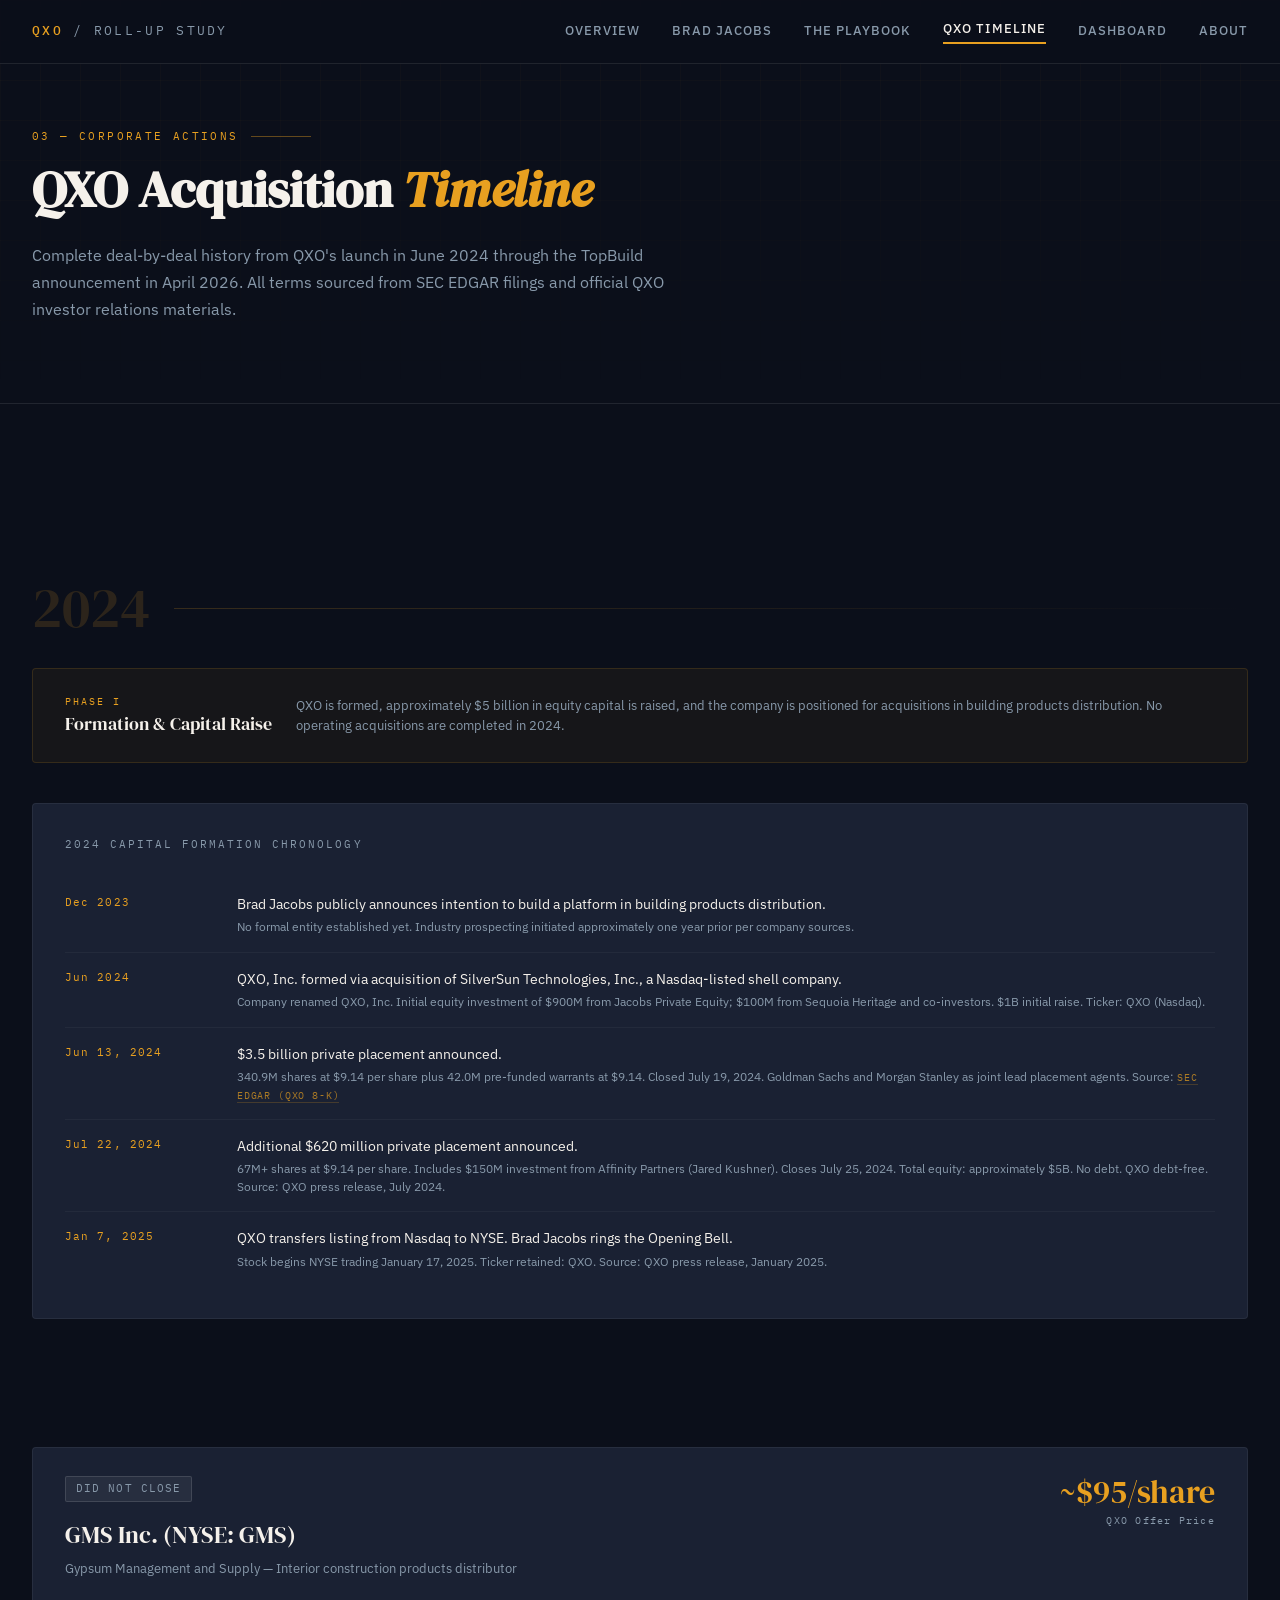
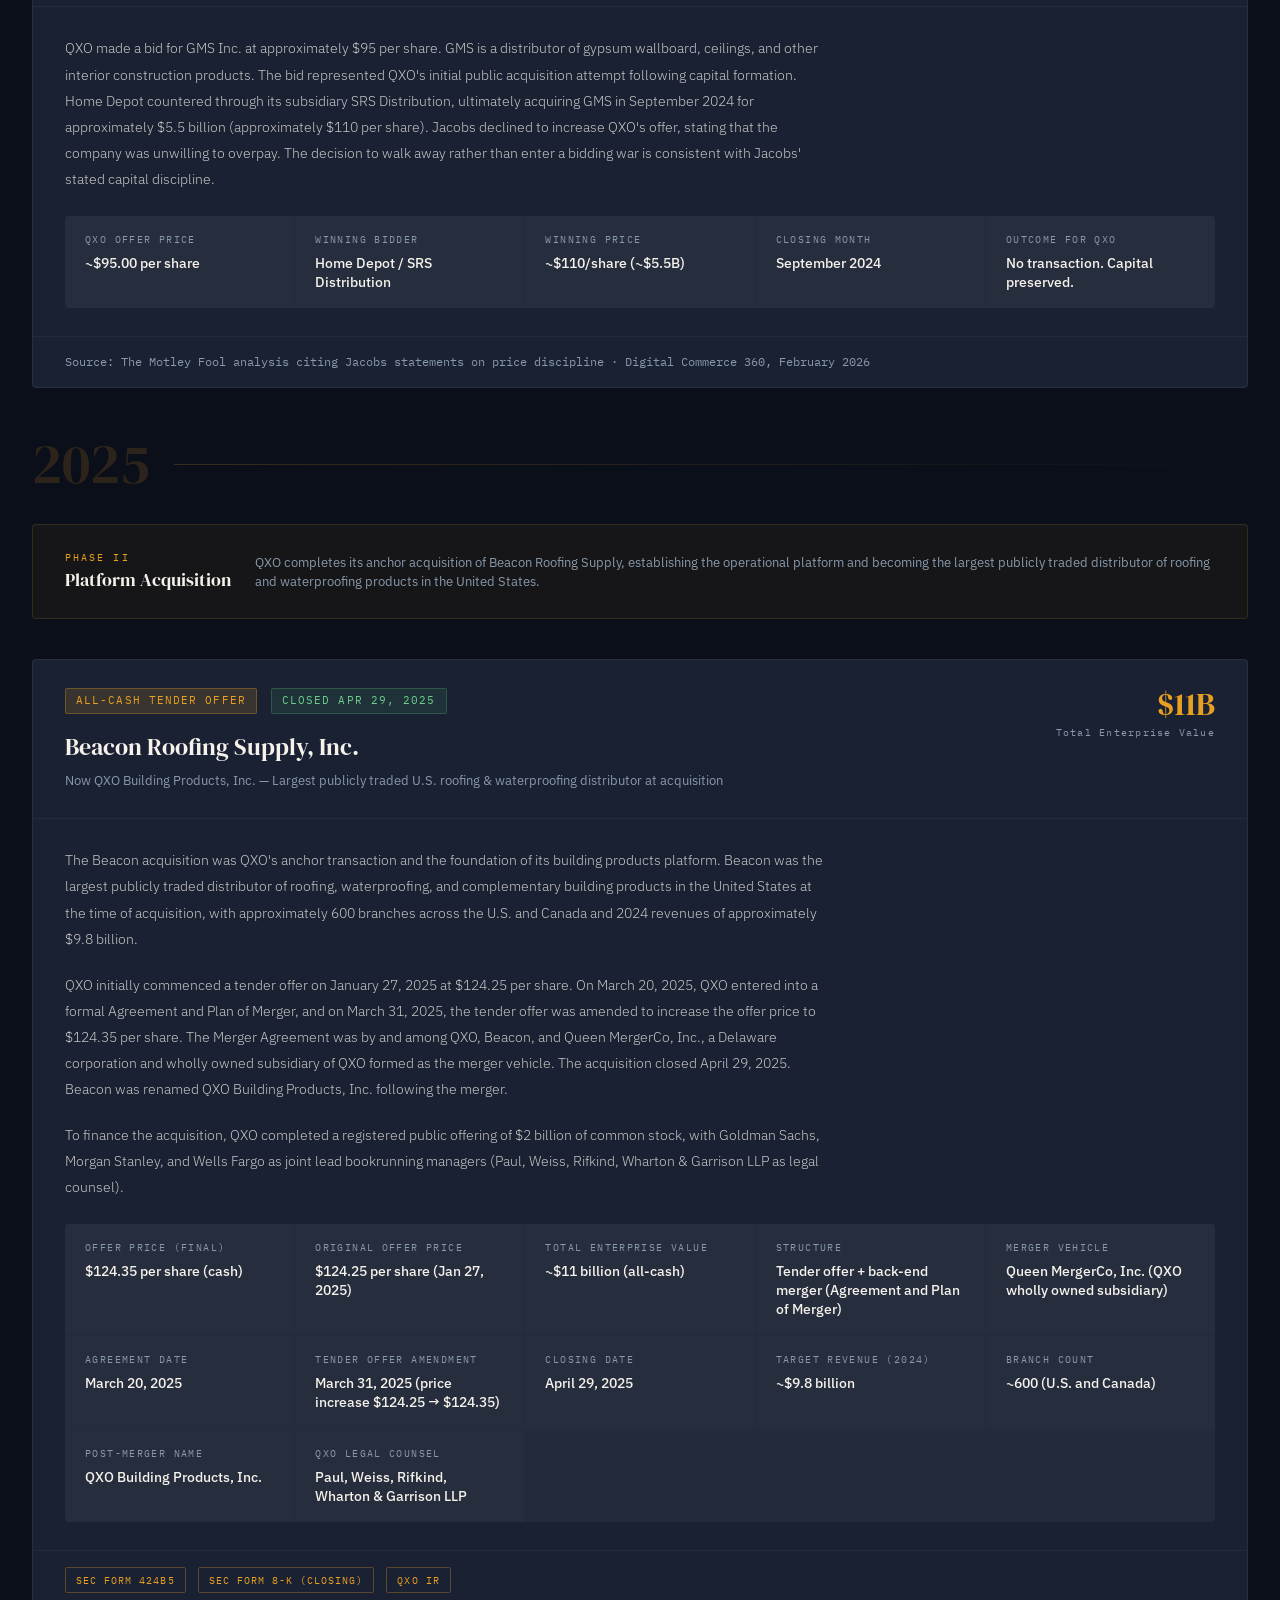
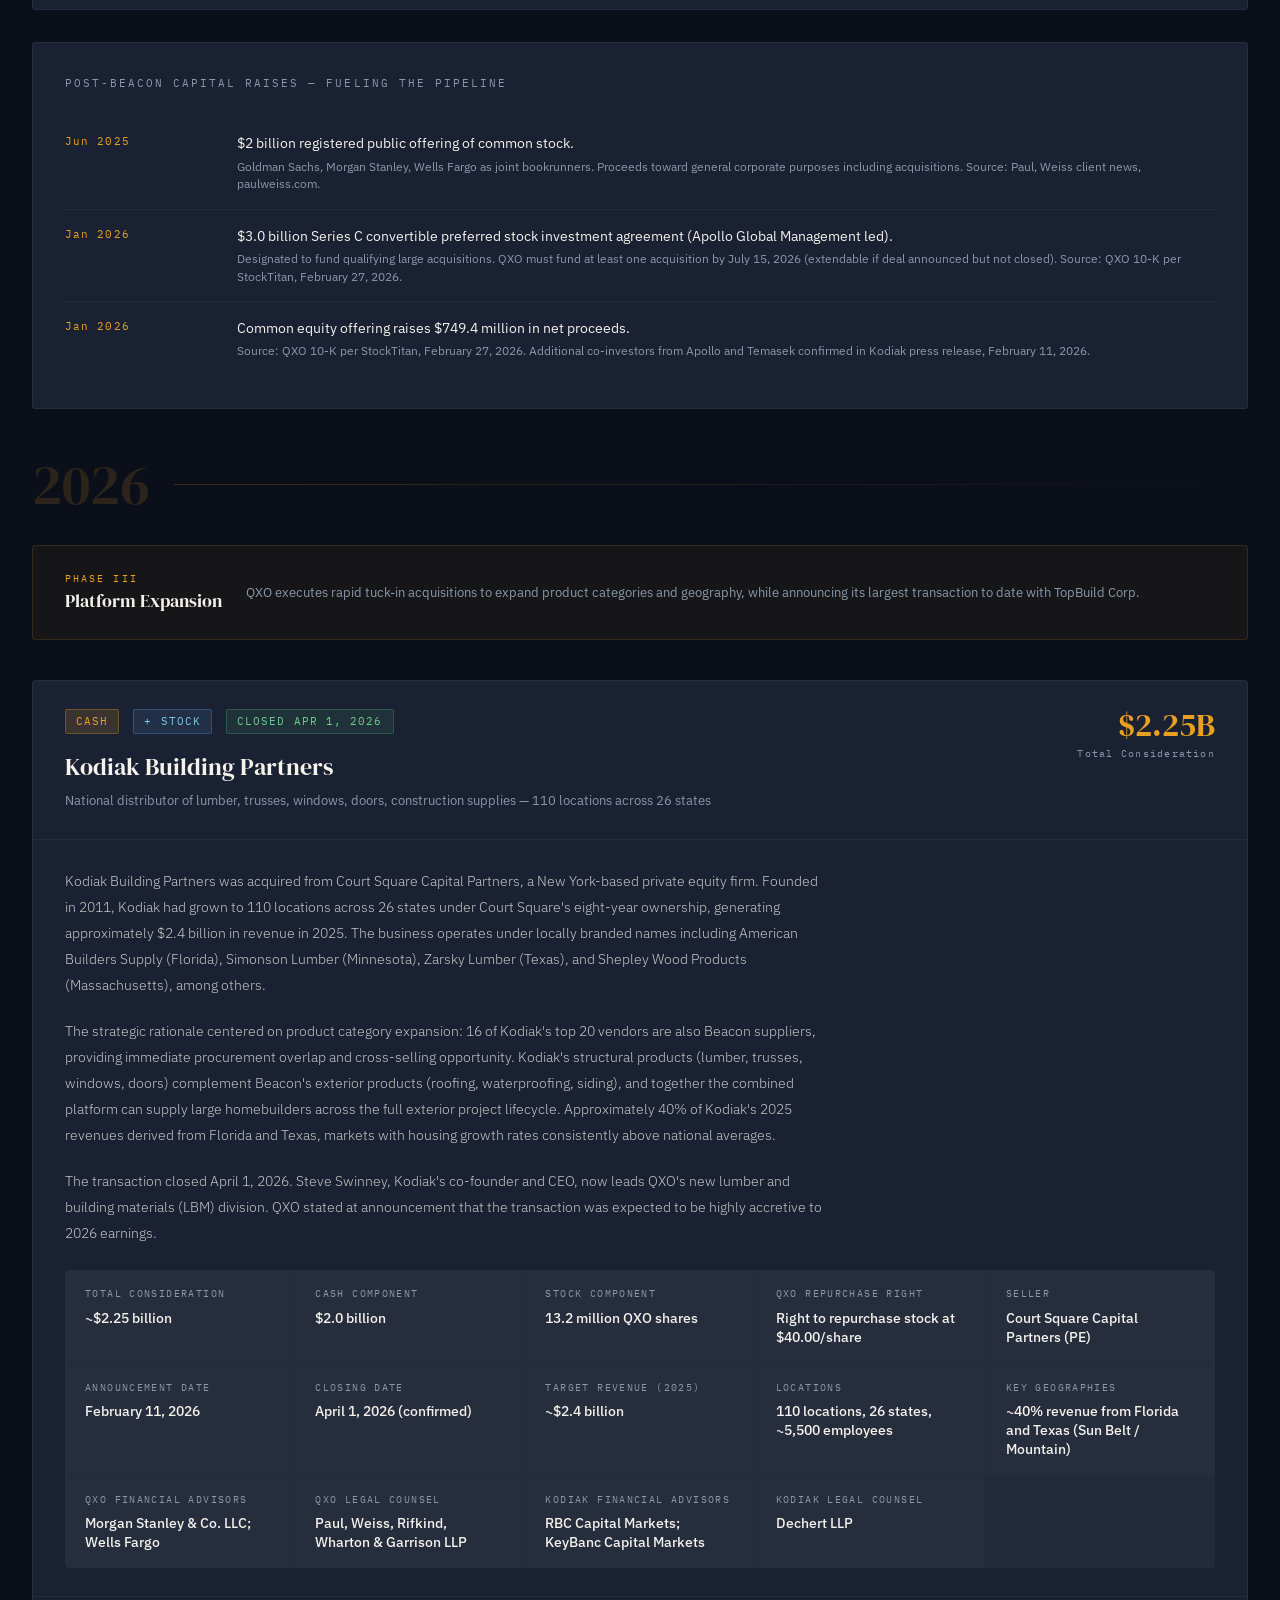
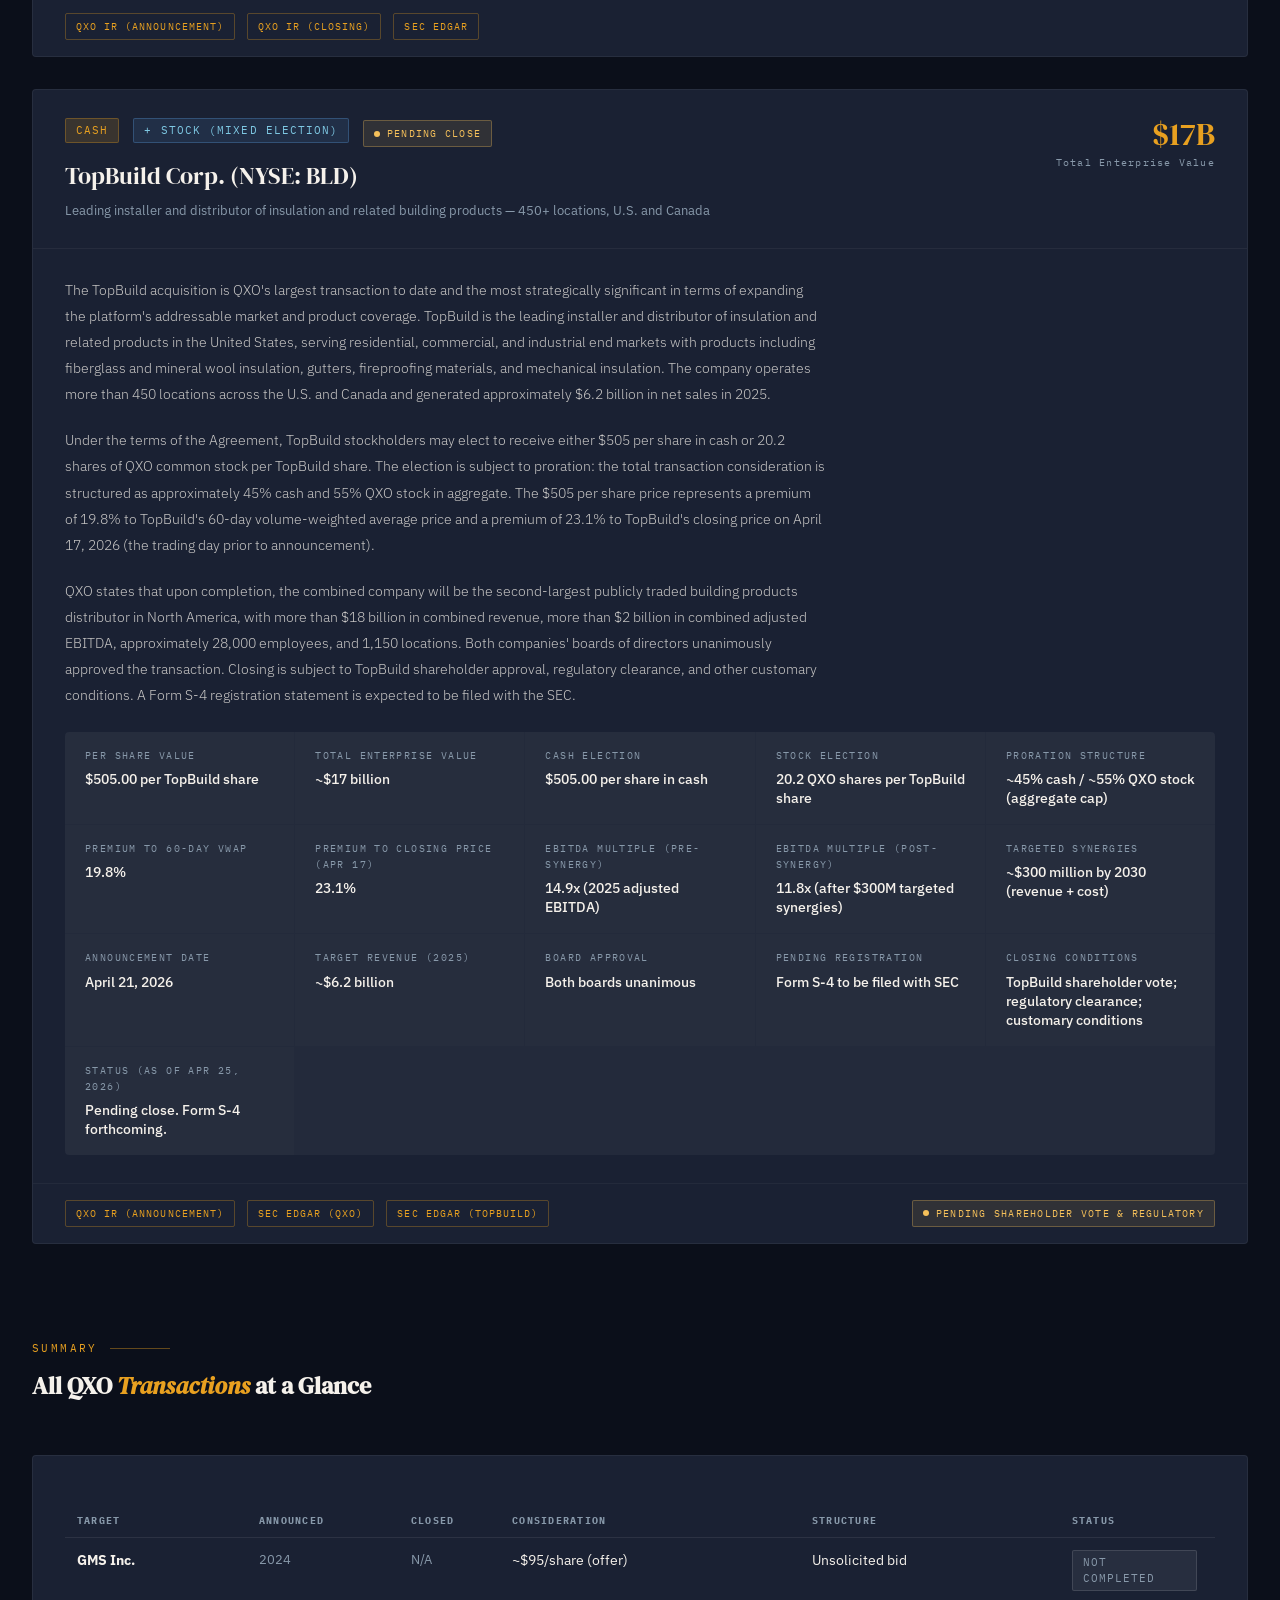
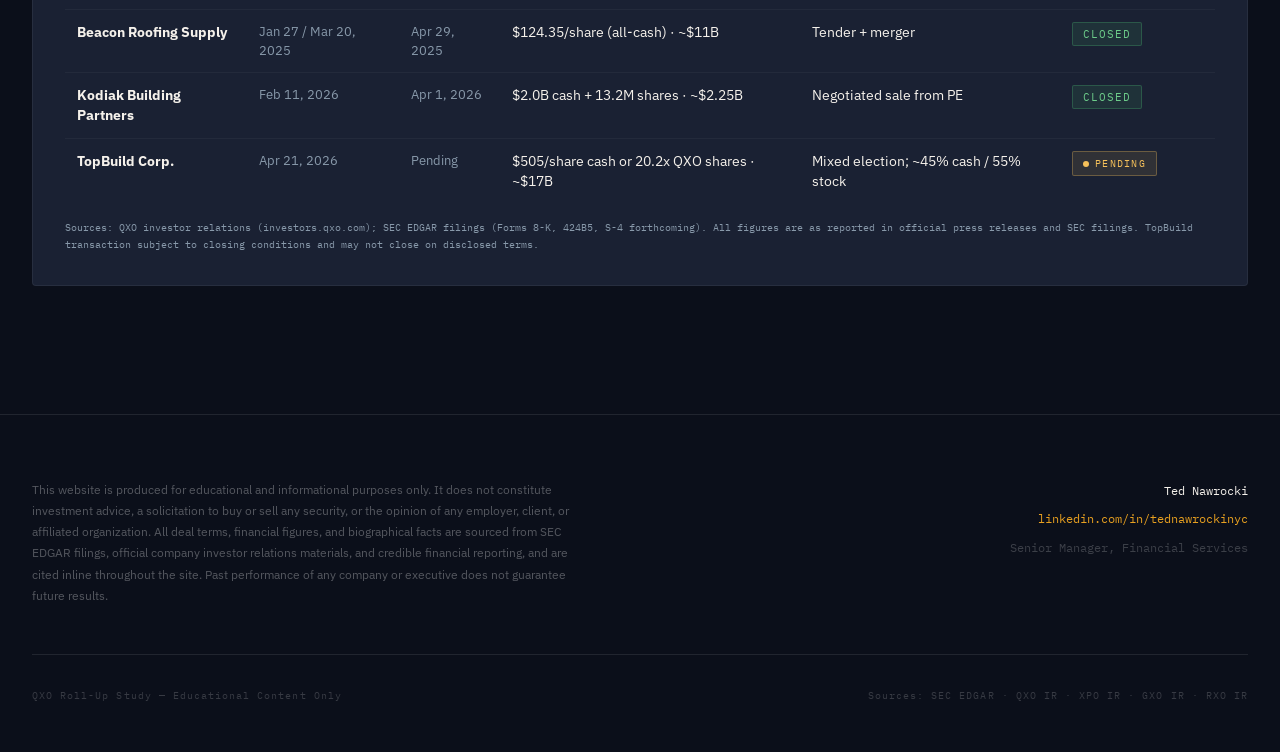
<file: pages/timeline.html>
<!DOCTYPE html>
<html lang="en">
<head>
  <meta charset="UTF-8" />
  <meta name="viewport" content="width=device-width, initial-scale=1.0" />
  <title>QXO Acquisition Timeline | QXO Roll-Up Study</title>
  <meta name="description" content="Complete deal-by-deal corporate actions history of QXO from founding through the TopBuild announcement, with offer structures, consideration, premia, and SEC filing references." />
  <link rel="stylesheet" href="../assets/css/style.css" />
  <style>
    .phase-header {
      display: flex;
      align-items: center;
      gap: 1.5rem;
      padding: 1.5rem 2rem;
      background: rgba(232,160,32,0.05);
      border: 1px solid rgba(232,160,32,0.15);
      border-radius: 4px;
      margin-bottom: 2.5rem;
    }
    .phase-label {
      font-family: var(--mono);
      font-size: 0.65rem;
      letter-spacing: 0.2em;
      text-transform: uppercase;
      color: var(--amber);
      white-space: nowrap;
    }
    .phase-title {
      font-family: var(--serif);
      font-size: 1.1rem;
      color: var(--linen);
    }
    .phase-desc {
      font-size: 0.8rem;
      color: var(--muted);
      line-height: 1.5;
    }
    .tl-deal {
      background: var(--ink-mid);
      border: 1px solid rgba(255,255,255,0.06);
      border-radius: 4px;
      margin-bottom: 2rem;
      overflow: hidden;
    }
    .tl-deal-header {
      padding: 1.75rem 2rem;
      display: grid;
      grid-template-columns: 1fr auto;
      align-items: start;
      gap: 1rem;
      border-bottom: 1px solid rgba(255,255,255,0.05);
    }
    .tl-deal-name {
      font-family: var(--serif);
      font-size: 1.5rem;
      color: var(--linen);
      margin-bottom: 0.3rem;
    }
    .tl-deal-tagline {
      font-size: 0.82rem;
      color: var(--muted);
      line-height: 1.5;
    }
    .tl-deal-amount {
      font-family: var(--serif);
      font-size: 2rem;
      color: var(--amber);
      text-align: right;
      line-height: 1;
    }
    .tl-deal-amount-label {
      font-family: var(--mono);
      font-size: 0.65rem;
      letter-spacing: 0.12em;
      color: var(--muted);
      text-align: right;
      margin-top: 4px;
    }
    .tl-deal-body {
      padding: 1.75rem 2rem;
    }
    .tl-deal-body .prose p { font-size: 0.88rem; }
    .tl-terms-grid {
      display: grid;
      grid-template-columns: repeat(auto-fill, minmax(200px, 1fr));
      gap: 1px;
      background: rgba(255,255,255,0.04);
      border-radius: 4px;
      overflow: hidden;
      margin-top: 1.5rem;
    }
    .tl-term-cell {
      background: rgba(255,255,255,0.01);
      padding: 1rem 1.25rem;
    }
    .tl-term-key {
      font-family: var(--mono);
      font-size: 0.62rem;
      letter-spacing: 0.14em;
      text-transform: uppercase;
      color: var(--muted);
      margin-bottom: 0.4rem;
    }
    .tl-term-val {
      font-size: 0.85rem;
      color: var(--linen);
      font-weight: 500;
      line-height: 1.4;
    }
    .tl-deal-footer {
      padding: 1rem 2rem;
      border-top: 1px solid rgba(255,255,255,0.04);
      display: flex;
      flex-wrap: wrap;
      gap: 0.75rem;
      align-items: center;
    }
    .filing-link {
      font-family: var(--mono);
      font-size: 0.65rem;
      letter-spacing: 0.1em;
      color: var(--amber);
      padding: 4px 10px;
      border: 1px solid rgba(232,160,32,0.3);
      border-radius: 2px;
      transition: background 0.2s;
      text-transform: uppercase;
    }
    .filing-link:hover { background: rgba(232,160,32,0.1); }
    .timeline-year-divider {
      display: flex;
      align-items: center;
      gap: 1.5rem;
      margin: 3rem 0 2rem;
    }
    .timeline-year-label {
      font-family: var(--serif);
      font-size: 3.5rem;
      color: rgba(232,160,32,0.15);
      line-height: 1;
      flex-shrink: 0;
    }
    .timeline-year-rule {
      flex: 1;
      height: 1px;
      background: linear-gradient(90deg, rgba(232,160,32,0.2), transparent);
    }
    .pending-badge {
      display: inline-flex;
      align-items: center;
      gap: 0.4rem;
      font-family: var(--mono);
      font-size: 0.65rem;
      letter-spacing: 0.12em;
      color: #f5c05a;
      background: rgba(245,192,90,0.1);
      border: 1px solid rgba(245,192,90,0.3);
      padding: 4px 10px;
      border-radius: 2px;
      text-transform: uppercase;
    }
    .pending-badge::before {
      content: '';
      width: 6px;
      height: 6px;
      background: #f5c05a;
      border-radius: 50%;
      animation: pulse 1.5s infinite;
    }
    @keyframes pulse {
      0%, 100% { opacity: 1; }
      50% { opacity: 0.3; }
    }
    .capital-timeline {
      position: relative;
      display: grid;
      grid-template-columns: 1fr;
      gap: 0;
    }
    .cap-event {
      display: grid;
      grid-template-columns: 140px 1fr;
      gap: 2rem;
      padding: 1rem 0;
      border-bottom: 1px solid rgba(255,255,255,0.04);
      align-items: start;
    }
    .cap-event:last-child { border-bottom: none; }
    .cap-date {
      font-family: var(--mono);
      font-size: 0.68rem;
      color: var(--amber);
      letter-spacing: 0.1em;
    }
    .cap-desc {
      font-size: 0.85rem;
      color: var(--linen);
      line-height: 1.5;
    }
    .cap-detail {
      font-size: 0.78rem;
      color: var(--muted);
      margin-top: 0.25rem;
      line-height: 1.4;
    }
    @media (max-width: 600px) {
      .tl-deal-header { grid-template-columns: 1fr; }
      .tl-deal-amount { text-align: left; }
      .tl-deal-amount-label { text-align: left; }
      .cap-event { grid-template-columns: 1fr; gap: 0.25rem; }
    }
  </style>
</head>
<body>

<div id="nav-target"></div>

<!-- PAGE HERO -->
<div class="page-hero">
  <div class="page-hero-grid"></div>
  <div class="page-hero-inner">
    <div class="section-label">03 &mdash; Corporate Actions</div>
    <h1 class="section-title">QXO Acquisition <em>Timeline</em></h1>
    <p style="font-size:1rem; color:var(--muted); max-width:640px; line-height:1.7;">
      Complete deal-by-deal history from QXO's launch in June 2024 through the TopBuild announcement in April 2026. All terms sourced from SEC EDGAR filings and official QXO investor relations materials.
    </p>
  </div>
</div>

<div class="s-8"></div>

<!-- CAPITAL FORMATION PHASE -->
<div class="page-wrap">

  <div class="timeline-year-divider">
    <div class="timeline-year-label">2024</div>
    <div class="timeline-year-rule"></div>
  </div>

  <div class="phase-header fade-up">
    <div>
      <div class="phase-label">Phase I</div>
      <div class="phase-title">Formation &amp; Capital Raise</div>
    </div>
    <div style="flex:1;">
      <div class="phase-desc">QXO is formed, approximately $5 billion in equity capital is raised, and the company is positioned for acquisitions in building products distribution. No operating acquisitions are completed in 2024.</div>
    </div>
  </div>

  <!-- Capital Timeline -->
  <div class="chart-container fade-up">
    <div class="chart-title">2024 Capital Formation Chronology</div>
    <div class="capital-timeline">
      <div class="cap-event">
        <div class="cap-date">Dec 2023</div>
        <div>
          <div class="cap-desc">Brad Jacobs publicly announces intention to build a platform in building products distribution.</div>
          <div class="cap-detail">No formal entity established yet. Industry prospecting initiated approximately one year prior per company sources.</div>
        </div>
      </div>
      <div class="cap-event">
        <div class="cap-date">Jun 2024</div>
        <div>
          <div class="cap-desc">QXO, Inc. formed via acquisition of SilverSun Technologies, Inc., a Nasdaq-listed shell company.</div>
          <div class="cap-detail">Company renamed QXO, Inc. Initial equity investment of $900M from Jacobs Private Equity; $100M from Sequoia Heritage and co-investors. $1B initial raise. Ticker: QXO (Nasdaq).</div>
        </div>
      </div>
      <div class="cap-event">
        <div class="cap-date">Jun 13, 2024</div>
        <div>
          <div class="cap-desc">$3.5 billion private placement announced.</div>
          <div class="cap-detail">340.9M shares at $9.14 per share plus 42.0M pre-funded warrants at $9.14. Closed July 19, 2024. Goldman Sachs and Morgan Stanley as joint lead placement agents. Source: <a class="source-link" href="https://www.sec.gov/cgi-bin/browse-edgar?action=getcompany&CIK=0001236275&type=8-K&dateb=&owner=include&count=40" target="_blank" rel="noopener">SEC EDGAR (QXO 8-K)</a></div>
        </div>
      </div>
      <div class="cap-event">
        <div class="cap-date">Jul 22, 2024</div>
        <div>
          <div class="cap-desc">Additional $620 million private placement announced.</div>
          <div class="cap-detail">67M+ shares at $9.14 per share. Includes $150M investment from Affinity Partners (Jared Kushner). Closes July 25, 2024. Total equity: approximately $5B. No debt. QXO debt-free. Source: QXO press release, July 2024.</div>
        </div>
      </div>
      <div class="cap-event">
        <div class="cap-date">Jan 7, 2025</div>
        <div>
          <div class="cap-desc">QXO transfers listing from Nasdaq to NYSE. Brad Jacobs rings the Opening Bell.</div>
          <div class="cap-detail">Stock begins NYSE trading January 17, 2025. Ticker retained: QXO. Source: QXO press release, January 2025.</div>
        </div>
      </div>
    </div>
  </div>

  <div class="s-8"></div>

  <!-- GMS / Failed Bid -->
  <div class="tl-deal fade-up">
    <div class="tl-deal-header">
      <div>
        <div style="display:flex; gap:0.5rem; align-items:center; margin-bottom:0.5rem;">
          <span class="deal-pill deal-pill-pending">Did Not Close</span>
        </div>
        <div class="tl-deal-name">GMS Inc. (NYSE: GMS)</div>
        <div class="tl-deal-tagline">Gypsum Management and Supply &mdash; Interior construction products distributor</div>
      </div>
      <div>
        <div class="tl-deal-amount">~$95/share</div>
        <div class="tl-deal-amount-label">QXO Offer Price</div>
      </div>
    </div>
    <div class="tl-deal-body">
      <div class="prose">
        <p>
          QXO made a bid for GMS Inc. at approximately $95 per share. GMS is a distributor of gypsum wallboard, ceilings, and other interior construction products. The bid represented QXO's initial public acquisition attempt following capital formation. Home Depot countered through its subsidiary SRS Distribution, ultimately acquiring GMS in September 2024 for approximately $5.5 billion (approximately $110 per share). Jacobs declined to increase QXO's offer, stating that the company was unwilling to overpay. The decision to walk away rather than enter a bidding war is consistent with Jacobs' stated capital discipline.
        </p>
      </div>
      <div class="tl-terms-grid">
        <div class="tl-term-cell">
          <div class="tl-term-key">QXO Offer Price</div>
          <div class="tl-term-val">~$95.00 per share</div>
        </div>
        <div class="tl-term-cell">
          <div class="tl-term-key">Winning Bidder</div>
          <div class="tl-term-val">Home Depot / SRS Distribution</div>
        </div>
        <div class="tl-term-cell">
          <div class="tl-term-key">Winning Price</div>
          <div class="tl-term-val">~$110/share (~$5.5B)</div>
        </div>
        <div class="tl-term-cell">
          <div class="tl-term-key">Closing Month</div>
          <div class="tl-term-val">September 2024</div>
        </div>
        <div class="tl-term-cell">
          <div class="tl-term-key">Outcome for QXO</div>
          <div class="tl-term-val">No transaction. Capital preserved.</div>
        </div>
      </div>
    </div>
    <div class="tl-deal-footer">
      <span style="font-size:0.72rem; color:var(--muted); font-family:var(--mono);">Source: The Motley Fool analysis citing Jacobs statements on price discipline &middot; Digital Commerce 360, February 2026</span>
    </div>
  </div>

  <!-- YEAR DIVIDER -->
  <div class="timeline-year-divider">
    <div class="timeline-year-label">2025</div>
    <div class="timeline-year-rule"></div>
  </div>

  <div class="phase-header fade-up">
    <div>
      <div class="phase-label">Phase II</div>
      <div class="phase-title">Platform Acquisition</div>
    </div>
    <div style="flex:1;">
      <div class="phase-desc">QXO completes its anchor acquisition of Beacon Roofing Supply, establishing the operational platform and becoming the largest publicly traded distributor of roofing and waterproofing products in the United States.</div>
    </div>
  </div>

  <!-- BEACON -->
  <div class="tl-deal fade-up">
    <div class="tl-deal-header">
      <div>
        <div style="display:flex; gap:0.5rem; align-items:center; flex-wrap:wrap; margin-bottom:0.5rem;">
          <span class="deal-pill deal-pill-cash">All-Cash Tender Offer</span>
          <span class="deal-pill deal-pill-closed">Closed Apr 29, 2025</span>
        </div>
        <div class="tl-deal-name">Beacon Roofing Supply, Inc.</div>
        <div class="tl-deal-tagline">Now QXO Building Products, Inc. &mdash; Largest publicly traded U.S. roofing &amp; waterproofing distributor at acquisition</div>
      </div>
      <div>
        <div class="tl-deal-amount">$11B</div>
        <div class="tl-deal-amount-label">Total Enterprise Value</div>
      </div>
    </div>
    <div class="tl-deal-body">
      <div class="prose">
        <p>
          The Beacon acquisition was QXO's anchor transaction and the foundation of its building products platform. Beacon was the largest publicly traded distributor of roofing, waterproofing, and complementary building products in the United States at the time of acquisition, with approximately 600 branches across the U.S. and Canada and 2024 revenues of approximately $9.8 billion.
        </p>
        <p>
          QXO initially commenced a tender offer on January 27, 2025 at $124.25 per share. On March 20, 2025, QXO entered into a formal Agreement and Plan of Merger, and on March 31, 2025, the tender offer was amended to increase the offer price to $124.35 per share. The Merger Agreement was by and among QXO, Beacon, and Queen MergerCo, Inc., a Delaware corporation and wholly owned subsidiary of QXO formed as the merger vehicle. The acquisition closed April 29, 2025. Beacon was renamed QXO Building Products, Inc. following the merger.
        </p>
        <p>
          To finance the acquisition, QXO completed a registered public offering of $2 billion of common stock, with Goldman Sachs, Morgan Stanley, and Wells Fargo as joint lead bookrunning managers (Paul, Weiss, Rifkind, Wharton &amp; Garrison LLP as legal counsel).
        </p>
      </div>
      <div class="tl-terms-grid">
        <div class="tl-term-cell">
          <div class="tl-term-key">Offer Price (Final)</div>
          <div class="tl-term-val">$124.35 per share (cash)</div>
        </div>
        <div class="tl-term-cell">
          <div class="tl-term-key">Original Offer Price</div>
          <div class="tl-term-val">$124.25 per share (Jan 27, 2025)</div>
        </div>
        <div class="tl-term-cell">
          <div class="tl-term-key">Total Enterprise Value</div>
          <div class="tl-term-val">~$11 billion (all-cash)</div>
        </div>
        <div class="tl-term-cell">
          <div class="tl-term-key">Structure</div>
          <div class="tl-term-val">Tender offer + back-end merger (Agreement and Plan of Merger)</div>
        </div>
        <div class="tl-term-cell">
          <div class="tl-term-key">Merger Vehicle</div>
          <div class="tl-term-val">Queen MergerCo, Inc. (QXO wholly owned subsidiary)</div>
        </div>
        <div class="tl-term-cell">
          <div class="tl-term-key">Agreement Date</div>
          <div class="tl-term-val">March 20, 2025</div>
        </div>
        <div class="tl-term-cell">
          <div class="tl-term-key">Tender Offer Amendment</div>
          <div class="tl-term-val">March 31, 2025 (price increase $124.25 &rarr; $124.35)</div>
        </div>
        <div class="tl-term-cell">
          <div class="tl-term-key">Closing Date</div>
          <div class="tl-term-val">April 29, 2025</div>
        </div>
        <div class="tl-term-cell">
          <div class="tl-term-key">Target Revenue (2024)</div>
          <div class="tl-term-val">~$9.8 billion</div>
        </div>
        <div class="tl-term-cell">
          <div class="tl-term-key">Branch Count</div>
          <div class="tl-term-val">~600 (U.S. and Canada)</div>
        </div>
        <div class="tl-term-cell">
          <div class="tl-term-key">Post-Merger Name</div>
          <div class="tl-term-val">QXO Building Products, Inc.</div>
        </div>
        <div class="tl-term-cell">
          <div class="tl-term-key">QXO Legal Counsel</div>
          <div class="tl-term-val">Paul, Weiss, Rifkind, Wharton &amp; Garrison LLP</div>
        </div>
      </div>
    </div>
    <div class="tl-deal-footer">
      <a class="filing-link" href="https://www.sec.gov/Archives/edgar/data/0001236275/000114036125014598/ny20045603x12_424b5.htm" target="_blank" rel="noopener">SEC Form 424B5</a>
      <a class="filing-link" href="https://www.sec.gov/Archives/edgar/data/0001236275/000110465925051003/tm2515522d1_8k.htm" target="_blank" rel="noopener">SEC Form 8-K (Closing)</a>
      <a class="filing-link" href="https://investors.qxo.com" target="_blank" rel="noopener">QXO IR</a>
    </div>
  </div>

  <!-- POST-BEACON CAPITAL RAISES -->
  <div class="chart-container fade-up">
    <div class="chart-title">Post-Beacon Capital Raises &mdash; Fueling the Pipeline</div>
    <div class="capital-timeline">
      <div class="cap-event">
        <div class="cap-date">Jun 2025</div>
        <div>
          <div class="cap-desc">$2 billion registered public offering of common stock.</div>
          <div class="cap-detail">Goldman Sachs, Morgan Stanley, Wells Fargo as joint bookrunners. Proceeds toward general corporate purposes including acquisitions. Source: Paul, Weiss client news, paulweiss.com.</div>
        </div>
      </div>
      <div class="cap-event">
        <div class="cap-date">Jan 2026</div>
        <div>
          <div class="cap-desc">$3.0 billion Series C convertible preferred stock investment agreement (Apollo Global Management led).</div>
          <div class="cap-detail">Designated to fund qualifying large acquisitions. QXO must fund at least one acquisition by July 15, 2026 (extendable if deal announced but not closed). Source: QXO 10-K per StockTitan, February 27, 2026.</div>
        </div>
      </div>
      <div class="cap-event">
        <div class="cap-date">Jan 2026</div>
        <div>
          <div class="cap-desc">Common equity offering raises $749.4 million in net proceeds.</div>
          <div class="cap-detail">Source: QXO 10-K per StockTitan, February 27, 2026. Additional co-investors from Apollo and Temasek confirmed in Kodiak press release, February 11, 2026.</div>
        </div>
      </div>
    </div>
  </div>

  <!-- YEAR DIVIDER -->
  <div class="timeline-year-divider">
    <div class="timeline-year-label">2026</div>
    <div class="timeline-year-rule"></div>
  </div>

  <div class="phase-header fade-up">
    <div>
      <div class="phase-label">Phase III</div>
      <div class="phase-title">Platform Expansion</div>
    </div>
    <div style="flex:1;">
      <div class="phase-desc">QXO executes rapid tuck-in acquisitions to expand product categories and geography, while announcing its largest transaction to date with TopBuild Corp.</div>
    </div>
  </div>

  <!-- KODIAK -->
  <div class="tl-deal fade-up">
    <div class="tl-deal-header">
      <div>
        <div style="display:flex; gap:0.5rem; align-items:center; flex-wrap:wrap; margin-bottom:0.5rem;">
          <span class="deal-pill deal-pill-cash">Cash</span>
          <span class="deal-pill deal-pill-stock">+ Stock</span>
          <span class="deal-pill deal-pill-closed">Closed Apr 1, 2026</span>
        </div>
        <div class="tl-deal-name">Kodiak Building Partners</div>
        <div class="tl-deal-tagline">National distributor of lumber, trusses, windows, doors, construction supplies &mdash; 110 locations across 26 states</div>
      </div>
      <div>
        <div class="tl-deal-amount">$2.25B</div>
        <div class="tl-deal-amount-label">Total Consideration</div>
      </div>
    </div>
    <div class="tl-deal-body">
      <div class="prose">
        <p>
          Kodiak Building Partners was acquired from Court Square Capital Partners, a New York-based private equity firm. Founded in 2011, Kodiak had grown to 110 locations across 26 states under Court Square's eight-year ownership, generating approximately $2.4 billion in revenue in 2025. The business operates under locally branded names including American Builders Supply (Florida), Simonson Lumber (Minnesota), Zarsky Lumber (Texas), and Shepley Wood Products (Massachusetts), among others.
        </p>
        <p>
          The strategic rationale centered on product category expansion: 16 of Kodiak's top 20 vendors are also Beacon suppliers, providing immediate procurement overlap and cross-selling opportunity. Kodiak's structural products (lumber, trusses, windows, doors) complement Beacon's exterior products (roofing, waterproofing, siding), and together the combined platform can supply large homebuilders across the full exterior project lifecycle. Approximately 40% of Kodiak's 2025 revenues derived from Florida and Texas, markets with housing growth rates consistently above national averages.
        </p>
        <p>
          The transaction closed April 1, 2026. Steve Swinney, Kodiak's co-founder and CEO, now leads QXO's new lumber and building materials (LBM) division. QXO stated at announcement that the transaction was expected to be highly accretive to 2026 earnings.
        </p>
      </div>
      <div class="tl-terms-grid">
        <div class="tl-term-cell">
          <div class="tl-term-key">Total Consideration</div>
          <div class="tl-term-val">~$2.25 billion</div>
        </div>
        <div class="tl-term-cell">
          <div class="tl-term-key">Cash Component</div>
          <div class="tl-term-val">$2.0 billion</div>
        </div>
        <div class="tl-term-cell">
          <div class="tl-term-key">Stock Component</div>
          <div class="tl-term-val">13.2 million QXO shares</div>
        </div>
        <div class="tl-term-cell">
          <div class="tl-term-key">QXO Repurchase Right</div>
          <div class="tl-term-val">Right to repurchase stock at $40.00/share</div>
        </div>
        <div class="tl-term-cell">
          <div class="tl-term-key">Seller</div>
          <div class="tl-term-val">Court Square Capital Partners (PE)</div>
        </div>
        <div class="tl-term-cell">
          <div class="tl-term-key">Announcement Date</div>
          <div class="tl-term-val">February 11, 2026</div>
        </div>
        <div class="tl-term-cell">
          <div class="tl-term-key">Closing Date</div>
          <div class="tl-term-val">April 1, 2026 (confirmed)</div>
        </div>
        <div class="tl-term-cell">
          <div class="tl-term-key">Target Revenue (2025)</div>
          <div class="tl-term-val">~$2.4 billion</div>
        </div>
        <div class="tl-term-cell">
          <div class="tl-term-key">Locations</div>
          <div class="tl-term-val">110 locations, 26 states, ~5,500 employees</div>
        </div>
        <div class="tl-term-cell">
          <div class="tl-term-key">Key Geographies</div>
          <div class="tl-term-val">~40% revenue from Florida and Texas (Sun Belt / Mountain)</div>
        </div>
        <div class="tl-term-cell">
          <div class="tl-term-key">QXO Financial Advisors</div>
          <div class="tl-term-val">Morgan Stanley &amp; Co. LLC; Wells Fargo</div>
        </div>
        <div class="tl-term-cell">
          <div class="tl-term-key">QXO Legal Counsel</div>
          <div class="tl-term-val">Paul, Weiss, Rifkind, Wharton &amp; Garrison LLP</div>
        </div>
        <div class="tl-term-cell">
          <div class="tl-term-key">Kodiak Financial Advisors</div>
          <div class="tl-term-val">RBC Capital Markets; KeyBanc Capital Markets</div>
        </div>
        <div class="tl-term-cell">
          <div class="tl-term-key">Kodiak Legal Counsel</div>
          <div class="tl-term-val">Dechert LLP</div>
        </div>
      </div>
    </div>
    <div class="tl-deal-footer">
      <a class="filing-link" href="https://investors.qxo.com/news/news-details/2026/QXO-to-Buy-Kodiak-Building-Partners-for-2-25-Billion/default.aspx" target="_blank" rel="noopener">QXO IR (Announcement)</a>
      <a class="filing-link" href="https://investors.qxo.com/news/news-details/2026/QXO-Completes-Acquisition-of-Kodiak-Building-Partners/default.aspx" target="_blank" rel="noopener">QXO IR (Closing)</a>
      <a class="filing-link" href="https://www.sec.gov/cgi-bin/browse-edgar?action=getcompany&CIK=0001236275&type=8-K&dateb=&owner=include&count=40" target="_blank" rel="noopener">SEC EDGAR</a>
    </div>
  </div>

  <!-- TOPBUILD -->
  <div class="tl-deal fade-up">
    <div class="tl-deal-header">
      <div>
        <div style="display:flex; gap:0.5rem; align-items:center; flex-wrap:wrap; margin-bottom:0.5rem;">
          <span class="deal-pill deal-pill-cash">Cash</span>
          <span class="deal-pill deal-pill-stock">+ Stock (Mixed Election)</span>
          <span class="pending-badge">Pending Close</span>
        </div>
        <div class="tl-deal-name">TopBuild Corp. (NYSE: BLD)</div>
        <div class="tl-deal-tagline">Leading installer and distributor of insulation and related building products &mdash; 450+ locations, U.S. and Canada</div>
      </div>
      <div>
        <div class="tl-deal-amount">$17B</div>
        <div class="tl-deal-amount-label">Total Enterprise Value</div>
      </div>
    </div>
    <div class="tl-deal-body">
      <div class="prose">
        <p>
          The TopBuild acquisition is QXO's largest transaction to date and the most strategically significant in terms of expanding the platform's addressable market and product coverage. TopBuild is the leading installer and distributor of insulation and related products in the United States, serving residential, commercial, and industrial end markets with products including fiberglass and mineral wool insulation, gutters, fireproofing materials, and mechanical insulation. The company operates more than 450 locations across the U.S. and Canada and generated approximately $6.2 billion in net sales in 2025.
        </p>
        <p>
          Under the terms of the Agreement, TopBuild stockholders may elect to receive either $505 per share in cash or 20.2 shares of QXO common stock per TopBuild share. The election is subject to proration: the total transaction consideration is structured as approximately 45% cash and 55% QXO stock in aggregate. The $505 per share price represents a premium of 19.8% to TopBuild's 60-day volume-weighted average price and a premium of 23.1% to TopBuild's closing price on April 17, 2026 (the trading day prior to announcement).
        </p>
        <p>
          QXO states that upon completion, the combined company will be the second-largest publicly traded building products distributor in North America, with more than $18 billion in combined revenue, more than $2 billion in combined adjusted EBITDA, approximately 28,000 employees, and 1,150 locations. Both companies' boards of directors unanimously approved the transaction. Closing is subject to TopBuild shareholder approval, regulatory clearance, and other customary conditions. A Form S-4 registration statement is expected to be filed with the SEC.
        </p>
      </div>
      <div class="tl-terms-grid">
        <div class="tl-term-cell">
          <div class="tl-term-key">Per Share Value</div>
          <div class="tl-term-val">$505.00 per TopBuild share</div>
        </div>
        <div class="tl-term-cell">
          <div class="tl-term-key">Total Enterprise Value</div>
          <div class="tl-term-val">~$17 billion</div>
        </div>
        <div class="tl-term-cell">
          <div class="tl-term-key">Cash Election</div>
          <div class="tl-term-val">$505.00 per share in cash</div>
        </div>
        <div class="tl-term-cell">
          <div class="tl-term-key">Stock Election</div>
          <div class="tl-term-val">20.2 QXO shares per TopBuild share</div>
        </div>
        <div class="tl-term-cell">
          <div class="tl-term-key">Proration Structure</div>
          <div class="tl-term-val">~45% cash / ~55% QXO stock (aggregate cap)</div>
        </div>
        <div class="tl-term-cell">
          <div class="tl-term-key">Premium to 60-Day VWAP</div>
          <div class="tl-term-val">19.8%</div>
        </div>
        <div class="tl-term-cell">
          <div class="tl-term-key">Premium to Closing Price (Apr 17)</div>
          <div class="tl-term-val">23.1%</div>
        </div>
        <div class="tl-term-cell">
          <div class="tl-term-key">EBITDA Multiple (Pre-Synergy)</div>
          <div class="tl-term-val">14.9x (2025 adjusted EBITDA)</div>
        </div>
        <div class="tl-term-cell">
          <div class="tl-term-key">EBITDA Multiple (Post-Synergy)</div>
          <div class="tl-term-val">11.8x (after $300M targeted synergies)</div>
        </div>
        <div class="tl-term-cell">
          <div class="tl-term-key">Targeted Synergies</div>
          <div class="tl-term-val">~$300 million by 2030 (revenue + cost)</div>
        </div>
        <div class="tl-term-cell">
          <div class="tl-term-key">Announcement Date</div>
          <div class="tl-term-val">April 21, 2026</div>
        </div>
        <div class="tl-term-cell">
          <div class="tl-term-key">Target Revenue (2025)</div>
          <div class="tl-term-val">~$6.2 billion</div>
        </div>
        <div class="tl-term-cell">
          <div class="tl-term-key">Board Approval</div>
          <div class="tl-term-val">Both boards unanimous</div>
        </div>
        <div class="tl-term-cell">
          <div class="tl-term-key">Pending Registration</div>
          <div class="tl-term-val">Form S-4 to be filed with SEC</div>
        </div>
        <div class="tl-term-cell">
          <div class="tl-term-key">Closing Conditions</div>
          <div class="tl-term-val">TopBuild shareholder vote; regulatory clearance; customary conditions</div>
        </div>
        <div class="tl-term-cell">
          <div class="tl-term-key">Status (as of Apr 25, 2026)</div>
          <div class="tl-term-val">Pending close. Form S-4 forthcoming.</div>
        </div>
      </div>
    </div>
    <div class="tl-deal-footer">
      <a class="filing-link" href="https://investors.qxo.com/news/news-details/2026/QXO-to-Acquire-TopBuild-for-17-Billion/default.aspx" target="_blank" rel="noopener">QXO IR (Announcement)</a>
      <a class="filing-link" href="https://www.sec.gov/cgi-bin/browse-edgar?action=getcompany&CIK=0001236275&type=8-K&dateb=&owner=include&count=40" target="_blank" rel="noopener">SEC EDGAR (QXO)</a>
      <a class="filing-link" href="https://www.sec.gov/cgi-bin/browse-edgar?action=getcompany&CIK=0000879585&type=8-K&dateb=&owner=include&count=40" target="_blank" rel="noopener">SEC EDGAR (TopBuild)</a>
      <span class="pending-badge" style="margin-left:auto;">Pending Shareholder Vote &amp; Regulatory</span>
    </div>
  </div>

  <!-- SUMMARY TABLE -->
  <div class="s-4"></div>
  <div class="section-label">Summary</div>
  <h2 class="section-title" style="font-size:1.5rem;">All QXO <em>Transactions</em> at a Glance</h2>
  <div class="s-2"></div>
  <div class="chart-container fade-up">
    <table class="deal-table">
      <thead>
        <tr>
          <th>Target</th>
          <th>Announced</th>
          <th>Closed</th>
          <th>Consideration</th>
          <th>Structure</th>
          <th>Status</th>
        </tr>
      </thead>
      <tbody>
        <tr>
          <td><strong>GMS Inc.</strong><td class="td-muted">2024</td><td class="td-muted">N/A</td><td>~$95/share (offer)</td><td>Unsolicited bid</td><td><span class="deal-pill deal-pill-pending">Not Completed</span></td></tr>
        <tr>
          <td><strong>Beacon Roofing Supply</strong></td><td class="td-muted">Jan 27 / Mar 20, 2025</td><td class="td-muted">Apr 29, 2025</td><td>$124.35/share (all-cash) &middot; ~$11B</td><td>Tender + merger</td><td><span class="deal-pill deal-pill-closed">Closed</span></td>
        </tr>
        <tr>
          <td><strong>Kodiak Building Partners</strong></td><td class="td-muted">Feb 11, 2026</td><td class="td-muted">Apr 1, 2026</td><td>$2.0B cash + 13.2M shares &middot; ~$2.25B</td><td>Negotiated sale from PE</td><td><span class="deal-pill deal-pill-closed">Closed</span></td>
        </tr>
        <tr>
          <td><strong>TopBuild Corp.</strong></td><td class="td-muted">Apr 21, 2026</td><td class="td-muted">Pending</td><td>$505/share cash or 20.2x QXO shares &middot; ~$17B</td><td>Mixed election; ~45% cash / 55% stock</td><td><span class="pending-badge">Pending</span></td>
        </tr>
      </tbody>
    </table>
    <div style="margin-top:1rem; font-size:0.65rem; color:var(--muted); font-family:var(--mono);">
      Sources: QXO investor relations (investors.qxo.com); SEC EDGAR filings (Forms 8-K, 424B5, S-4 forthcoming). All figures are as reported in official press releases and SEC filings. TopBuild transaction subject to closing conditions and may not close on disclosed terms.
    </div>
  </div>

</div>

<div class="s-8"></div>

<div id="footer-target"></div>
<script src="../assets/js/nav.js"></script>
<script src="../assets/js/main.js"></script>
</body>
</html>
</file>
<file: assets/css/style.css>
/* ============================================================
   QXO ROLL-UP STUDY | Design System
   Typography: DM Serif Display (headlines) + IBM Plex Sans (body)
   Palette: Deep ink navy, signal amber, off-white linen
   ============================================================ */

@import url('https://fonts.googleapis.com/css2?family=DM+Serif+Display:ital@0;1&family=IBM+Plex+Sans:ital,wght@0,300;0,400;0,500;0,600;0,700;1,300;1,400&family=IBM+Plex+Mono:wght@400;500&display=swap');

/* ── CSS Variables ──────────────────────────────────────── */
:root {
  --ink:       #0b0f1a;
  --ink-mid:   #1a2133;
  --ink-soft:  #2c3a52;
  --amber:     #e8a020;
  --amber-lt:  #f5c05a;
  --linen:     #f5f1eb;
  --linen-dk:  #e8e2d9;
  --white:     #ffffff;
  --muted:     #8899aa;
  --rule:      rgba(255,255,255,0.09);
  --rule-lt:   rgba(11,15,26,0.12);

  --serif:  'DM Serif Display', Georgia, serif;
  --sans:   'IBM Plex Sans', system-ui, sans-serif;
  --mono:   'IBM Plex Mono', monospace;

  --max-w: 1280px;
  --col-gap: 2rem;

  --ease-out: cubic-bezier(0.16, 1, 0.3, 1);
}

/* ── Reset ──────────────────────────────────────────────── */
*, *::before, *::after { box-sizing: border-box; margin: 0; padding: 0; }
html {
  scroll-behavior: smooth;
  font-size: 16px;
  overflow-x: hidden;
  max-width: 100%;
}
body {
  font-family: var(--sans);
  background: var(--ink);
  color: var(--linen);
  line-height: 1.6;
  -webkit-font-smoothing: antialiased;
  overflow-x: hidden;
  max-width: 100%;
}
a { color: inherit; text-decoration: none; }
img { display: block; max-width: 100%; }
ul, ol { list-style: none; }

/* ── Navigation ─────────────────────────────────────────── */
.nav {
  position: fixed;
  top: 0; left: 0; right: 0;
  z-index: 1000;
  background: rgba(11,15,26,0.92);
  backdrop-filter: blur(12px);
  -webkit-backdrop-filter: blur(12px);
  border-bottom: 1px solid var(--rule);
  height: 64px;
  display: flex;
  align-items: center;
}
.nav-inner {
  max-width: var(--max-w);
  margin: 0 auto;
  padding: 0 2rem;
  width: 100%;
  display: flex;
  align-items: center;
  justify-content: space-between;
  flex-direction: row;
}
.nav-logo {
  font-family: var(--mono);
  font-size: 0.8rem;
  letter-spacing: 0.18em;
  color: var(--amber);
  text-transform: uppercase;
  font-weight: 500;
}
.nav-logo span {
  color: var(--muted);
  font-weight: 400;
}
.nav-links {
  display: flex;
  gap: 2rem;
  align-items: center;
}
.nav-links a {
  font-size: 0.8rem;
  font-weight: 500;
  letter-spacing: 0.08em;
  text-transform: uppercase;
  color: var(--muted);
  transition: color 0.2s;
}
.nav-links a:hover,
.nav-links a.active { color: var(--linen); }
.nav-links a.active::after {
  content: '';
  display: block;
  width: 100%;
  height: 2px;
  background: var(--amber);
  margin-top: 2px;
}
.nav-cta {
  font-family: var(--mono);
  font-size: 0.72rem;
  letter-spacing: 0.12em;
  color: var(--amber) !important;
  border: 1px solid var(--amber);
  padding: 6px 14px;
  border-radius: 2px;
  transition: background 0.2s, color 0.2s !important;
}
.nav-cta:hover {
  background: var(--amber);
  color: var(--ink) !important;
}

/* ── Page Layout ─────────────────────────────────────────── */
.page-wrap {
  max-width: var(--max-w);
  margin: 0 auto;
  padding: 0 2rem;
  box-sizing: border-box;
  width: 100%;
}
.pt-nav { padding-top: 64px; }

/* ── Hero ─────────────────────────────────────────────────── */
.hero {
  min-height: 100vh;
  display: grid;
  place-items: center;
  position: relative;
  overflow: hidden;
  background: var(--ink);
}
.hero-grid-bg {
  position: absolute;
  inset: 0;
  background-image:
    linear-gradient(rgba(232,160,32,0.04) 1px, transparent 1px),
    linear-gradient(90deg, rgba(232,160,32,0.04) 1px, transparent 1px);
  background-size: 60px 60px;
  mask-image: radial-gradient(ellipse 80% 60% at 50% 50%, black 30%, transparent 100%);
}
.hero-accent {
  position: absolute;
  top: -20%;
  right: -10%;
  width: 600px;
  height: 600px;
  background: radial-gradient(circle, rgba(232,160,32,0.08) 0%, transparent 70%);
  pointer-events: none;
}
.hero-content {
  position: relative;
  z-index: 2;
  text-align: center;
  padding: 4rem 2rem;
}
.hero-eyebrow {
  font-family: var(--mono);
  font-size: 0.72rem;
  letter-spacing: 0.25em;
  text-transform: uppercase;
  color: var(--amber);
  margin-bottom: 1.5rem;
  display: flex;
  align-items: center;
  justify-content: center;
  gap: 1rem;
}
.hero-eyebrow::before,
.hero-eyebrow::after {
  content: '';
  display: block;
  width: 40px;
  height: 1px;
  background: var(--amber);
  opacity: 0.5;
}
.hero-title {
  font-family: var(--serif);
  font-size: clamp(3rem, 7vw, 7rem);
  line-height: 1.0;
  color: var(--linen);
  margin-bottom: 1.5rem;
}
.hero-title em {
  font-style: italic;
  color: var(--amber);
}
.hero-subtitle {
  font-size: 1.15rem;
  color: var(--muted);
  font-weight: 300;
  max-width: 600px;
  margin: 0 auto 3rem;
  line-height: 1.7;
}
.hero-stats {
  display: flex;
  justify-content: center;
  gap: 4rem;
  flex-wrap: wrap;
  margin-bottom: 3rem;
}
.hero-stat-n {
  font-family: var(--serif);
  font-size: 2.8rem;
  color: var(--amber);
  line-height: 1;
}
.hero-stat-l {
  font-size: 0.72rem;
  font-weight: 500;
  letter-spacing: 0.12em;
  text-transform: uppercase;
  color: var(--muted);
  margin-top: 4px;
}
.hero-nav-pills {
  display: flex;
  justify-content: center;
  gap: 1rem;
  flex-wrap: wrap;
}
.pill {
  display: inline-flex;
  align-items: center;
  gap: 0.5rem;
  padding: 0.65rem 1.4rem;
  border: 1px solid rgba(232,160,32,0.3);
  border-radius: 2px;
  font-size: 0.8rem;
  font-weight: 500;
  letter-spacing: 0.06em;
  color: var(--linen);
  transition: all 0.25s var(--ease-out);
  cursor: pointer;
}
.pill:hover {
  border-color: var(--amber);
  background: rgba(232,160,32,0.08);
  color: var(--amber);
}
.pill-primary {
  background: var(--amber);
  border-color: var(--amber);
  color: var(--ink);
  font-weight: 600;
}
.pill-primary:hover {
  background: var(--amber-lt);
  border-color: var(--amber-lt);
  color: var(--ink);
}

/* ── Section Labels ──────────────────────────────────────── */
.section-label {
  font-family: var(--mono);
  font-size: 0.68rem;
  letter-spacing: 0.22em;
  text-transform: uppercase;
  color: var(--amber);
  margin-bottom: 1rem;
  display: flex;
  align-items: center;
  gap: 0.75rem;
}
.section-label::after {
  content: '';
  display: block;
  flex: 1;
  max-width: 60px;
  height: 1px;
  background: var(--amber);
  opacity: 0.4;
}
.section-title {
  font-family: var(--serif);
  font-size: clamp(2rem, 4vw, 3.5rem);
  line-height: 1.1;
  color: var(--linen);
  margin-bottom: 1.5rem;
}
.section-title em { color: var(--amber); font-style: italic; }
.section-body {
  font-size: 1rem;
  color: var(--muted);
  font-weight: 300;
  line-height: 1.8;
  max-width: 680px;
}

/* ── Dividers ────────────────────────────────────────────── */
.rule {
  border: none;
  border-top: 1px solid var(--rule);
  margin: 0;
}
.rule-lt { border-color: var(--rule-lt); }

/* ── Cards ───────────────────────────────────────────────── */
.card {
  background: var(--ink-mid);
  border: 1px solid rgba(255,255,255,0.06);
  border-radius: 4px;
  padding: 2rem;
  transition: border-color 0.25s, transform 0.25s var(--ease-out);
}
.card:hover {
  border-color: rgba(232,160,32,0.25);
  transform: translateY(-2px);
}
.card-amber {
  background: rgba(232,160,32,0.06);
  border-color: rgba(232,160,32,0.2);
}

/* ── Stat Blocks ─────────────────────────────────────────── */
.stat-num {
  font-family: var(--serif);
  font-size: 2.5rem;
  color: var(--amber);
  line-height: 1;
}
.stat-label {
  font-size: 0.78rem;
  font-weight: 500;
  letter-spacing: 0.1em;
  text-transform: uppercase;
  color: var(--muted);
  margin-top: 6px;
}
.stat-note {
  font-size: 0.8rem;
  color: rgba(255,255,255,0.45);
  margin-top: 4px;
}

/* ── Timeline ────────────────────────────────────────────── */
.timeline {
  position: relative;
  padding-left: 2rem;
}
.timeline::before {
  content: '';
  position: absolute;
  left: 0;
  top: 0; bottom: 0;
  width: 2px;
  background: linear-gradient(to bottom, var(--amber), transparent);
}
.timeline-item {
  position: relative;
  padding-bottom: 3rem;
  padding-left: 2rem;
}
.timeline-item::before {
  content: '';
  position: absolute;
  left: -2.45rem;
  top: 6px;
  width: 10px;
  height: 10px;
  border-radius: 50%;
  background: var(--amber);
  border: 2px solid var(--ink);
  box-shadow: 0 0 0 3px rgba(232,160,32,0.2);
}
.timeline-date {
  font-family: var(--mono);
  font-size: 0.7rem;
  letter-spacing: 0.14em;
  color: var(--amber);
  text-transform: uppercase;
  margin-bottom: 0.5rem;
}
.timeline-title {
  font-family: var(--serif);
  font-size: 1.4rem;
  color: var(--linen);
  margin-bottom: 0.75rem;
}
.timeline-body {
  font-size: 0.9rem;
  color: var(--muted);
  line-height: 1.7;
}
.deal-pill {
  display: inline-block;
  font-family: var(--mono);
  font-size: 0.68rem;
  letter-spacing: 0.1em;
  padding: 3px 10px;
  border-radius: 2px;
  margin-right: 6px;
  margin-bottom: 6px;
  text-transform: uppercase;
}
.deal-pill-cash { background: rgba(232,160,32,0.15); color: var(--amber); border: 1px solid rgba(232,160,32,0.3); }
.deal-pill-stock { background: rgba(100,180,255,0.1); color: #7ec8e3; border: 1px solid rgba(100,180,255,0.25); }
.deal-pill-pending { background: rgba(255,255,255,0.06); color: var(--muted); border: 1px solid rgba(255,255,255,0.12); }
.deal-pill-closed { background: rgba(80,200,120,0.1); color: #6dcc8a; border: 1px solid rgba(80,200,120,0.25); }

.deal-table {
  width: 100%;
  border-collapse: collapse;
  font-size: 0.85rem;
  margin-top: 1rem;
}
.deal-table th {
  font-family: var(--mono);
  font-size: 0.65rem;
  letter-spacing: 0.12em;
  text-transform: uppercase;
  color: var(--muted);
  text-align: left;
  padding: 0.5rem 0.75rem;
  border-bottom: 1px solid rgba(255,255,255,0.08);
}
.deal-table td {
  padding: 0.75rem;
  border-bottom: 1px solid rgba(255,255,255,0.04);
  color: var(--linen);
  vertical-align: top;
  line-height: 1.5;
}
.deal-table tr:last-child td { border-bottom: none; }
.deal-table tr:hover td { background: rgba(255,255,255,0.02); }
.td-muted { color: var(--muted) !important; font-size: 0.8rem; }

/* ── Stock Cards ─────────────────────────────────────────── */
.stock-grid {
  display: grid;
  grid-template-columns: repeat(auto-fill, minmax(200px, 1fr));
  gap: 1rem;
}
.stock-card {
  background: var(--ink-mid);
  border: 1px solid rgba(255,255,255,0.07);
  border-radius: 4px;
  padding: 1.5rem;
  position: relative;
  overflow: hidden;
  transition: border-color 0.25s;
}
.stock-card:hover { border-color: rgba(232,160,32,0.3); }
.stock-card::before {
  content: '';
  position: absolute;
  top: 0; left: 0; right: 0;
  height: 2px;
  background: var(--amber);
  opacity: 0.6;
}
.stock-ticker {
  font-family: var(--mono);
  font-size: 0.7rem;
  letter-spacing: 0.18em;
  color: var(--amber);
  text-transform: uppercase;
  margin-bottom: 0.25rem;
}
.stock-company {
  font-size: 0.78rem;
  color: var(--muted);
  margin-bottom: 1rem;
  line-height: 1.3;
}
.stock-price {
  font-family: var(--serif);
  font-size: 2rem;
  color: var(--linen);
  line-height: 1;
  margin-bottom: 0.4rem;
}
.stock-change {
  font-family: var(--mono);
  font-size: 0.75rem;
  letter-spacing: 0.06em;
}
.stock-change.up { color: #6dcc8a; }
.stock-change.down { color: #e06060; }
.stock-loading { color: var(--muted); font-size: 0.78rem; font-family: var(--mono); }
.stock-ts {
  font-size: 0.65rem;
  color: rgba(255,255,255,0.2);
  margin-top: 0.75rem;
  font-family: var(--mono);
}

/* ── Charts ─────────────────────────────────────────────── */
.chart-container {
  background: var(--ink-mid);
  border: 1px solid rgba(255,255,255,0.06);
  border-radius: 4px;
  padding: 2rem;
}
.chart-title {
  font-family: var(--mono);
  font-size: 0.7rem;
  letter-spacing: 0.18em;
  text-transform: uppercase;
  color: var(--muted);
  margin-bottom: 1.5rem;
}
.bar-chart { display: flex; flex-direction: column; gap: 0.85rem; }
.bar-row {
  display: grid;
  grid-template-columns: 160px 1fr 80px;
  align-items: center;
  gap: 1rem;
}
.bar-label { font-size: 0.8rem; color: var(--muted); text-align: right; }
.bar-track {
  height: 8px;
  background: rgba(255,255,255,0.05);
  border-radius: 2px;
  overflow: hidden;
}
.bar-fill {
  height: 100%;
  background: linear-gradient(90deg, var(--amber), var(--amber-lt));
  border-radius: 2px;
  transform-origin: left;
  animation: barGrow 1.2s var(--ease-out) forwards;
  transform: scaleX(0);
}
@keyframes barGrow { to { transform: scaleX(1); } }
.bar-val {
  font-family: var(--mono);
  font-size: 0.78rem;
  color: var(--linen);
  font-weight: 500;
}

/* ── Callout Boxes ───────────────────────────────────────── */
.callout {
  border-left: 3px solid var(--amber);
  padding: 1.25rem 1.5rem;
  background: rgba(232,160,32,0.05);
  border-radius: 0 4px 4px 0;
  font-size: 0.9rem;
  color: var(--linen);
  line-height: 1.7;
}
.callout strong { color: var(--amber); }
.callout-cite {
  display: block;
  font-family: var(--mono);
  font-size: 0.65rem;
  letter-spacing: 0.1em;
  color: var(--muted);
  margin-top: 0.75rem;
}

/* ── Profile Section ─────────────────────────────────────── */
.profile-grid {
  display: grid;
  grid-template-columns: minmax(0, 340px) 1fr;
  gap: 5rem;
  align-items: start;
}
.profile-img-wrap {
  position: sticky;
  top: 88px;
}
.profile-img-placeholder {
  width: 100%;
  aspect-ratio: 3/4;
  background: var(--ink-mid);
  border: 1px solid rgba(255,255,255,0.08);
  border-radius: 4px;
  display: flex;
  flex-direction: column;
  align-items: center;
  justify-content: flex-end;
  padding: 2rem;
  position: relative;
  overflow: hidden;
}
.profile-img-placeholder::before {
  content: '';
  position: absolute;
  inset: 0;
  background: linear-gradient(to bottom, transparent 50%, var(--ink-mid) 100%);
}
.profile-img-placeholder img {
  position: absolute;
  inset: 0;
  width: 100%;
  height: 100%;
  object-fit: cover;
  object-position: top;
}
.profile-img-note {
  position: relative;
  z-index: 2;
  font-size: 0.72rem;
  color: var(--muted);
  text-align: center;
  line-height: 1.5;
}
.profile-career-milestones {
  display: flex;
  flex-direction: column;
  gap: 0;
}
.milestone {
  display: grid;
  grid-template-columns: 80px 1fr;
  gap: 1.5rem;
  padding: 1.25rem 0;
  border-bottom: 1px solid rgba(255,255,255,0.05);
}
.milestone:last-child { border-bottom: none; }
.milestone-year {
  font-family: var(--mono);
  font-size: 0.75rem;
  color: var(--amber);
  letter-spacing: 0.08em;
  padding-top: 3px;
}
.milestone-co {
  font-weight: 600;
  font-size: 0.88rem;
  color: var(--linen);
  margin-bottom: 2px;
}
.milestone-desc {
  font-size: 0.82rem;
  color: var(--muted);
  line-height: 1.5;
}

/* ── Body Copy Styles ────────────────────────────────────── */
.prose { max-width: 760px; }
.prose p {
  font-size: 0.975rem;
  color: rgba(245,241,235,0.8);
  line-height: 1.85;
  margin-bottom: 1.25rem;
  font-weight: 300;
}
.prose h3 {
  font-family: var(--serif);
  font-size: 1.5rem;
  color: var(--linen);
  margin: 2.5rem 0 1rem;
}
.prose h3 em { color: var(--amber); font-style: italic; }
.prose strong { color: var(--linen); font-weight: 600; }

/* ── Source Citations ────────────────────────────────────── */
.source-link {
  font-family: var(--mono);
  font-size: 0.65rem;
  letter-spacing: 0.08em;
  color: var(--amber);
  opacity: 0.7;
  border-bottom: 1px solid rgba(232,160,32,0.3);
  transition: opacity 0.2s;
}
.source-link:hover { opacity: 1; }
.sources-list {
  font-size: 0.75rem;
  color: var(--muted);
  font-family: var(--mono);
  line-height: 2;
}
.sources-list a {
  color: var(--amber);
  opacity: 0.7;
  transition: opacity 0.2s;
}
.sources-list a:hover { opacity: 1; }

/* ── Footer ─────────────────────────────────────────────── */
footer {
  background: var(--ink);
  border-top: 1px solid var(--rule);
  padding: 4rem 2rem 3rem;
}
.footer-inner {
  max-width: var(--max-w);
  margin: 0 auto;
}
.footer-top {
  display: grid;
  grid-template-columns: 1fr auto;
  gap: 3rem;
  align-items: start;
  margin-bottom: 3rem;
}
.footer-disclaimer {
  font-size: 0.78rem;
  color: rgba(255,255,255,0.3);
  line-height: 1.7;
  max-width: 560px;
}
.footer-attribution {
  font-family: var(--mono);
  font-size: 0.72rem;
  color: var(--muted);
  text-align: right;
  line-height: 1.8;
}
.footer-attribution a { color: var(--amber); }
.footer-bottom {
  font-family: var(--mono);
  font-size: 0.65rem;
  letter-spacing: 0.1em;
  color: rgba(255,255,255,0.18);
  display: flex;
  justify-content: space-between;
  align-items: center;
  padding-top: 2rem;
  border-top: 1px solid var(--rule);
}

/* ── Page Hero Strips (non-index pages) ──────────────────── */
.page-hero {
  padding: 8rem 2rem 5rem;
  background: var(--ink);
  border-bottom: 1px solid var(--rule);
  position: relative;
  overflow: hidden;
}
.page-hero-grid {
  position: absolute;
  inset: 0;
  background-image:
    linear-gradient(rgba(232,160,32,0.03) 1px, transparent 1px),
    linear-gradient(90deg, rgba(232,160,32,0.03) 1px, transparent 1px);
  background-size: 40px 40px;
  mask-image: linear-gradient(to bottom, black, transparent);
}
.page-hero-inner {
  max-width: var(--max-w);
  margin: 0 auto;
  position: relative;
  z-index: 2;
}

/* ── Utility Spacing ─────────────────────────────────────── */
.s-2  { height: 2rem; }
.s-3  { height: 3rem; }
.s-4  { height: 4rem; }
.s-6  { height: 6rem; }
.s-8  { height: 8rem; }
.mt-1 { margin-top: 1rem; }
.mt-2 { margin-top: 2rem; }
.mt-3 { margin-top: 3rem; }
.mt-4 { margin-top: 4rem; }
.mb-1 { margin-bottom: 1rem; }
.mb-2 { margin-bottom: 2rem; }
.mb-3 { margin-bottom: 3rem; }

/* ── Grid helpers ───────────────────────────────────────── */
.grid-2 { display: grid; grid-template-columns: 1fr 1fr; gap: 2rem; }
.grid-3 { display: grid; grid-template-columns: 1fr 1fr 1fr; gap: 2rem; }
.grid-4 { display: grid; grid-template-columns: 1fr 1fr 1fr 1fr; gap: 1.5rem; }

/* Prevent grid children from overflowing their columns */
.grid-2 > *, .grid-3 > *, .grid-4 > *,
.profile-grid > *, .dashboard-grid > * { min-width: 0; }

/* ── Hamburger Nav ───────────────────────────────────────── */
/* Hamburger always in DOM; hidden above 900px via media query */
.nav-hamburger {
  display: flex;
  flex-direction: column;
  gap: 5px;
  cursor: pointer;
  padding: 8px;
  background: none;
  border: none;
  z-index: 1001;
}
.nav-hamburger span {
  display: block;
  width: 24px;
  height: 2px;
  background: var(--linen);
  border-radius: 2px;
  transition: all 0.25s;
  pointer-events: none;
}
.nav-hamburger.open span:nth-child(1) { transform: translateY(7px) rotate(45deg); }
.nav-hamburger.open span:nth-child(2) { opacity: 0; }
.nav-hamburger.open span:nth-child(3) { transform: translateY(-7px) rotate(-45deg); }

.nav-mobile-menu {
  display: none;
  position: fixed;
  top: 64px;
  left: 0; right: 0;
  background: rgba(11,15,26,0.98);
  backdrop-filter: blur(16px);
  -webkit-backdrop-filter: blur(16px);
  border-bottom: 1px solid var(--rule);
  z-index: 999;
  padding: 1rem 1.5rem 1.5rem;
  flex-direction: column;
  gap: 0;
}
.nav-mobile-menu.open { display: flex; }
.nav-mobile-menu a {
  font-size: 0.95rem;
  font-weight: 500;
  color: var(--muted);
  padding: 1rem 0;
  border-bottom: 1px solid rgba(255,255,255,0.05);
  letter-spacing: 0.04em;
  transition: color 0.2s;
  display: block;
}
.nav-mobile-menu a:last-child { border-bottom: none; }
.nav-mobile-menu a:hover,
.nav-mobile-menu a.active { color: var(--linen); }

/* Above 900px: show desktop links, hide hamburger */
@media (min-width: 901px) {
  .nav-hamburger { display: none; }
  .nav-links { display: flex !important; }
}

/* Below 900px: hamburger left of logo */
@media (max-width: 900px) {
  .nav-hamburger { order: -1; margin-right: 0.75rem; }
  .nav-logo { order: 0; margin-left: 0; margin-right: auto; }
  .nav-links { order: 1; }
}

/* ── Tablet (≤900px) ─────────────────────────────────────── */
@media (max-width: 900px) {
  .profile-grid { grid-template-columns: 1fr; }
  .profile-img-wrap { position: static; max-width: 300px; }
  .grid-2 { grid-template-columns: 1fr; }
  .grid-3 { grid-template-columns: 1fr 1fr; }
  .grid-4 { grid-template-columns: 1fr 1fr; }
  .bar-row { grid-template-columns: 100px 1fr 60px; }
  .footer-top { grid-template-columns: 1fr; }
  .footer-attribution { text-align: left; }
}

/* ── Mobile (≤768px) ─────────────────────────────────────── */
@media (max-width: 768px) {
  /* Nav links hidden on mobile — hamburger takes over */
  .nav-links { display: none !important; }
  .nav-inner { padding: 0 1rem; }
  .nav-logo { flex: 1; text-align: center; }

  /* Global spacing */
  .page-wrap { padding: 0 1rem; }
  .page-hero { padding: 6rem 1rem 3rem; }
  footer { padding: 3rem 1rem 2rem; }
  .footer-inner { padding: 0; }

  /* Hero */
  .hero-content { padding: 3rem 1rem; }
  .hero-stats { gap: 1.5rem; }
  .hero-stat-n { font-size: 2.2rem; }
  .hero-nav-pills { flex-direction: column; align-items: center; }
  .pill { width: 100%; max-width: 280px; justify-content: center; }

  /* Grids */
  .grid-2, .grid-3 { grid-template-columns: 1fr; }
  .grid-4 { grid-template-columns: 1fr 1fr; }

  /* KPI strip */
  .kpi-strip { grid-template-columns: 1fr 1fr !important; }
  .kpi-cell { padding: 1.25rem; }
  .kpi-cell:nth-child(1),
  .kpi-cell:nth-child(2) { border-bottom: 1px solid rgba(255,255,255,0.07); }
  .kpi-cell:nth-child(2) { border-right: none; }

  /* Nav feature grid */
  .nav-feature-grid { grid-template-columns: 1fr !important; }
  .nav-feature { padding: 1.75rem 1.25rem; }

  /* Bar charts */
  .bar-row { grid-template-columns: 72px 1fr 50px; font-size: 0.72rem; gap: 0.5rem; }
  .bar-label { font-size: 0.68rem; }
  .bar-val { font-size: 0.72rem; }

  /* Multiple chart */
  .multiple-row { grid-template-columns: 120px 1fr auto; gap: 0.5rem; font-size: 0.78rem; }
  .multiple-label { font-size: 0.75rem; }
  .multiple-val { font-size: 0.75rem; }

  /* Stock cards */
  .stock-grid { grid-template-columns: 1fr; }
  .stock-card { padding: 1.25rem; }

  /* Profile */
  .profile-img-wrap { max-width: 260px; margin: 0; }
  .milestone { grid-template-columns: 60px 1fr; gap: 1rem; }

  /* Books */
  .books-grid { grid-template-columns: 1fr !important; }

  /* Steps */
  .step-item { grid-template-columns: 40px 1fr; gap: 1rem; }

  /* Deal tables — horizontal scroll on mobile */
  .deal-table-wrap { overflow-x: auto; -webkit-overflow-scrolling: touch; }
  .deal-table { min-width: 520px; font-size: 0.78rem; }
  .deal-table th, .deal-table td { padding: 0.6rem 0.75rem; }

  /* Performance / source tables */
  .performance-table-wrap,
  .source-table-wrap { overflow-x: auto; -webkit-overflow-scrolling: touch; }
  .performance-table,
  .source-table { min-width: 480px; font-size: 0.78rem; }

  /* Timeline deal cards */
  .tl-deal-header { grid-template-columns: 1fr !important; gap: 0.5rem; }
  .tl-deal-amount { font-size: 1.5rem; }
  .tl-deal-amount-label { margin-bottom: 0.25rem; }
  .tl-terms-grid { grid-template-columns: 1fr 1fr !important; }
  .tl-term-val { font-size: 0.78rem; }
  .tl-deal-body { padding: 1.25rem 1rem; }
  .tl-deal-header { padding: 1.25rem 1rem; }
  .tl-deal-footer { padding: 0.75rem 1rem; }

  /* Capital events */
  .cap-event { grid-template-columns: 1fr !important; gap: 0.2rem; }
  .cap-date { font-size: 0.72rem; }

  /* Phase headers */
  .phase-header { flex-direction: column; gap: 0.5rem; padding: 1.25rem 1rem; }

  /* Timeline year dividers */
  .timeline-year-label { font-size: 2.5rem; }

  /* Industry compare */
  .industry-compare { grid-template-columns: 1fr !important; }

  /* Dashboard cards */
  .dashboard-grid { grid-template-columns: 1fr !important; gap: 1rem; }
  .dash-card-price { padding: 1rem 1.25rem; }
  .dash-price { font-size: 2rem; }
  .dash-card-top { padding: 1.25rem 1.25rem 0.75rem; }
  .dash-card-meta { padding: 0.5rem 1.25rem 1rem; }
  .dash-card-desc { padding: 0.75rem 1.25rem 1.25rem; }
  .dash-card-expand { padding: 0.5rem 1.25rem; }

  /* Lineage rows */
  .lin-row { gap: 0.75rem; padding: 0.75rem; }
  .lin-date { width: 55px; font-size: 0.62rem; }
  .lin-title { font-size: 0.82rem; }
  .lin-body { font-size: 0.75rem; }

  /* Author card */
  .author-card { grid-template-columns: 1fr !important; }

  /* Callout */
  .callout { padding: 1rem 1.25rem; font-size: 0.85rem; }

  /* Section titles */
  .section-title { font-size: clamp(1.6rem, 6vw, 2.4rem); }

  /* Footer */
  .footer-bottom { flex-direction: column; gap: 0.5rem; text-align: center; }
}

/* ── Touch / tap target optimizations ───────────────────── */
.pill, .nav-links a, .nav-mobile-menu a, .nav-feature,
.refresh-btn, .filing-link, .dash-card[data-lineage],
.dash-card-expand, .author-link {
  touch-action: manipulation;
  -webkit-tap-highlight-color: transparent;
}

/* ── Animations ─────────────────────────────────────────── */
.fade-up {
  opacity: 0;
  transform: translateY(20px);
  transition: opacity 0.6s var(--ease-out), transform 0.6s var(--ease-out);
}
.fade-up.visible {
  opacity: 1;
  transform: translateY(0);
}
</file>
